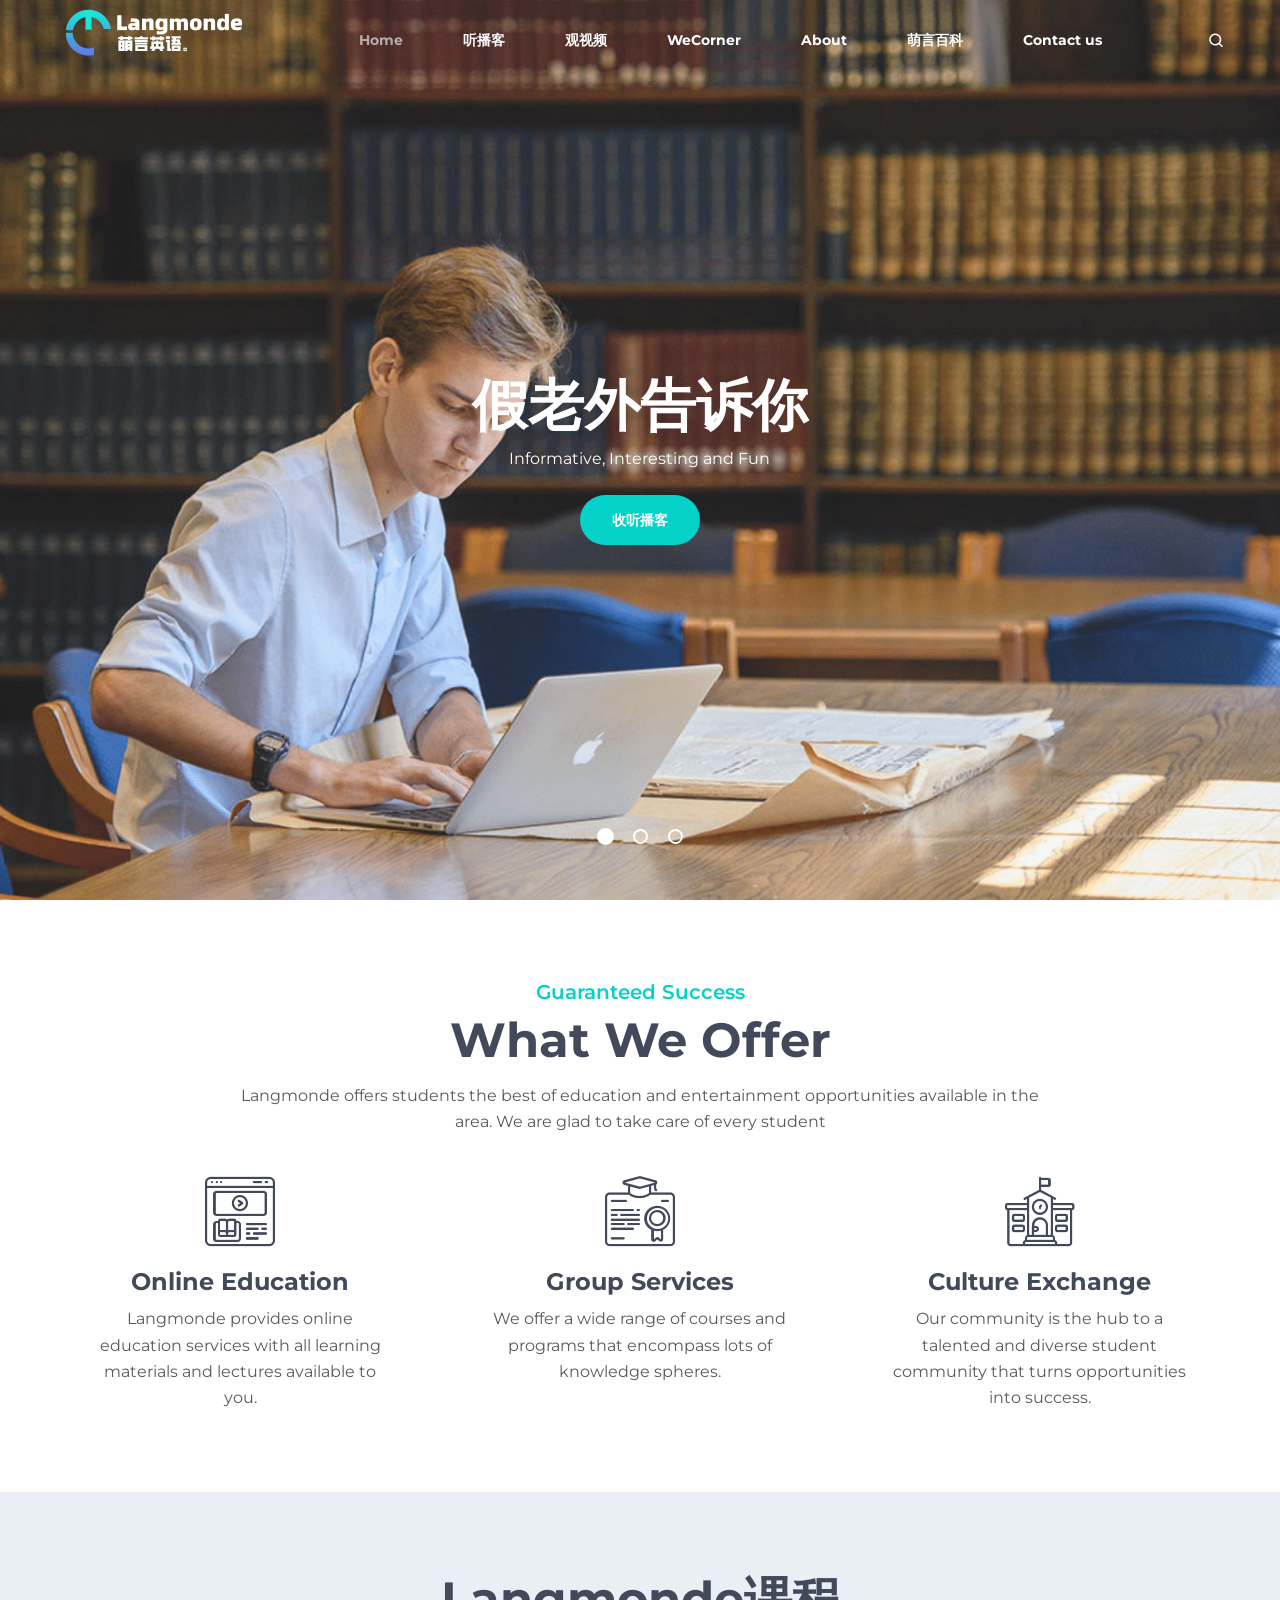
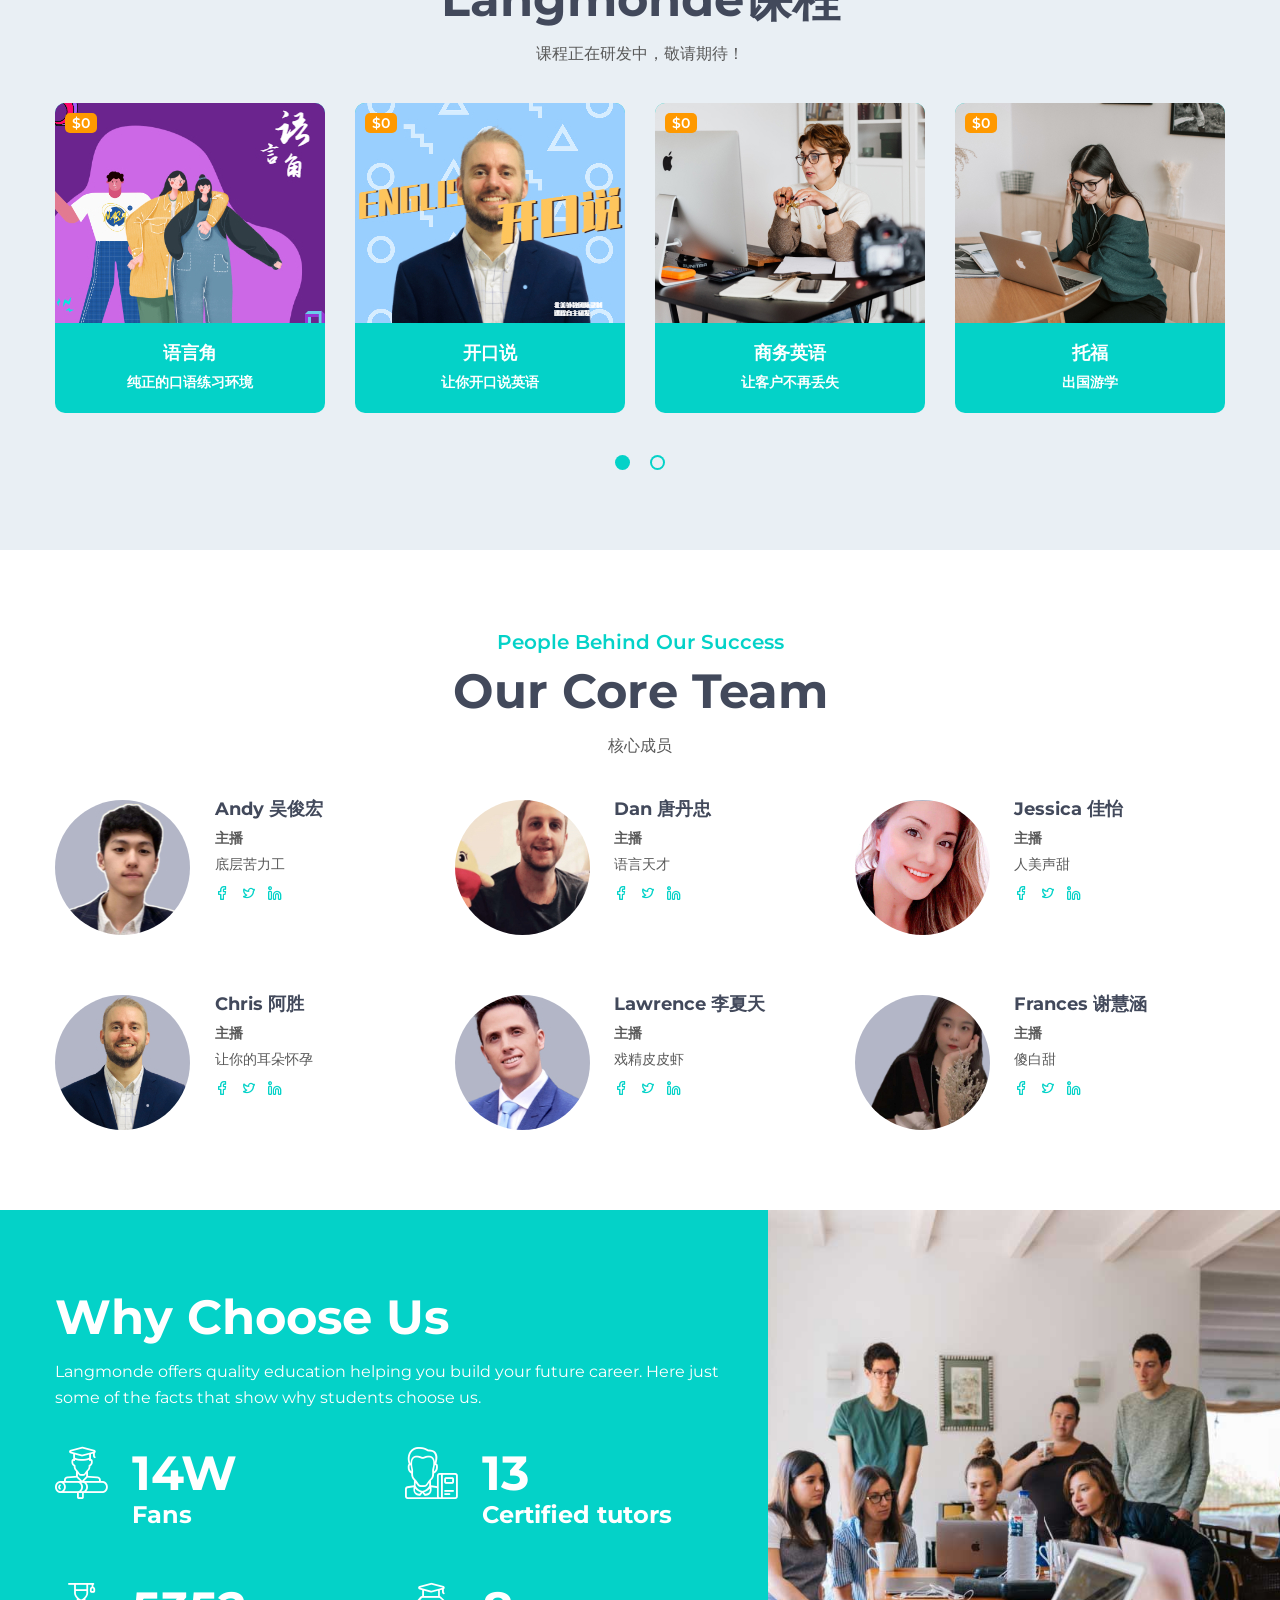
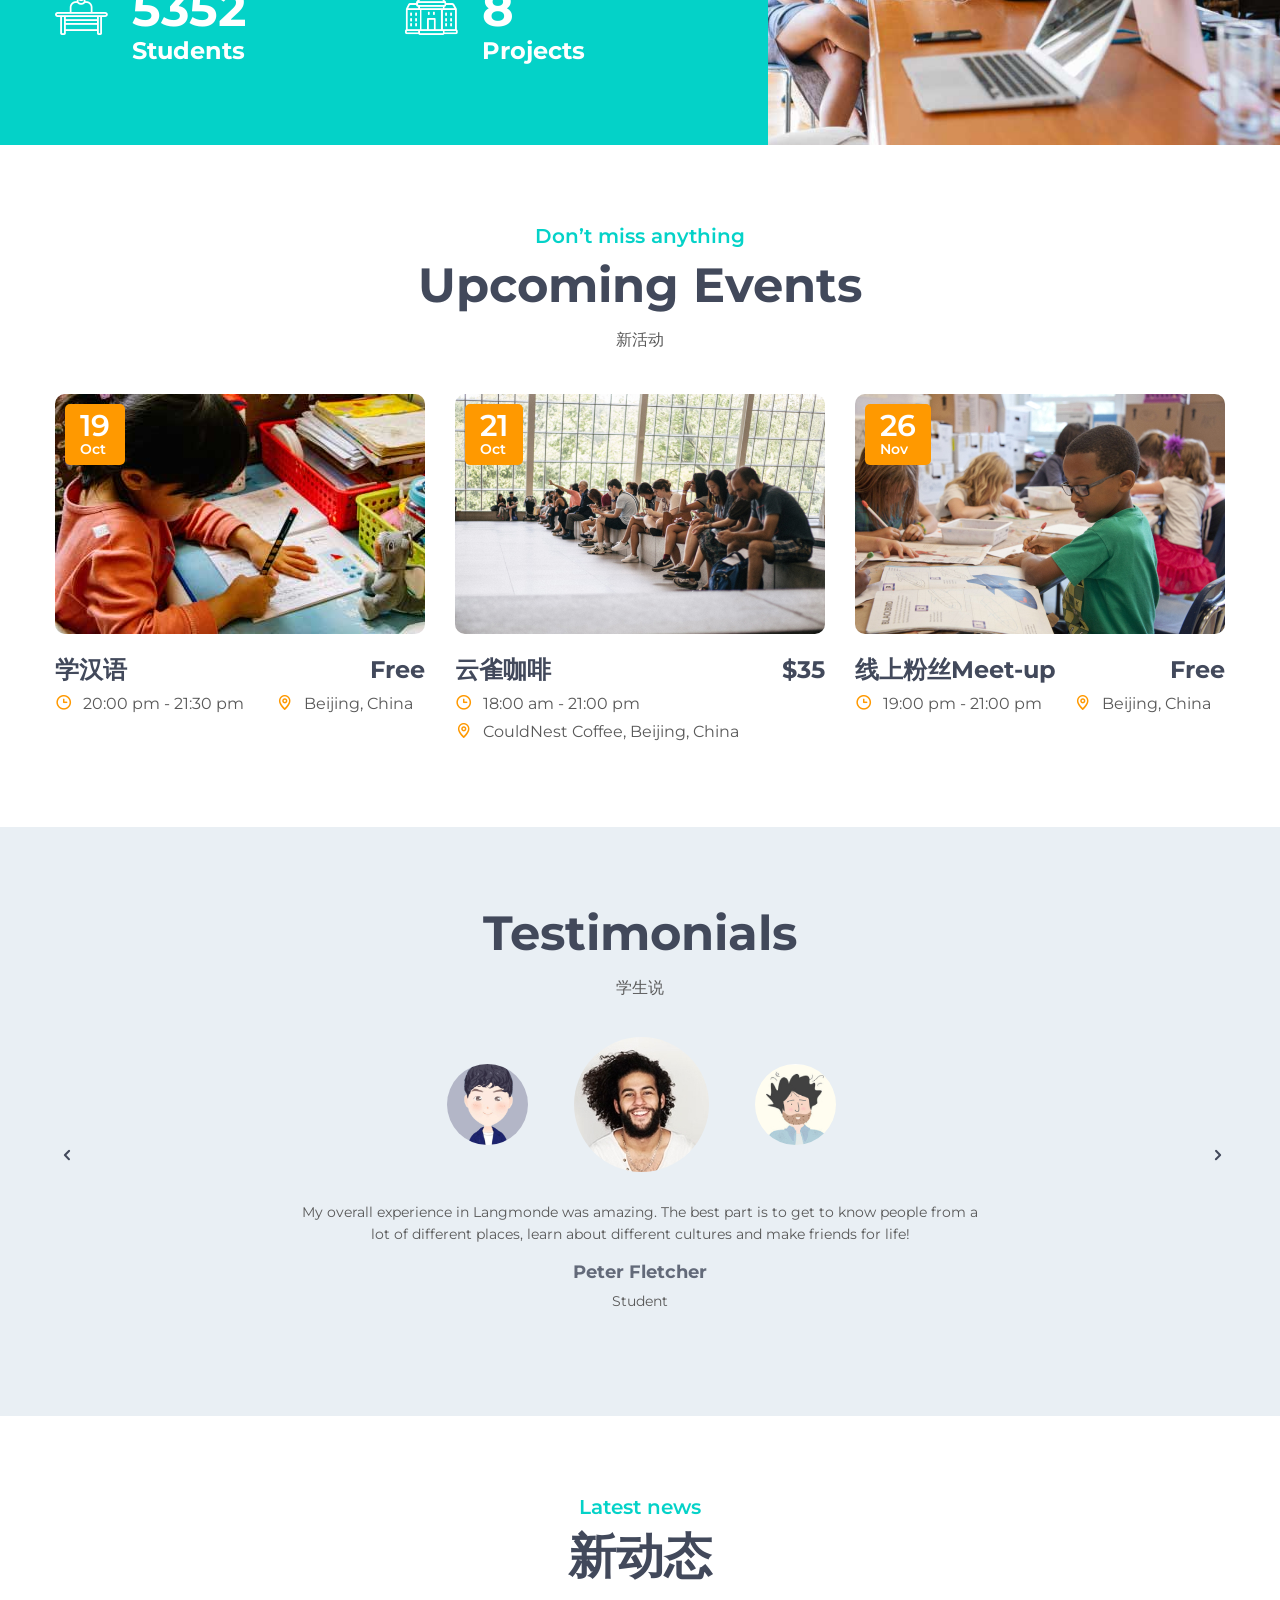
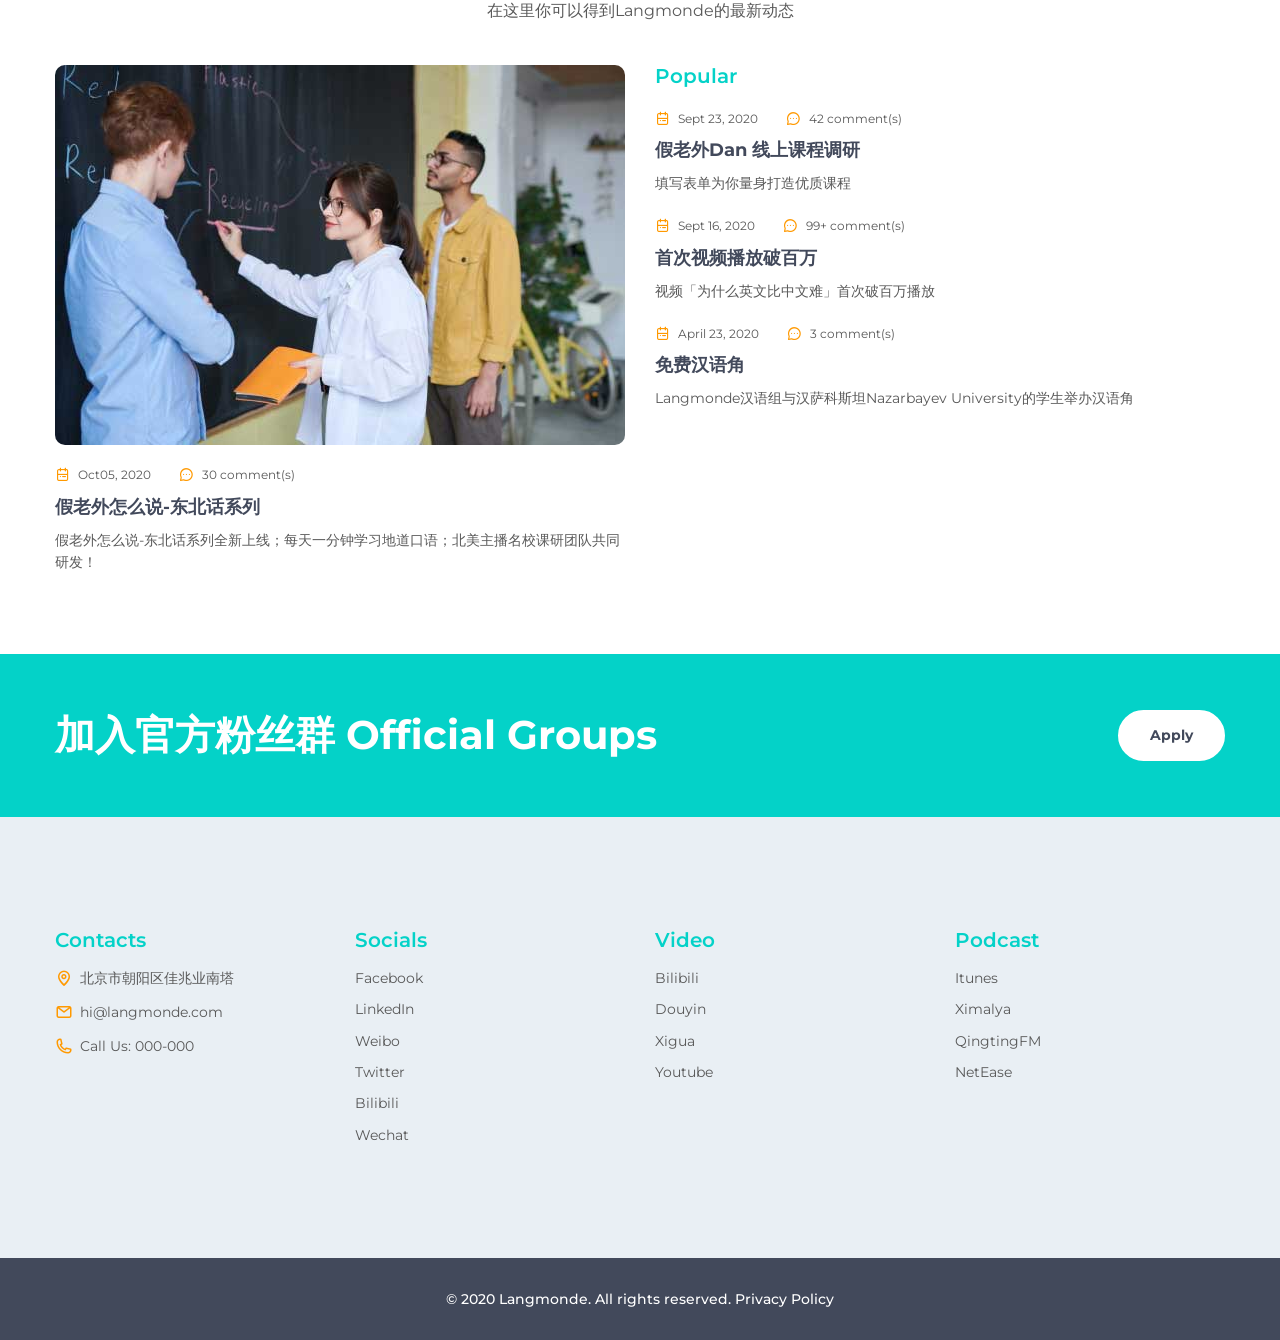
<file: index.html>
<!DOCTYPE html>
<html lang="en">
  <head>
    <title>Langmonde萌言英语 有趣，有用，有温度。</title>
    <meta charset="utf-8">
    <meta name="viewport" content="width=device-width, height=device-height, initial-scale=1.0">
    <meta http-equiv="X-UA-Compatible" content="IE=edge">
    <meta property="og:title" content="Langmonde萌言英语 有趣，有用，有温度。">
    <meta property="og:description"Langmonde萌言英语 有趣，有用，有温度。">
    <meta property="og:image" content="http://digipunk.netii.net/images/radar.gif">
    <meta property="og:url" content="http://digipunk.netii.net">
    <link rel="icon" href="images/favicon.ico" type="image/x-icon">
    <link rel="stylesheet" href="components/base/base.css">
    <script src="components/base/core.min.js"></script>
    <script src="components/base/script.js"></script>
    <link rel="bookmark"  type="images"  href="favicon.ico"/>
    <link rel="images" href="favicon.ico">
  </head>
  <body>
    <div class="page">
      <!--RD Navbar-->
      <header class="section rd-navbar-absolute-wrap" data-preset='{"title":"Navbar Default","category":"header","reload":true,"id":"navbar-default"}'>
        <nav class="rd-navbar" data-rd-navbar='{"responsive":{"1200":{"stickUpOffset":"50px"}}}'>
          <div class="navbar-container">
            <div class="navbar-cell">
              <div class="navbar-panel">
                <button class="navbar-switch novi-icon custom-font-menu" data-multi-switch='{"targets":".rd-navbar","scope":".rd-navbar","isolate":"[data-multi-switch]"}'></button>
                <div class="navbar-logo"><a class="navbar-logo-link" href="index.html"><img class="navbar-logo-inverse" src="images/logo-inverse-396x100.png" alt="Teachzy" width="198" height="50"/></a></div>
              </div>
            </div>
            <div class="navbar-spacer"></div>
            <div class="navbar-cell navbar-sidebar">
              <ul class="navbar-navigation rd-navbar-nav">
                <li class="navbar-navigation-root-item active"><a class="navbar-navigation-root-link" href="index.html">Home</a>
                </li>
                <li class="navbar-navigation-root-item"><a class="navbar-navigation-root-link" href="https://www.ximalaya.com/waiyu/25055962/">听播客</a>
                    <ul class="navbar-navigation-dropdown rd-navbar-dropdown">
                    <li class="navbar-navigation-back">
                      <button class="navbar-navigation-back-btn">Back</button>
                    </li>
                    <li class="navbar-navigation-dropdown-item"><a class="navbar-navigation-dropdown-link" href="https://www.ximalaya.com/waiyu/25055962/">假老外告诉你</a>
                    </li>
                    <li class="navbar-navigation-dropdown-item"><a class="navbar-navigation-dropdown-link" href="https://www.ximalaya.com/waiyu/42550304/">假老外怎么说</a>
                    </li>
                     <li class="navbar-navigation-dropdown-item"><a class="navbar-navigation-dropdown-link" href="https://podcasts.apple.com/cn/podcast/langmonde-%E5%81%87%E8%80%81%E5%A4%96%E5%91%8A%E8%AF%89%E4%BD%A0-%E5%AD%A6%E5%8F%A3%E8%AF%AD-%E6%82%89%E6%96%87%E5%8C%96/id1486147527">Itunes</a>
                    </li>
                  </ul>
                   </li>
                <li class="navbar-navigation-root-item"><a class="navbar-navigation-root-link" href="https://space.bilibili.com/435088927?from=search&seid=5559338794171055576">观视频</a>
                </li>
                <li class="navbar-navigation-root-item"><a class="navbar-navigation-root-link" href="https://wecorner.langmonde.com">WeCorner</a>
                </li>
                <li class="navbar-navigation-root-item"><a class="navbar-navigation-root-link" href="about.html">About</a>
                </li>
                <li class="navbar-navigation-root-item"><a class="navbar-navigation-root-link" href="http://help.langmonde.com">萌言百科</a>
                  <ul class="navbar-navigation-dropdown rd-navbar-dropdown">
                    <li class="navbar-navigation-back">
                      <button class="navbar-navigation-back-btn">Back</button>
                    </li>
                    <li class="navbar-navigation-dropdown-item"><a class="navbar-navigation-dropdown-link" href="http://help.langmonde.com">萌言百科</a>
                    </li>
                  </ul>
                </li>
                <li class="navbar-navigation-root-item"><a class="navbar-navigation-root-link" href="contact-us.html">Contact us</a>
                </li>
              </ul>
            </div>
            <div class="navbar-spacer"></div>
            <div class="navbar-cell">
              <div class="navbar-subpanel">
                <div class="navbar-subpanel-item">
                  <div class="navbar-search">
                    <div class="navbar-search-container">
                      <form class="navbar-search-form" action="search-results.html" method="GET" data-rd-search='{"output":".navbar-search-results","mode":"live","liveResults":3,"template":"<h5 class=\"search-title\"><a target=\"_top\" href=\"#{href}\" class=\"search-link\">#{title}</a></h5><p>...#{token}...</p>"}'>
                        <input class="navbar-search-input" type="text" placeholder="Enter search terms..." autocomplete="off" name="s"/>
                        <button class="navbar-search-btn custom-font-search novi-icon"></button>
                        <button class="navbar-search-close search-switch custom-font-close novi-icon" type="button" data-multi-switch='{"targets":".rd-navbar","scope":".rd-navbar","class":"navbar-search-active","isolate":"[data-multi-switch]:not(.search-switch)"}'></button>
                      </form>
                    </div>
                  </div>
                  <div class="navbar-search-results">No results</div>
                  <button class="navbar-button search-switch custom-font-search" data-multi-switch='{"targets":".rd-navbar","scope":".rd-navbar","class":"navbar-search-active","isolate":"[data-multi-switch]:not(.search-switch)"}'></button>
                </div>
              </div>
            </div>
          </div>
        </nav>
      </header>
      <!-- Swiper default-->
      <section class="swiper-container swiper-1 context-dark text-center" data-swiper>
        <!-- Additional required wrapper-->
        <div class="swiper-wrapper">
          <!-- Slides-->
          <div class="swiper-slide section-md" style="background-image: url( images/image-21-1920x998.jpg )">
            <div class="container">
              <div class="row justify-content-center">
                <div class="col-md-9 col-lg-7">
                  <h1>假老外告诉你</h1>
                  <p class="big">Informative, Interesting and Fun</p><a class="btn btn-primary" href="https://www.ximalaya.com/waiyu/25055962/">收听播客</a>
                </div>
              </div>
            </div>
          </div>
          <div class="swiper-slide section-md" style="background-image: url( images/image-07-1920x988.jpg )">
            <div class="container">
              <div class="row justify-content-center">
                <div class="col-md-9 col-lg-7">
                  <h1>萌言星球</h1>
                  <p class="big">不只是知识，还有知己。</p><a class="btn btn-primary" href="https://wx.zsxq.com/mweb/views/joingroup/join_group.html?group_id=28511251852211">登陆星球</a>
                </div>
              </div>
            </div>
          </div>
          <div class="swiper-slide section-md" style="background-image: url( images/image-17-1920x998.jpg )">
            <div class="container">
              <div class="row justify-content-center">
                <div class="col-md-9 col-lg-7">
                  <h1>Wecorner</h1>
                  <p class="big">练口语，就来Wecorner。</p><a class="btn btn-primary" href="http://wecorner.langmonde.com">Learn More</a>
                </div>
              </div>
            </div>
          </div>
        </div>
        <!-- Pagination-->
        <div class="swiper-pagination"></div>
      </section>
      <!-- Blurb default-->
      <section class="section-md bg-transparent text-center">
        <div class="container">
          <div class="text-block text-block-1" data-animate='{"class":"fadeIn"}'>
            <h5 class="text-primary">Guaranteed Success</h5>
            <h2>What We Offer</h2>
            <p class="big">Langmonde offers students the best of education and entertainment opportunities available in the area. We are glad to take care of every student</p>
          </div>
          <div class="row row-30 justify-content-center">
            <div class="col-sm-6 col-md-4">
                    <!-- Blurb-->
                    <article class="blurb blurb-2" data-animate='{"class":"fadeInUp"}'>
                      <div class="icon blurb-icon custom-font-online-course"></div>
                      <div class="blurb-title h4">Online Education</div>
                      <div class="blurb-text big">Langmonde provides online education services with all learning materials and lectures available to you.</div>
                    </article>
            </div>
            <div class="col-sm-6 col-md-4">
                    <!-- Blurb-->
                    <article class="blurb blurb-2" data-animate='{"class":"fadeInUp","delay":".15s"}'>
                      <div class="icon blurb-icon custom-font-degree"></div>
                      <div class="blurb-title h4">Group Services</div>
                      <div class="blurb-text big">We offer a wide range of courses and  programs that encompass lots of knowledge spheres.</div>
                    </article>
            </div>
            <div class="col-sm-6 col-md-4">
                    <!-- Blurb-->
                    <article class="blurb blurb-2" data-animate='{"class":"fadeInUp","delay":".3s"}'>
                      <div class="icon blurb-icon custom-font-school"></div>
                      <div class="blurb-title h4">Culture Exchange</div>
                      <div class="blurb-text big">Our community is the hub to a talented and diverse student community that turns opportunities into success.</div>
                    </article>
            </div>
          </div>
        </div>
      </section>
      <!-- Price box-->
      <section class="section-md bg-300 text-center">
        <div class="container">
          <div class="text-block text-block-1" data-animate='{"class":"fadeIn"}'>
            <h2>Langmonde课程</h2>
            <p class="big">课程正在研发中，敬请期待！</p>
          </div>
          <div class="owl-carousel owl-content-1" data-owl="{&quot;dots&quot;:true}" data-loop="false" data-items="1" data-sm-items="2" data-md-items="3" data-lg-items="4">
                  <!-- Price box-->
                  <div class="price-box">
                    <div class="price-box-media"><img class="price-box-img" src="images/image-01-270x220.jpg" alt="" width="270" height="220"/>
                      <div class="price-box-tag">$0</div>
                    </div>
                    <div class="price-box-body">
                      <div class="price-box-title h6"><a href="http://wecorner.langmonde.com"></a>语言角</div>
                      <div class="price-box-text">纯正的口语练习环境</div>
                    </div>
                  </div>
                  <!-- Price box-->
                  <div class="price-box">
                    <div class="price-box-media"><img class="price-box-img" src="images/image-02-270x220.jpg" alt="" width="270" height="220"/>
                      <div class="price-box-tag">$0</div>
                    </div>
                    <div class="price-box-body">
                      <div class="price-box-title h6"><a href="#">开口说</a></div>
                      <div class="price-box-text">让你开口说英语</div>
                    </div>
                  </div>
                  <!-- Price box-->
                  <div class="price-box">
                    <div class="price-box-media"><img class="price-box-img" src="images/image-03-270x220.jpg" alt="" width="270" height="220"/>
                      <div class="price-box-tag">$0</div>
                    </div>
                    <div class="price-box-body">
                      <div class="price-box-title h6"><a href="#">商务英语</a></div>
                      <div class="price-box-text">让客户不再丢失</div>
                    </div>
                  </div>
                  <!-- Price box-->
                  <div class="price-box">
                    <div class="price-box-media"><img class="price-box-img" src="images/image-04-270x220.jpg" alt="" width="270" height="220"/>
                      <div class="price-box-tag">$0</div>
                    </div>
                    <div class="price-box-body">
                      <div class="price-box-title h6"><a href="#">托福</a></div>
                      <div class="price-box-text">出国游学</div>
                    </div>
                  </div>
                  <!-- Price box-->
                  <div class="price-box">
                    <div class="price-box-media"><img class="price-box-img" src="images/image-18-270x220.jpg" alt="" width="270" height="220"/>
                      <div class="price-box-tag">$0</div>
                    </div>
                    <div class="price-box-body">
                      <div class="price-box-title h6"><a href="#">1V1</a></div>
                      <div class="price-box-text">名师1V1</div>
                    </div>
                  </div>
          </div>
        </div>
      </section>
      <!-- Person side-->
      <section class="section-md bg-transparent text-center">
        <div class="container">
          <div class="text-block text-block-1" data-animate='{"class":"fadeIn"}'>
            <h5 class="text-primary">People Behind Our Success</h5>
            <h2>Our Core Team</h2>
            <p class="big">核心成员</p>
          </div>
          <div class="row row-30 row-lg-60">
            <div class="col-xs-6 col-lg-4">
                    <!-- Person side-->
                    <div class="person person-side" data-animate='{"class":"fadeInUp"}'>
                      <div class="person-media"><img class="person-img" src="images/person-01-135x135.jpg" alt="" width="135" height="135"/>
                      </div>
                      <div class="person-body">
                        <div class="person-title h6"><a href="team-member.html">Andy 吴俊宏</a></div>
                        <div class="person-meta">主播</div>
                        <div class="person-text">底层苦力工</div>
                        <div class="person-social social"><a class="icon social-icon custom-font-facebook" href="#"></a><a class="icon social-icon custom-font-twitter" href="#"></a><a class="icon social-icon custom-font-linkedin" href="#"></a>
                        </div>
                      </div>
                    </div>
            </div>
            <div class="col-xs-6 col-lg-4">
                    <!-- Person side-->
                    <div class="person person-side" data-animate='{"class":"fadeInUp","delay":".15s"}'>
                      <div class="person-media"><img class="person-img" src="images/person-02-135x135.jpg" alt="" width="135" height="135"/>
                      </div>
                      <div class="person-body">
                        <div class="person-title h6"><a href="team-member.html">Dan 唐丹忠</a></div>
                        <div class="person-meta">主播</div>
                        <div class="person-text">语言天才</div>
                        <div class="person-social social"><a class="icon social-icon custom-font-facebook" href="#"></a><a class="icon social-icon custom-font-twitter" href="#"></a><a class="icon social-icon custom-font-linkedin" href="#"></a>
                        </div>
                      </div>
                    </div>
            </div>
            <div class="col-xs-6 col-lg-4">
                    <!-- Person side-->
                    <div class="person person-side" data-animate='{"class":"fadeInUp","delay":".3s"}'>
                      <div class="person-media"><img class="person-img" src="images/person-03-135x135.jpg" alt="" width="135" height="135"/>
                      </div>
                      <div class="person-body">
                        <div class="person-title h6"><a href="team-member.html">Jessica 佳怡</a></div>
                        <div class="person-meta">主播</div>
                        <div class="person-text">人美声甜</div>
                        <div class="person-social social"><a class="icon social-icon custom-font-facebook" href="#"></a><a class="icon social-icon custom-font-twitter" href="#"></a><a class="icon social-icon custom-font-linkedin" href="#"></a>
                        </div>
                      </div>
                    </div>
            </div>
            <div class="col-xs-6 col-lg-4">
                    <!-- Person side-->
                    <div class="person person-side" data-animate='{"class":"fadeInUp"}'>
                      <div class="person-media"><img class="person-img" src="images/person-04-135x135.jpg" alt="" width="135" height="135"/>
                      </div>
                      <div class="person-body">
                        <div class="person-title h6"><a href="team-member.html">Chris 阿胜</a></div>
                        <div class="person-meta">主播</div>
                        <div class="person-text">让你的耳朵怀孕</div>
                        <div class="person-social social"><a class="icon social-icon custom-font-facebook" href="#"></a><a class="icon social-icon custom-font-twitter" href="#"></a><a class="icon social-icon custom-font-linkedin" href="#"></a>
                        </div>
                      </div>
                    </div>
            </div>
            <div class="col-xs-6 col-lg-4">
                    <!-- Person side-->
                    <div class="person person-side" data-animate='{"class":"fadeInUp","delay":".15s"}'>
                      <div class="person-media"><img class="person-img" src="images/person-05-135x135.jpg" alt="" width="135" height="135"/>
                      </div>
                      <div class="person-body">
                        <div class="person-title h6"><a href="team-member.html">Lawrence 李夏天</a></div>
                        <div class="person-meta">主播</div>
                        <div class="person-text">戏精皮皮虾</div>
                        <div class="person-social social"><a class="icon social-icon custom-font-facebook" href="#"></a><a class="icon social-icon custom-font-twitter" href="#"></a><a class="icon social-icon custom-font-linkedin" href="#"></a>
                        </div>
                      </div>
                    </div>
            </div>
            <div class="col-xs-6 col-lg-4">
                    <!-- Person side-->
                    <div class="person person-side" data-animate='{"class":"fadeInUp","delay":".3s"}'>
                      <div class="person-media"><img class="person-img" src="images/person-06-135x135.jpg" alt="" width="135" height="135"/>
                      </div>
                      <div class="person-body">
                        <div class="person-title h6"><a href="team-member.html">Frances 谢慧涵</a></div>
                        <div class="person-meta">主播</div>
                        <div class="person-text">傻白甜</div>
                        <div class="person-social social"><a class="icon social-icon custom-font-facebook" href="#"></a><a class="icon social-icon custom-font-twitter" href="#"></a><a class="icon social-icon custom-font-linkedin" href="#"></a>
                        </div>
                      </div>
                    </div>
            </div>
          </div>
        </div>
      </section>
      <!-- Counters-->
      <section class="section-lg bg-primary bg-image-wrap context-dark text-center text-md-left">
        <div class="bg-image-wrap-item bg-image" style="background-image:url(images/image-05-875x705.jpg);"></div>
        <div class="container">
          <div class="row">
            <div class="col-lg-7">
              <div class="pr-xxl-5">
                <h2>Why Choose Us</h2>
                <p class="big">Langmonde offers quality education helping you build your future career. Here just some of the facts that show why students choose us.</p>
                <div class="row row-30 row-lg-55">
                  <div class="col-6 col-sm-3 col-md-6">
                          <!-- Blurb side-->
                          <article class="blurb blurb-side">
                            <div class="blurb-item">
                              <div class="icon blurb-icon custom-font-graduated"></div>
                            </div>
                            <div class="blurb-body">
                              <div class="blurb-counter-value h2"><span data-counter="">18</span><span class="counter-postfix">W</span>
                              </div>
                              <div class="blurb-title h4">Fans</div>
                            </div>
                          </article>
                  </div>
                  <div class="col-6 col-sm-3 col-md-6">
                          <!-- Blurb side-->
                          <article class="blurb blurb-side">
                            <div class="blurb-item">
                              <div class="icon blurb-icon custom-font-male-teacher"></div>
                            </div>
                            <div class="blurb-body">
                              <div class="blurb-counter-value h2"><span data-counter="">16</span><span class="counter-postfix"></span>
                              </div>
                              <div class="blurb-title h4">Certified tutors</div>
                            </div>
                          </article>
                  </div>
                  <div class="col-6 col-sm-3 col-md-6">
                          <!-- Blurb side-->
                          <article class="blurb blurb-side">
                            <div class="blurb-item">
                              <div class="icon blurb-icon custom-font-student-at-desk"></div>
                            </div>
                            <div class="blurb-body">
                              <div class="blurb-counter-value h2"><span data-counter="">6500</span>
                              </div>
                              <div class="blurb-title h4">Students</div>
                            </div>
                          </article>
                  </div>
                  <div class="col-6 col-sm-3 col-md-6">
                          <!-- Blurb side-->
                          <article class="blurb blurb-side">
                            <div class="blurb-item">
                              <div class="icon blurb-icon custom-font-university"></div>
                            </div>
                            <div class="blurb-body">
                              <div class="blurb-counter-value h2"><span data-counter="">10</span>
                              </div>
                              <div class="blurb-title h4">Projects</div>
                            </div>
                          </article>
                  </div>
                </div>
              </div>
            </div>
          </div>
        </div>
      </section>
      <!-- Post event-->
      <section class="section-md bg-transparent text-center">
        <div class="container">
          <div class="text-block text-block-1" data-animate='{"class":"fadeIn"}'>
            <h5 class="text-primary">Don’t miss anything</h5>
            <h2>Upcoming Events</h2>
            <p class="big">新活动</p>
          </div>
          <div class="row row-30 justify-content-center">
            <div class="col-xs-8 col-sm-6 col-md-4">
                    <!-- Post event-->
                    <div class="post post-event" data-animate='{"class":"fadeInUp"}'><a class="post-media" href="#"><img class="post-img" src="images/image-06-370x240.jpg" alt="" width="370" height="240"/>
                        <div class="post-date">
                          <div class="post-day">19</div>
                          <div class="post-month">Oct</div>
                        </div></a>
                      <div class="post-heading h4">
                        <div class="post-title"><a href="#">学汉语</a></div>
                        <div class="post-price">Free</div>
                      </div>
                      <div class="post-meta post-meta-vertical big">
                        <div class="post-meta-item">
                          <div class="post-meta-icon custom-font-clock"></div>
                          <div class="post-time">20:00 pm - 21:30 pm</div>
                        </div>
                        <div class="post-meta-item">
                          <div class="post-meta-icon custom-font-pin"></div>
                          <div class="post-location">Beijing, China</div>
                        </div>
                      </div>
                    </div>
            </div>
            <div class="col-xs-8 col-sm-6 col-md-4">
                    <!-- Post event-->
                    <div class="post post-event" data-animate='{"class":"fadeInUp","delay":".15s"}'><a class="post-media" href="#"><img class="post-img" src="images/image-07-370x240.jpg" alt="" width="370" height="240"/>
                        <div class="post-date">
                          <div class="post-day">21</div>
                          <div class="post-month">Oct</div>
                        </div></a>
                      <div class="post-heading h4">
                        <div class="post-title"><a href="#">云雀咖啡</a></div>
                        <div class="post-price">$35</div>
                      </div>
                      <div class="post-meta post-meta-vertical big">
                        <div class="post-meta-item">
                          <div class="post-meta-icon custom-font-clock"></div>
                          <div class="post-time">18:00 am - 21:00 pm</div>
                        </div>
                        <div class="post-meta-item">
                          <div class="post-meta-icon custom-font-pin"></div>
                          <div class="post-location">CouldNest Coffee, Beijing, China</div>
                        </div>
                      </div>
                    </div>
            </div>
            <div class="col-xs-8 col-sm-6 col-md-4">
                    <!-- Post event-->
                    <div class="post post-event" data-animate='{"class":"fadeInUp","delay":".3s"}'><a class="post-media" href="#"><img class="post-img" src="images/image-08-370x240.jpg" alt="" width="370" height="240"/>
                        <div class="post-date">
                          <div class="post-day">26</div>
                          <div class="post-month">Nov</div>
                        </div></a>
                      <div class="post-heading h4">
                        <div class="post-title"><a href="#">线上粉丝Meet-up</a></div>
                        <div class="post-price">Free</div>
                      </div>
                      <div class="post-meta post-meta-vertical big">
                        <div class="post-meta-item">
                          <div class="post-meta-icon custom-font-clock"></div>
                          <div class="post-time">19:00 pm - 21:00 pm</div>
                        </div>
                        <div class="post-meta-item">
                          <div class="post-meta-icon custom-font-pin"></div>
                          <div class="post-location">Beijing, China</div>
                        </div>
                      </div>
                    </div>
            </div>
          </div>
        </div>
      </section>
      <!-- Testimonials-->
      <section class="section-md bg-300 text-center">
        <div class="container">
          <div class="text-block text-block-1" data-animate='{"class":"fadeIn"}'>
            <h2>Testimonials</h2>
            <p class="big">学生说</p>
          </div>
          <div class="slick-person-container">
            <div class="slick-slider slick-person-img slider-nav" data-slick='{"slidesToShow":3,"arrows":false,"asNavFor":".slider-for","focusOnSelect":true,"centerMode":true,"centerPadding":"0px"}'>
              <div class="slick-content"><img src="images/person-11-135x135.jpg" alt="" width="135" height="135"/>
              </div>
              <div class="slick-content"><img src="images/StudentFeedback1.jpg" alt="" width="135" height="135"/>
              </div>
              <div class="slick-content"><img src="images/person-10-135x135.jpg" alt="" width="135" height="135"/>
              </div>
              <div class="slick-content"><img src="images/person-12-135x135.jpg" alt="" width="135" height="135"/>
              </div>
            </div>
            <div class="slick-slider slick-person-content slider-for" data-slick='{"arrows":true,"asNavFor":".slider-nav","autoplay":true,"autoplaySpeed":5000,"fade":true}'>
              <div class="slick-content">
                      <!-- Quote-->
                      <blockquote class="quote quote-simple">
                        <q class="quote-text">My overall experience in Langmonde was amazing. The best part is to get to know people from a lot of different places, learn about different cultures and make friends for life!</q>
                        <cite class="quote-cite h6">Peter Fletcher</cite>
                        <div class="quote-meta">Student</div>
                      </blockquote>
              </div>
              <div class="slick-content">
                      <!-- Quote-->
                      <blockquote class="quote quote-simple">
                        <q class="quote-text">Studying with Langmonde was an exceptional and international experience for me. It did not only advance my studies and knowledge but even gave me the chance to make friends across the globe.</q>
                        <cite class="quote-cite h6">Jenny Wilson</cite>
                        <div class="quote-meta">Student</div>
                      </blockquote>
              </div>
              <div class="slick-content">
                      <!-- Quote-->
                      <blockquote class="quote quote-simple">
                        <q class="quote-text">I made friends from countries all over the world. That’s really amazing! And Langmonde is just like a quiet oasis in the crowded city, it’s really pleasant to study here.</q>
                        <cite class="quote-cite h6">John Adams</cite>
                        <div class="quote-meta">Student</div>
                      </blockquote>
              </div>
              <div class="slick-content">
                      <!-- Quote-->
                      <blockquote class="quote quote-simple">
                        <q class="quote-text">I've been working at Langmonde for over 1 years. As a host I love interacting with students and share my knowledge. Here you can definitely make connections for life!</q>
                        <cite class="quote-cite h6">Mark</cite>
                        <div class="quote-meta">Professor</div>
                      </blockquote>
              </div>
            </div>
          </div>
        </div>
      </section>
      <!-- Blog-->
      <section class="section-md bg-transparent">
        <div class="container">
          <div class="text-block text-block-1 text-center" data-animate='{"class":"fadeIn"}'>
            <h5 class="text-primary">Latest news</h5>
            <h2>新动态</h2>
            <p class="big">在这里你可以得到Langmonde的最新动态</p>
          </div>
          <div class="row row-30 justify-content-center">
            <div class="col-xs-10 col-sm-6">
                    <!-- Post-->
                    <div class="post" data-animate='{"class":"fadeIn"}'><a class="post-media" href="#"><img class="post-img" src="images/image-09-570x380.jpg" alt="" width="570" height="380"/></a>
                      <div class="post-meta">
                        <div class="post-meta-item">
                          <div class="post-meta-icon custom-font-calendar"></div>
                          <div class="post-date">Oct05, 2020</div>
                        </div>
                        <div class="post-meta-item">
                          <div class="post-meta-icon custom-font-message-circle"></div>
                          <div class="post-comment">30 comment(s)</div>
                        </div>
                      </div>
                      <div class="post-title h6"><a href="single-post.html">假老外怎么说-东北话系列</a></div>
                      <div class="post-text">假老外怎么说-东北话系列全新上线；每天一分钟学习地道口语；北美主播名校课研团队共同研发！</div>
                    </div>
            </div>
            <div class="col-xs-10 col-sm-6">
              <h5 class="text-primary">Popular</h5>
                    <!-- Post-->
                    <div class="post" data-animate='{"class":"fadeInUp"}'>
                      <div class="post-meta">
                        <div class="post-meta-item">
                          <div class="post-meta-icon custom-font-calendar"></div>
                          <div class="post-date">Sept 23, 2020</div>
                        </div>
                        <div class="post-meta-item">
                          <div class="post-meta-icon custom-font-message-circle"></div>
                          <div class="post-comment">42 comment(s)</div>
                        </div>
                      </div>
                      <div class="post-title h6"><a href="http://langmonde.mikecrm.com/WhWygfI">假老外Dan 线上课程调研</a></div>
                      <div class="post-text">填写表单为你量身打造优质课程</div>
                    </div>
                    <!-- Post-->
                    <div class="post" data-animate='{"class":"fadeInUp"}'>
                      <div class="post-meta">
                        <div class="post-meta-item">
                          <div class="post-meta-icon custom-font-calendar"></div>
                          <div class="post-date">Sept 16, 2020</div>
                        </div>
                        <div class="post-meta-item">
                          <div class="post-meta-icon custom-font-message-circle"></div>
                          <div class="post-comment">99+ comment(s)</div>
                        </div>
                      </div>
                      <div class="post-title h6"><a href="#">首次视频播放破百万</a></div>
                      <div class="post-text">视频「为什么英文比中文难」首次破百万播放</div>
                    </div>
                    <!-- Post-->
                    <div class="post" data-animate='{"class":"fadeInUp"}'>
                      <div class="post-meta">
                        <div class="post-meta-item">
                          <div class="post-meta-icon custom-font-calendar"></div>
                          <div class="post-date">April 23, 2020</div>
                        </div>
                        <div class="post-meta-item">
                          <div class="post-meta-icon custom-font-message-circle"></div>
                          <div class="post-comment">3 comment(s)</div>
                        </div>
                      </div>
                      <div class="post-title h6"><a href="#">免费汉语角</a></div>
                      <div class="post-text">Langmonde汉语组与汉萨科斯坦Nazarbayev University的学生举办汉语角</div>
                    </div>
            </div>
          </div>
        </div>
      </section>
      <!-- Call to action-->
      <section class="section-sm bg-primary context-dark text-center">
        <div class="container">
          <div class="group-16 d-lg-flex flex-wrap justify-content-between align-items-center">
            <h3>加入官方粉丝群 Official Groups</h3><a class="btn btn-primary" href="#">Apply</a>
          </div>
        </div>
      </section>
      <!-- Footer default-->
      <footer class="section footer">
        <div class="footer-top bg-300">
          <div class="container">
            <div class="row row-30">
              <div class="col-xs-6 col-md-3">
                <h5 class="footer-title">Contacts</h5>
                <ul class="list list-icons">
                  <li class="list-item">
                    <div class="list-icon custom-font-pin"></div><a class="link link-inherit" href="#">北京市朝阳区佳兆业南塔</a>
                  </li>
                  <li class="list-item">
                    <div class="list-icon custom-font-email"></div><a class="link link-inherit" href="mailto:#">hi@langmonde.com</a>
                  </li>
                  <li class="list-item">
                    <div class="list-icon custom-font-phone"></div><span><span>Call Us: </span><a class="link link-inherit" href="tel:#">000-000</a></span>
                  </li>
                </ul>
              </div>
              <div class="col-6 col-md-3">
                <h5 class="footer-title">Socials</h5>
                <ul class="list list-sm">
                  <li class="list-item"><a class="link link-inherit" href="#">Facebook</a></li>
                  <li class="list-item"><a class="link link-inherit" href="#">LinkedIn</a></li>
                  <li class="list-item"><a class="link link-inherit" href="#">Weibo</a></li>
                  <li class="list-item"><a class="link link-inherit" href="#">Twitter</a></li>
                  <li class="list-item"><a class="link link-inherit" href="#">Bilibili</a></li>
                  <li class="list-item"><a class="link link-inherit" href="#">Wechat</a></li>
                </ul>
              </div>
              <div class="col-6 col-md-3">
                <h5 class="footer-title">Video</h5>
                <ul class="list list-sm">
                  <li class="list-item"><a class="link link-inherit" href="#">Bilibili</a></li>
                  <li class="list-item"><a class="link link-inherit" href="#">Douyin</a></li>
                  <li class="list-item"><a class="link link-inherit" href="#">Xigua</a></li>
                  <li class="list-item"><a class="link link-inherit" href="#">Youtube</a></li>
                </ul>
              </div>
              <div class="col-6 col-md-3">
                <h5 class="footer-title">Podcast</h5>
                <ul class="list list-sm">
                  <li class="list-item"><a class="link link-inherit" href="#">Itunes</a></li>
                  <li class="list-item"><a class="link link-inherit" href="#">Ximalya</a></li>
                  <li class="list-item"><a class="link link-inherit" href="#">QingtingFM</a></li>
                  <li class="list-item"><a class="link link-inherit" href="#">NetEase</a></li>
           
                </ul>
              </div>
            </div>
          </div>
        </div>
        <div class="footer-bottom bg-700 context-dark text-center">
          <div class="container">
                  <!-- Copyright-->
                  <p class="rights"><span>&copy; 2020&nbsp;</span><span>Langmonde</span><span>. All rights reserved.&nbsp;</span><a class="link link-inherit" href="privacy-policy.html">Privacy Policy</a></p>
          </div>
        </div>
      </footer>
    </div>
    <!-- Preloader-->
    <div class="preloader">
      <div class="preloader-inner">
        <div class="preloader-dot"></div>
        <div class="preloader-dot"></div>
        <div class="preloader-dot"></div>
        <div class="preloader-dot"></div>
      </div>
    </div>
<script src="//code.tidio.co/eztsy0quknuq01ifyhq7bakr9sqnggdl.js" async></script>
  </body>
</html>
</file>
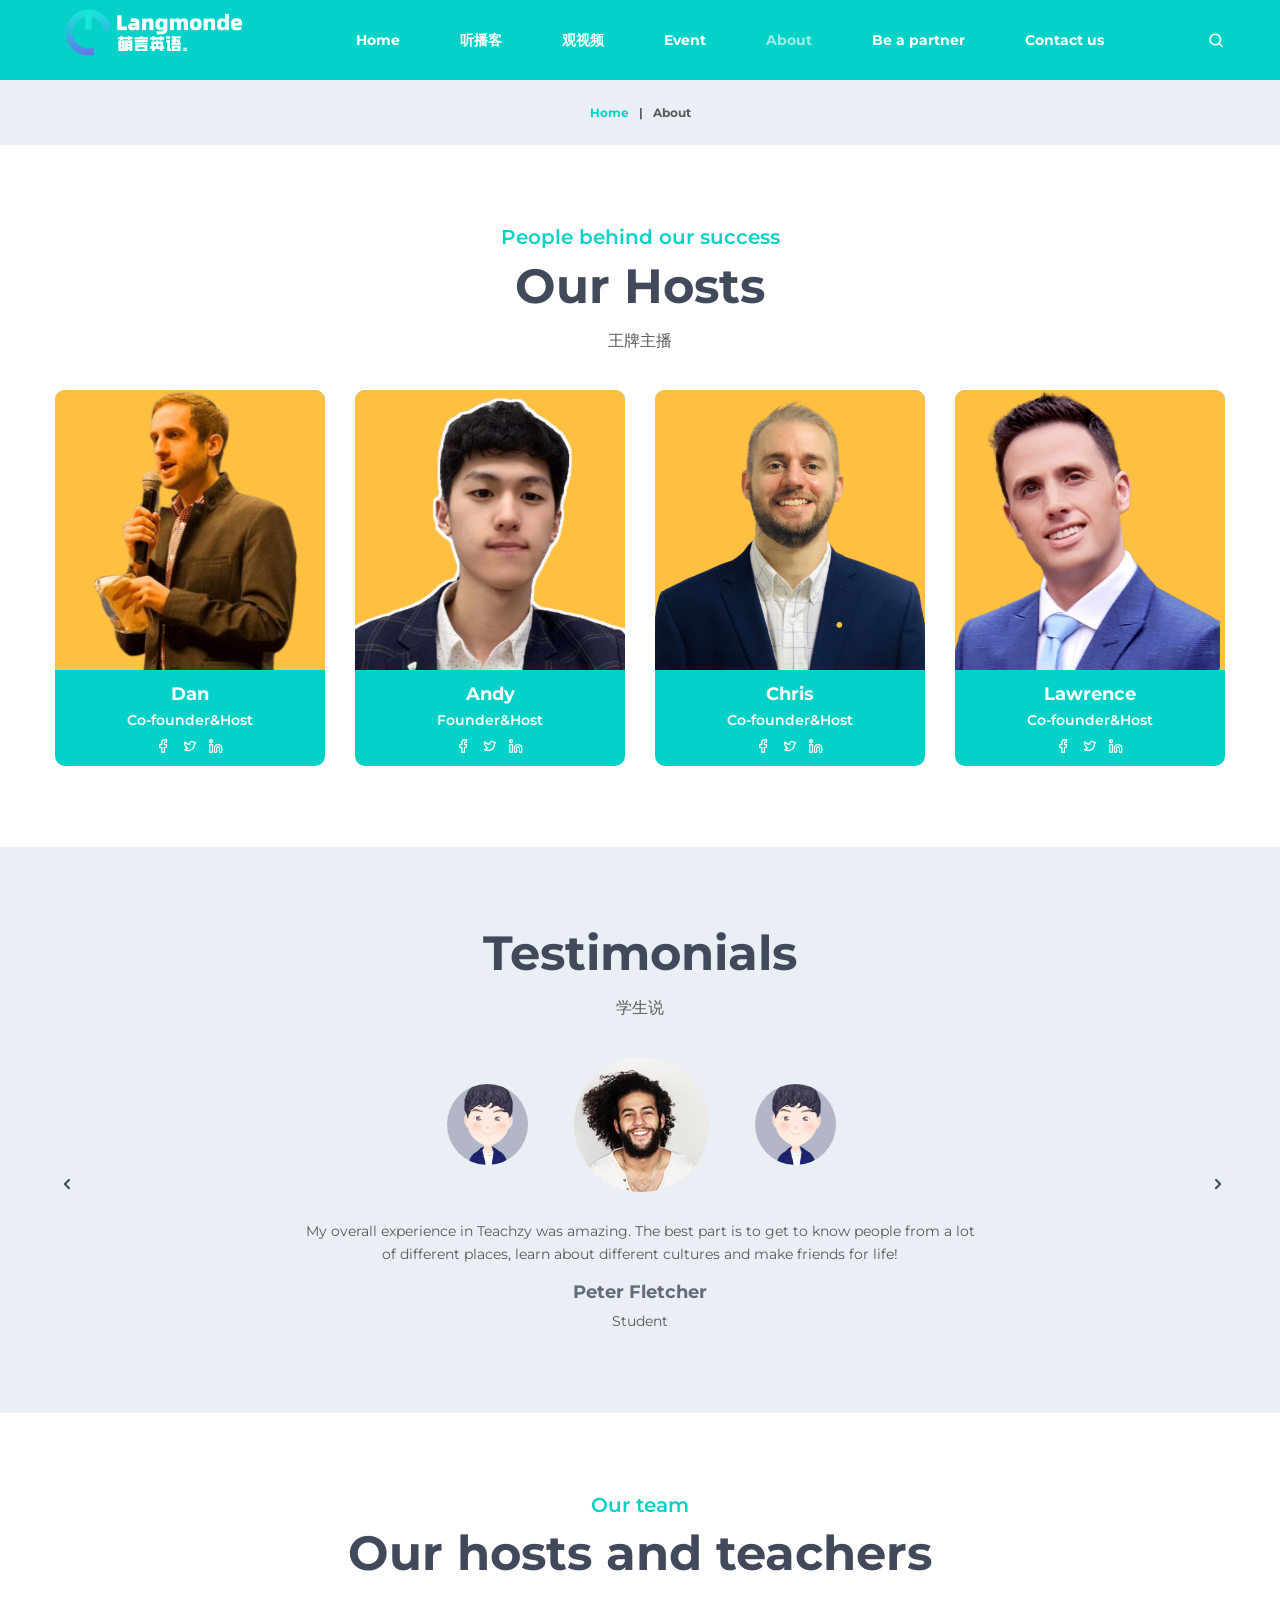
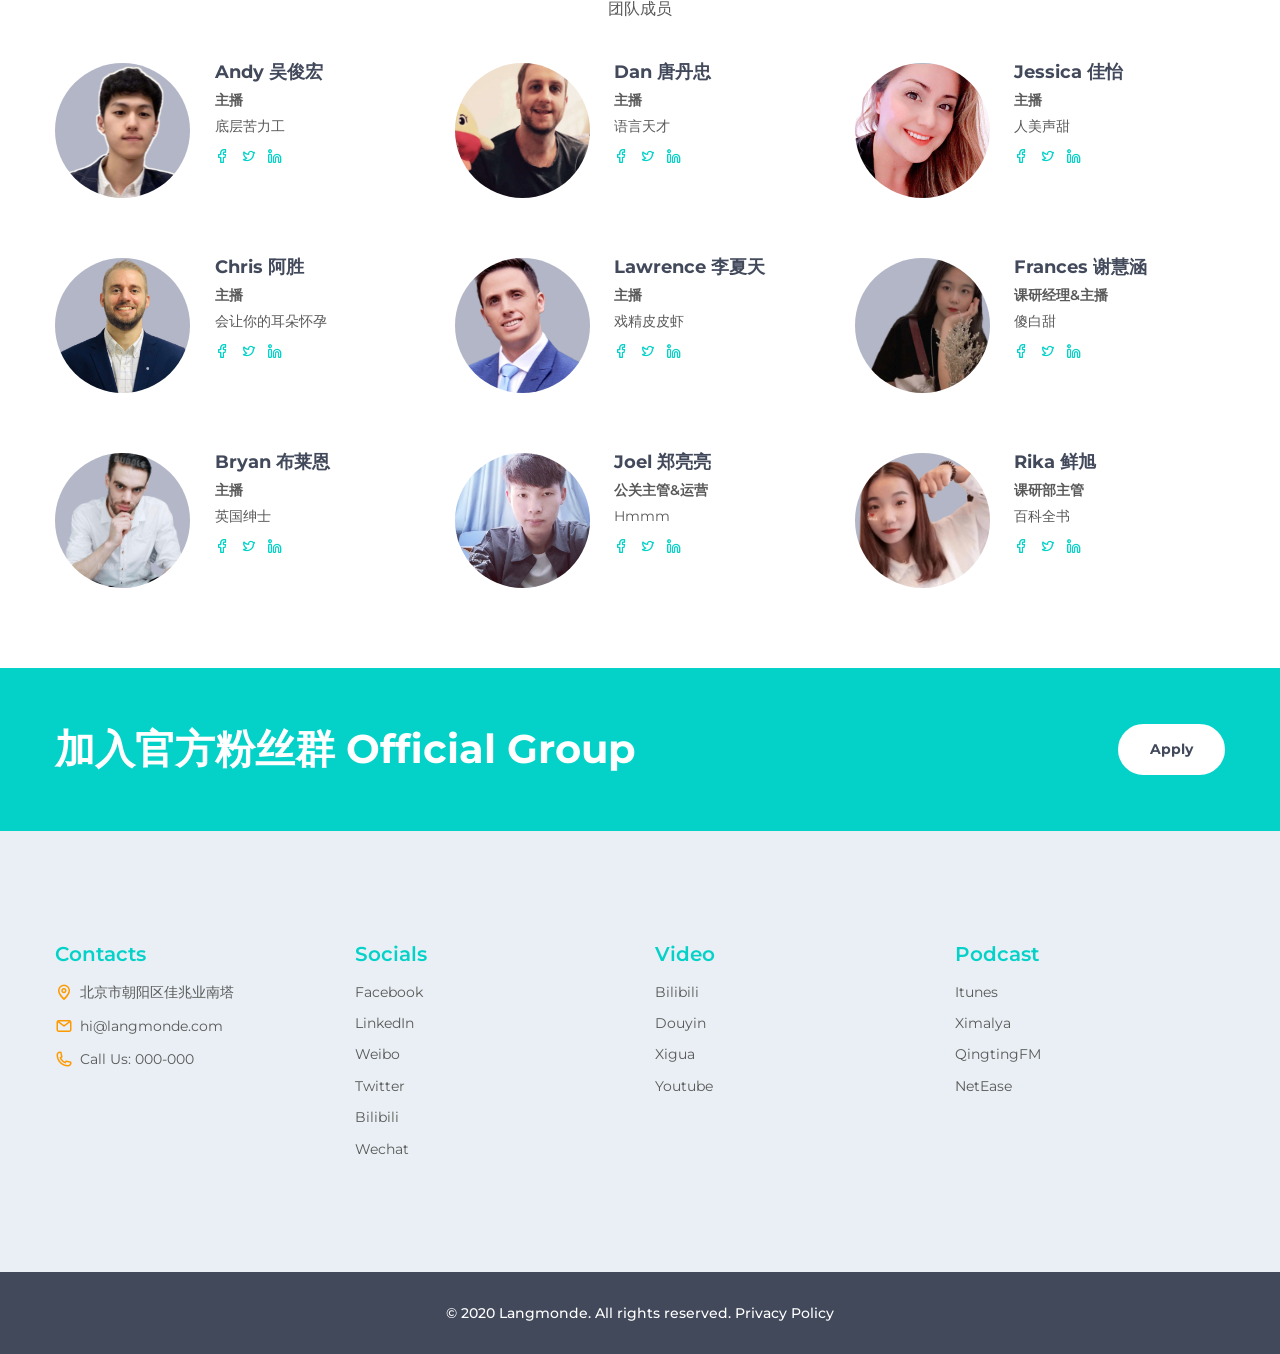
<file: about.html>
<!DOCTYPE html>
<html lang="en">
  <head>
    <title>About</title>
    <meta charset="utf-8">
    <meta name="viewport" content="width=device-width, height=device-height, initial-scale=1.0">
    <meta http-equiv="X-UA-Compatible" content="IE=edge">
    <meta property="og:title" content="Template Monster Admin Template">
    <meta property="og:description" content="brevis, barbatus clabulares aliquando convertam de dexter, peritus capio. devatio clemens habitio est.">
    <meta property="og:image" content="http://digipunk.netii.net/images/radar.gif">
    <meta property="og:url" content="http://digipunk.netii.net">
    <link rel="icon" href="images/favicon.ico" type="image/x-icon">
    <link rel="stylesheet" href="components/base/base.css">
    <script src="components/base/core.min.js"></script>
    <script src="components/base/script.js"></script>
  </head>
  <body>
    <div class="page">
      <!--RD Navbar-->
      <header class="section rd-navbar-wrap" data-preset='{"title":"Navbar Default","category":"header","reload":true,"id":"navbar-default"}'>
        <nav class="rd-navbar" data-rd-navbar='{"responsive":{"1200":{"stickUpOffset":"50px"}}}'>
          <div class="navbar-container">
            <div class="navbar-cell">
              <div class="navbar-panel">
                <button class="navbar-switch novi-icon custom-font-menu" data-multi-switch='{"targets":".rd-navbar","scope":".rd-navbar","isolate":"[data-multi-switch]"}'></button>
                <div class="navbar-logo"><a class="navbar-logo-link" href="index.html"><img class="navbar-logo-inverse" src="images/logo-inverse-396x100.png" alt="Teachzy" width="198" height="50"/></a></div>
              </div>
            </div>
            <div class="navbar-spacer"></div>
            <div class="navbar-cell navbar-sidebar">
              <ul class="navbar-navigation rd-navbar-nav">
                  <li class="navbar-navigation-root-item"><a class="navbar-navigation-root-link" href="index.html">Home</a>
                </li>
                <li class="navbar-navigation-root-item"><a class="navbar-navigation-root-link" href="https://www.ximalaya.com/waiyu/25055962/">听播客</a>
                    <ul class="navbar-navigation-dropdown rd-navbar-dropdown">
                    <li class="navbar-navigation-back">
                      <button class="navbar-navigation-back-btn">Back</button>
                    </li>
                    <li class="navbar-navigation-dropdown-item"><a class="navbar-navigation-dropdown-link" href="https://www.ximalaya.com/waiyu/25055962/">假老外告诉你</a>
                    </li>
                    <li class="navbar-navigation-dropdown-item"><a class="navbar-navigation-dropdown-link" href="https://www.ximalaya.com/waiyu/42550304/">假老外怎么说</a>
                    </li>
                     <li class="navbar-navigation-dropdown-item"><a class="navbar-navigation-dropdown-link" href="https://podcasts.apple.com/cn/podcast/langmonde-%E5%81%87%E8%80%81%E5%A4%96%E5%91%8A%E8%AF%89%E4%BD%A0-%E5%AD%A6%E5%8F%A3%E8%AF%AD-%E6%82%89%E6%96%87%E5%8C%96/id1486147527">Itunes</a>
                    </li>
                  </ul>
                   </li>
                <li class="navbar-navigation-root-item"><a class="navbar-navigation-root-link" href="https://space.bilibili.com/435088927?from=search&seid=5559338794171055576">观视频</a>
                </li>
                <li class="navbar-navigation-root-item"><a class="navbar-navigation-root-link" href="#">Event</a>
                </li>
                </li><li class="navbar-navigation-root-item active"><a class="navbar-navigation-root-link" href="about.html">About</a>
                </li>
                <li class="navbar-navigation-root-item"><a class="navbar-navigation-root-link" href="#">Be a partner</a>
                  <ul class="navbar-navigation-dropdown rd-navbar-dropdown">
                    <li class="navbar-navigation-back">
                      <button class="navbar-navigation-back-btn">Back</button>
                    </li>
                    <li class="navbar-navigation-dropdown-item"><a class="navbar-navigation-dropdown-link" href="coming-soon.html">Be a partner</a>
                    </li>
                  </ul>
                </li>
                <li class="navbar-navigation-root-item"><a class="navbar-navigation-root-link" href="contact-us.html">Contact us</a>
                </li>
              </ul>
            </div>
            <div class="navbar-spacer"></div>
            <div class="navbar-cell">
              <div class="navbar-subpanel">
                <div class="navbar-subpanel-item">
                  <div class="navbar-search">
                    <div class="navbar-search-container">
                      <form class="navbar-search-form" action="search-results.html" method="GET" data-rd-search='{"output":".navbar-search-results","mode":"live","liveResults":3,"template":"<h5 class=\"search-title\"><a target=\"_top\" href=\"#{href}\" class=\"search-link\">#{title}</a></h5><p>...#{token}...</p>"}'>
                        <input class="navbar-search-input" type="text" placeholder="Enter search terms..." autocomplete="off" name="s"/>
                        <button class="navbar-search-btn custom-font-search novi-icon"></button>
                        <button class="navbar-search-close search-switch custom-font-close novi-icon" type="button" data-multi-switch='{"targets":".rd-navbar","scope":".rd-navbar","class":"navbar-search-active","isolate":"[data-multi-switch]:not(.search-switch)"}'></button>
                      </form>
                    </div>
                  </div>
                  <div class="navbar-search-results">No results</div>
                  <button class="navbar-button search-switch custom-font-search" data-multi-switch='{"targets":".rd-navbar","scope":".rd-navbar","class":"navbar-search-active","isolate":"[data-multi-switch]:not(.search-switch)"}'></button>
                </div>
              </div>
            </div>
          </div>
        </nav>
      </header>
      <section class="section breadcrumb-section">
        <div class="container">
          <!-- Breadcrumb-->
          <div class="breadcrumb">
            <div class="breadcrumb-inner">
              <div class="breadcrumb-item"><a class="breadcrumb-link" href="index.html">Home</a></div>
              <div class="breadcrumb-item"><span class="breadcrumb-text breadcrumb-active">About</span></div>
            </div>
          </div>
        </div>
      </section>
      <!-- Person-->
      <section class="section-md bg-transparent text-center">
        <div class="container">
          <div class="text-block text-block-1">
            <h5 class="text-primary">People behind our success</h5>
            <h2>Our Hosts</h2>
            <p class="big">王牌主播</p>
          </div>
          <div class="owl-carousel owl-content-1" data-owl="{&quot;dots&quot;:true}" data-autoplay="false" data-loop="false" data-items="1" data-sm-items="2" data-md-items="3" data-lg-items="4">
                  <!-- Person boxed-->
                  <div class="person person-boxed">
                    <div class="person-media"><img class="person-img" src="images/person-01-270x280.jpg" alt="" width="270" height="280"/>
                    </div>
                    <div class="person-body">
                      <div class="person-title h6"><a href="team-member.html">Dan</a></div>
                      <div class="person-text">Co-founder&Host</div>
                      <div class="person-social social"><a class="icon social-icon custom-font-facebook" href="#"></a><a class="icon social-icon custom-font-twitter" href="#"></a><a class="icon social-icon custom-font-linkedin" href="#"></a>
                      </div>
                    </div>
                  </div>
                  <!-- Person boxed-->
                  <div class="person person-boxed">
                    <div class="person-media"><img class="person-img" src="images/person-02-270x280.jpg" alt="" width="270" height="280"/>
                    </div>
                    <div class="person-body">
                      <div class="person-title h6"><a href="team-member.html">Andy</a></div>
                      <div class="person-text">Founder&Host</div>
                      <div class="person-social social"><a class="icon social-icon custom-font-facebook" href="#"></a><a class="icon social-icon custom-font-twitter" href="#"></a><a class="icon social-icon custom-font-linkedin" href="#"></a>
                      </div>
                    </div>
                  </div>
                  <!-- Person boxed-->
                  <div class="person person-boxed">
                    <div class="person-media"><img class="person-img" src="images/person-05-270x280.jpg" alt="" width="270" height="280"/>
                    </div>
                    <div class="person-body">
                      <div class="person-title h6"><a href="team-member.html">Chris</a></div>
                      <div class="person-text">Co-founder&Host</div>
                      <div class="person-social social"><a class="icon social-icon custom-font-facebook" href="#"></a><a class="icon social-icon custom-font-twitter" href="#"></a><a class="icon social-icon custom-font-linkedin" href="#"></a>
                      </div>
                    </div>
                  </div>
                  <!-- Person boxed-->
                  <div class="person person-boxed">
                    <div class="person-media"><img class="person-img" src="images/person-04-270x280.jpg" alt="" width="270" height="280"/>
                    </div>
                    <div class="person-body">
                      <div class="person-title h6"><a href="team-member.html">Lawrence</a></div>
                      <div class="person-text">Co-founder&Host</div>
                      <div class="person-social social"><a class="icon social-icon custom-font-facebook" href="#"></a><a class="icon social-icon custom-font-twitter" href="#"></a><a class="icon social-icon custom-font-linkedin" href="#"></a>
                      </div>
                    </div>
                  </div>
          </div>
        </div>
      </section>
      <!-- Testimonials-->
      <section class="section-md bg-300 text-center">
        <div class="container">
          <div class="text-block text-block-1" data-animate='{"class":"fadeIn"}'>
            <h2>Testimonials</h2>
            <p class="big">学生说</p>
          </div>
          <div class="slick-person-container">
            <div class="slick-slider slick-person-img slider-nav" data-slick='{"slidesToShow":3,"arrows":false,"asNavFor":".slider-for","focusOnSelect":true,"centerMode":true,"centerPadding":"0px"}'>
              <div class="slick-content"><img src="images/person-11-135x135.jpg" alt="" width="135" height="135"/>
              </div>
              <div class="slick-content"><img src="images/person-12-135x135.jpg" alt="" width="135" height="135"/>
              </div>
              <div class="slick-content"><img src="images/person-11-135x135.jpg" alt="" width="135" height="135"/>
              </div>
              <div class="slick-content"><img src="images/person-12-135x135.jpg" alt="" width="135" height="135"/>
              </div>
            </div>
            <div class="slick-slider slick-person-content slider-for" data-slick='{"arrows":true,"asNavFor":".slider-nav","autoplay":true,"autoplaySpeed":5000,"fade":true}'>
              <div class="slick-content">
                      <!-- Quote-->
                      <blockquote class="quote quote-simple">
                        <q class="quote-text">My overall experience in Teachzy was amazing. The best part is to get to know people from a lot of different places, learn about different cultures and make friends for life!</q>
                        <cite class="quote-cite h6">Peter Fletcher</cite>
                        <div class="quote-meta">Student</div>
                      </blockquote>
              </div>
              <div class="slick-content">
                      <!-- Quote-->
                      <blockquote class="quote quote-simple">
                        <q class="quote-text">This university was an exceptional and international experience for me. It did not only advance my studies and knowledge but even gave me the chance to make friends across the globe.</q>
                        <cite class="quote-cite h6">Jenny Wilson</cite>
                        <div class="quote-meta">Student</div>
                      </blockquote>
              </div>
              <div class="slick-content">
                      <!-- Quote-->
                      <blockquote class="quote quote-simple">
                        <q class="quote-text">I made friends from countries all over the world. That’s really amazing! And Teachzy is just like a quiet oasis in the crowded city, it’s really pleasant to study and live here.</q>
                        <cite class="quote-cite h6">John Adams</cite>
                        <div class="quote-meta">Student</div>
                      </blockquote>
              </div>
              <div class="slick-content">
                      <!-- Quote-->
                      <blockquote class="quote quote-simple">
                        <q class="quote-text">I've been working at Teachzy for over 20 years. As a host I love interacting with students and share my knowledge. Here you can definitely make connections for life!</q>
                        <cite class="quote-cite h6">Esther Howard</cite>
                        <div class="quote-meta">Professor</div>
                      </blockquote>
              </div>
            </div>
          </div>
        </div>
      </section>
      <!-- Person side-->
      <section class="section-md bg-transparent text-center">
        <div class="container">
          <div class="text-block text-block-1">
            <h5 class="text-primary">Our team</h5>
            <h2>Our hosts and teachers</h2>
            <p class="big">团队成员</p>
          </div>
          <div class="row row-30 row-lg-60">
            <div class="col-xs-6 col-lg-4">
                    <!-- Person side-->
                    <div class="person person-side">
                      <div class="person-media"><img class="person-img" src="images/person-01-135x135.jpg" alt="" width="135" height="135"/>
                      </div>
                      <div class="person-body">
                        <div class="person-title h6"><a href="team-member.html">Andy 吴俊宏</a></div>
                        <div class="person-meta">主播</div>
                        <div class="person-text">底层苦力工</div>
                        <div class="person-social social"><a class="icon social-icon custom-font-facebook" href="#"></a><a class="icon social-icon custom-font-twitter" href="#"></a><a class="icon social-icon custom-font-linkedin" href="#"></a>
                        </div>
                      </div>
                    </div>
            </div>
            <div class="col-xs-6 col-lg-4">
                    <!-- Person side-->
                    <div class="person person-side">
                      <div class="person-media"><img class="person-img" src="images/person-02-135x135.jpg" alt="" width="135" height="135"/>
                      </div>
                      <div class="person-body">
                        <div class="person-title h6"><a href="team-member.html">Dan 唐丹忠</a></div>
                        <div class="person-meta">主播</div>
                        <div class="person-text">语言天才</div>
                        <div class="person-social social"><a class="icon social-icon custom-font-facebook" href="#"></a><a class="icon social-icon custom-font-twitter" href="#"></a><a class="icon social-icon custom-font-linkedin" href="#"></a>
                        </div>
                      </div>
                    </div>
            </div>
            <div class="col-xs-6 col-lg-4">
                    <!-- Person side-->
                    <div class="person person-side">
                      <div class="person-media"><img class="person-img" src="images/person-03-135x135.jpg" alt="" width="135" height="135"/>
                      </div>
                      <div class="person-body">
                        <div class="person-title h6"><a href="team-member.html">Jessica 佳怡</a></div>
                        <div class="person-meta">主播</div>
                        <div class="person-text">人美声甜</div>
                        <div class="person-social social"><a class="icon social-icon custom-font-facebook" href="#"></a><a class="icon social-icon custom-font-twitter" href="#"></a><a class="icon social-icon custom-font-linkedin" href="#"></a>
                        </div>
                      </div>
                    </div>
            </div>
            <div class="col-xs-6 col-lg-4">
                    <!-- Person side-->
                    <div class="person person-side">
                      <div class="person-media"><img class="person-img" src="images/person-04-135x135.jpg" alt="" width="135" height="135"/>
                      </div>
                      <div class="person-body">
                        <div class="person-title h6"><a href="team-member.html">Chris 阿胜</a></div>
                        <div class="person-meta">主播</div>
                        <div class="person-text">会让你的耳朵怀孕</div>
                        <div class="person-social social"><a class="icon social-icon custom-font-facebook" href="#"></a><a class="icon social-icon custom-font-twitter" href="#"></a><a class="icon social-icon custom-font-linkedin" href="#"></a>
                        </div>
                      </div>
                    </div>
            </div>
            <div class="col-xs-6 col-lg-4">
                    <!-- Person side-->
                    <div class="person person-side">
                      <div class="person-media"><img class="person-img" src="images/person-05-135x135.jpg" alt="" width="135" height="135"/>
                      </div>
                      <div class="person-body">
                        <div class="person-title h6"><a href="team-member.html">Lawrence 李夏天</a></div>
                        <div class="person-meta">主播</div>
                        <div class="person-text">戏精皮皮虾</div>
                        <div class="person-social social"><a class="icon social-icon custom-font-facebook" href="#"></a><a class="icon social-icon custom-font-twitter" href="#"></a><a class="icon social-icon custom-font-linkedin" href="#"></a>
                        </div>
                      </div>
                    </div>
            </div>
            <div class="col-xs-6 col-lg-4">
                    <!-- Person side-->
                    <div class="person person-side">
                      <div class="person-media"><img class="person-img" src="images/person-06-135x135.jpg" alt="" width="135" height="135"/>
                      </div>
                      <div class="person-body">
                        <div class="person-title h6"><a href="team-member.html">Frances 谢慧涵</a></div>
                        <div class="person-meta">课研经理&主播</div>
                        <div class="person-text">傻白甜</div>
                        <div class="person-social social"><a class="icon social-icon custom-font-facebook" href="#"></a><a class="icon social-icon custom-font-twitter" href="#"></a><a class="icon social-icon custom-font-linkedin" href="#"></a>
                        </div>
                      </div>
                    </div>
            </div>
            <div class="col-xs-6 col-lg-4">
                    <!-- Person side-->
                    <div class="person person-side">
                      <div class="person-media"><img class="person-img" src="images/person-07-135x135.jpg" alt="" width="135" height="135"/>
                      </div>
                      <div class="person-body">
                        <div class="person-title h6"><a href="team-member.html">Bryan 布莱恩</a></div>
                        <div class="person-meta">主播</div>
                        <div class="person-text">英国绅士</div>
                        <div class="person-social social"><a class="icon social-icon custom-font-facebook" href="#"></a><a class="icon social-icon custom-font-twitter" href="#"></a><a class="icon social-icon custom-font-linkedin" href="#"></a>
                        </div>
                      </div>
                    </div>
            </div>
            <div class="col-xs-6 col-lg-4">
                    <!-- Person side-->
                    <div class="person person-side">
                      <div class="person-media"><img class="person-img" src="images/person-08-135x135.jpg" alt="" width="135" height="135"/>
                      </div>
                      <div class="person-body">
                        <div class="person-title h6"><a href="team-member.html">Joel 郑亮亮</a></div>
                        <div class="person-meta">公关主管&运营</div>
                        <div class="person-text">Hmmm</div>
                        <div class="person-social social"><a class="icon social-icon custom-font-facebook" href="#"></a><a class="icon social-icon custom-font-twitter" href="#"></a><a class="icon social-icon custom-font-linkedin" href="#"></a>
                        </div>
                      </div>
                    </div>
            </div>
            <div class="col-xs-6 col-lg-4">
                    <!-- Person side-->
                    <div class="person person-side">
                      <div class="person-media"><img class="person-img" src="images/person-09-135x135.jpg" alt="" width="135" height="135"/>
                      </div>
                      <div class="person-body">
                        <div class="person-title h6"><a href="team-member.html">Rika 鲜旭</a></div>
                        <div class="person-meta">课研部主管</div>
                        <div class="person-text">百科全书</div>
                        <div class="person-social social"><a class="icon social-icon custom-font-facebook" href="#"></a><a class="icon social-icon custom-font-twitter" href="#"></a><a class="icon social-icon custom-font-linkedin" href="#"></a>
                        </div>
                      </div>
                    </div>
            </div>
          </div>
        </div>
      </section>
      <!-- Call to action-->
      <section class="section-sm bg-primary context-dark text-center">
        <div class="container">
          <div class="group-16 d-lg-flex flex-wrap justify-content-between align-items-center">
            <h3>加入官方粉丝群 Official Group</h3><a class="btn btn-primary" href="#">Apply</a>
          </div>
        </div>
      </section>
    <!-- Footer default-->
      <footer class="section footer">
        <div class="footer-top bg-300">
          <div class="container">
            <div class="row row-30">
              <div class="col-xs-6 col-md-3">
                <h5 class="footer-title">Contacts</h5>
                <ul class="list list-icons">
                  <li class="list-item">
                    <div class="list-icon custom-font-pin"></div><a class="link link-inherit" href="#">北京市朝阳区佳兆业南塔</a>
                  </li>
                  <li class="list-item">
                    <div class="list-icon custom-font-email"></div><a class="link link-inherit" href="mailto:#">hi@langmonde.com</a>
                  </li>
                  <li class="list-item">
                    <div class="list-icon custom-font-phone"></div><span><span>Call Us: </span><a class="link link-inherit" href="tel:#">000-000</a></span>
                  </li>
                </ul>
              </div>
              <div class="col-6 col-md-3">
                <h5 class="footer-title">Socials</h5>
                <ul class="list list-sm">
                  <li class="list-item"><a class="link link-inherit" href="#">Facebook</a></li>
                  <li class="list-item"><a class="link link-inherit" href="#">LinkedIn</a></li>
                  <li class="list-item"><a class="link link-inherit" href="#">Weibo</a></li>
                  <li class="list-item"><a class="link link-inherit" href="#">Twitter</a></li>
                  <li class="list-item"><a class="link link-inherit" href="#">Bilibili</a></li>
                  <li class="list-item"><a class="link link-inherit" href="#">Wechat</a></li>
                </ul>
              </div>
              <div class="col-6 col-md-3">
                <h5 class="footer-title">Video</h5>
                <ul class="list list-sm">
                  <li class="list-item"><a class="link link-inherit" href="#">Bilibili</a></li>
                  <li class="list-item"><a class="link link-inherit" href="#">Douyin</a></li>
                  <li class="list-item"><a class="link link-inherit" href="#">Xigua</a></li>
                  <li class="list-item"><a class="link link-inherit" href="#">Youtube</a></li>
                </ul>
              </div>
              <div class="col-6 col-md-3">
                <h5 class="footer-title">Podcast</h5>
                <ul class="list list-sm">
                  <li class="list-item"><a class="link link-inherit" href="#">Itunes</a></li>
                  <li class="list-item"><a class="link link-inherit" href="#">Ximalya</a></li>
                  <li class="list-item"><a class="link link-inherit" href="#">QingtingFM</a></li>
                  <li class="list-item"><a class="link link-inherit" href="#">NetEase</a></li>
           
                </ul>
              </div>
            </div>
          </div>
        </div>
        <div class="footer-bottom bg-700 context-dark text-center">
          <div class="container">
                  <!-- Copyright-->
                  <p class="rights"><span>&copy; 2020&nbsp;</span><span>Langmonde</span><span>. All rights reserved.&nbsp;</span><a class="link link-inherit" href="privacy-policy.html">Privacy Policy</a></p>
          </div>
        </div>
      </footer>
    </div>
    <!-- Preloader-->
    <div class="preloader">
      <div class="preloader-inner">
        <div class="preloader-dot"></div>
        <div class="preloader-dot"></div>
        <div class="preloader-dot"></div>
        <div class="preloader-dot"></div>
      </div>
    </div>
  </body>
</html>
</file>
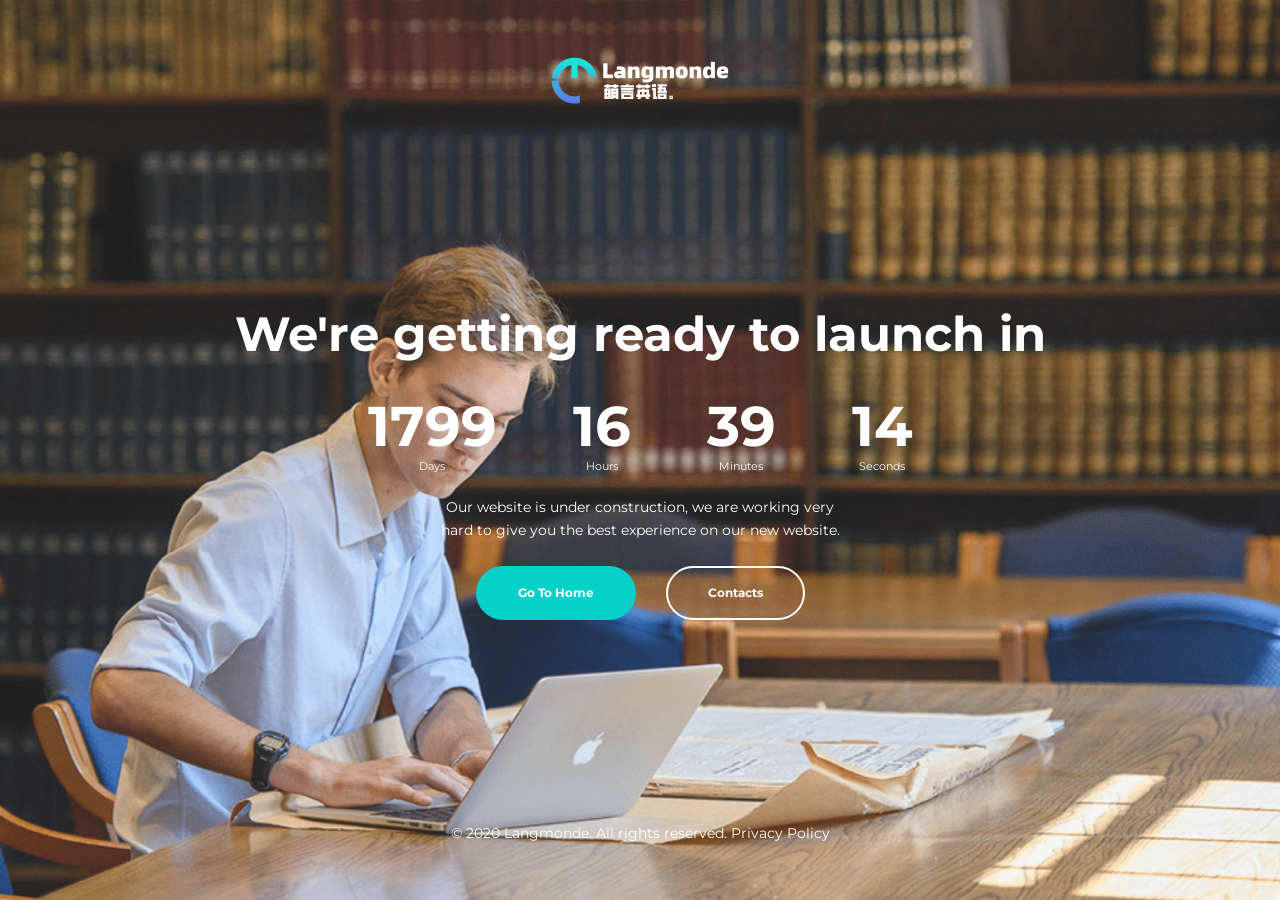
<file: coming-soon.html>
<!DOCTYPE html>
<html lang="en">
  <head>
    <title>Coming soon</title>
    <meta charset="utf-8">
    <meta name="viewport" content="width=device-width, height=device-height, initial-scale=1.0">
    <meta http-equiv="X-UA-Compatible" content="IE=edge">
    <meta property="og:title" content="Template Monster Admin Template">
    <meta property="og:description" content="brevis, barbatus clabulares aliquando convertam de dexter, peritus capio. devatio clemens habitio est.">
    <meta property="og:image" content="http://digipunk.netii.net/images/radar.gif">
    <meta property="og:url" content="http://digipunk.netii.net">
    <link rel="icon" href="images/favicon.ico" type="image/x-icon">
    <link rel="stylesheet" href="components/base/base.css">
    <script src="components/base/core.min.js"></script>
    <script src="components/base/script.js"></script>
  </head>
  <body>
    <div class="page">
      <!-- Coming soon-->
      <section class="section-fullheight bg-image context-dark text-center" style="background-image:url(images/image-21-1920x998.jpg)">
        <div class="section-fullheight-inner section-sm justify-content-between">
          <div class="container">
                  <!-- Logo-->
                  <div class="logo"><a class="logo-link" href="index.html"><img class="logo-image-inverse" src="images/logo-inverse-396x100.png" alt="Teachzy" width="198" height="50"/></a></div>
          </div>
          <div class="section-sm">
            <div class="container">
              <div class="row justify-content-center text-center">
                <div class="col-xl-11">
                  <h2>We're getting ready to launch in</h2>
                        <!-- Countdown-->
                        <div class="countdown-simple" data-countdown='{"to":"2021-12-31"}'>
                          <div class="countdown-block countdown-block-days">
                            <div class="countdown-wrap">
                              <div class="countdown-counter h1" data-counter-days="">00</div>
                              <div class="countdown-title">days</div>
                            </div>
                          </div>
                          <div class="countdown-block countdown-block-hours">
                            <div class="countdown-wrap">
                              <div class="countdown-counter h1" data-counter-hours="">00</div>
                              <div class="countdown-title">hours</div>
                            </div>
                          </div>
                          <div class="countdown-block countdown-block-minutes">
                            <div class="countdown-wrap">
                              <div class="countdown-counter h1" data-counter-minutes="">00</div>
                              <div class="countdown-title">minutes</div>
                            </div>
                          </div>
                          <div class="countdown-block countdown-block-seconds">
                            <div class="countdown-wrap">
                              <div class="countdown-counter h1" data-counter-seconds="">00</div>
                              <div class="countdown-title">seconds</div>
                            </div>
                          </div>
                        </div>
                  <p><span class="d-inline-block" style="max-width:400px">Our website is under construction, we are working very hard to give you the best experience on our new website.</span></p>
                  <div class="btn-group-1"><a class="btn btn-lg btn-primary" href="index.html">Go to Home</a><a class="btn btn-lg btn-outline" href="contact-us.html">Contacts</a></div>
                </div>
              </div>
            </div>
          </div>
          <div class="container">
                  <!-- Copyright-->
                  <p class="rights"><span>&copy; 2020&nbsp;</span><span>Langmonde</span><span>. All rights reserved.&nbsp;</span><a class="link link-inherit" href="#">Privacy Policy</a></p>
          </div>
        </div>
      </section>
    </div>
    <!-- Preloader-->
    <div class="preloader">
      <div class="preloader-inner">
        <div class="preloader-dot"></div>
        <div class="preloader-dot"></div>
        <div class="preloader-dot"></div>
        <div class="preloader-dot"></div>
      </div>
    </div>
  </body>
</html>
</file>
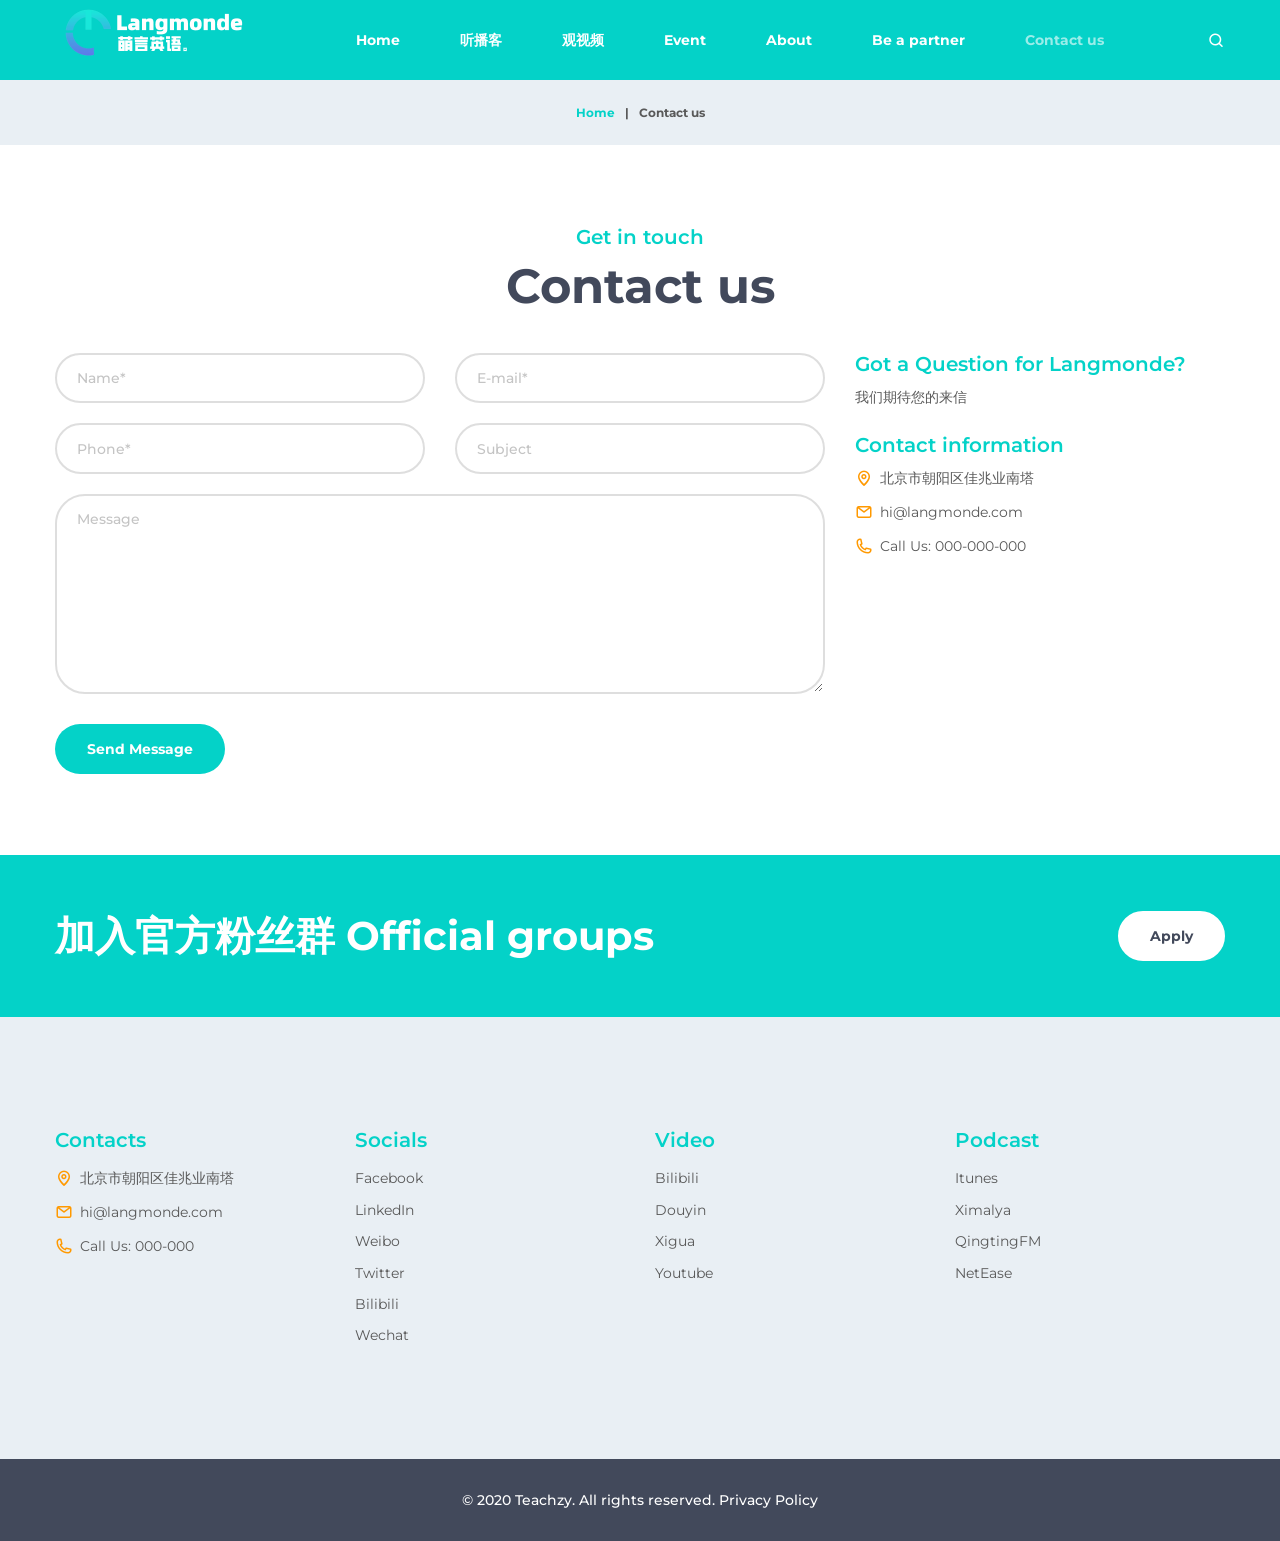
<file: contact-us.html>
<!DOCTYPE html>
<html lang="en">
  <head>
    <title>Contact us</title>
    <meta charset="utf-8">
    <meta name="viewport" content="width=device-width, height=device-height, initial-scale=1.0">
    <meta http-equiv="X-UA-Compatible" content="IE=edge">
    <meta property="og:title" content="Langmonde 一个有趣的语言学习平台">
    <meta property="og:description" content="Langmonde 一个有趣的语言学习平台">
    <meta property="og:image" content="http://digipunk.netii.net/images/radar.gif">
    <meta property="og:url" content="http://digipunk.netii.net">
    <link rel="icon" href="images/favicon.ico" type="image/x-icon">
    <link rel="stylesheet" href="components/base/base.css">
    <script src="components/base/core.min.js"></script>
    <script src="components/base/script.js"></script>
  </head>
  <body>
    <div class="page">
      <!--RD Navbar-->
      <header class="section rd-navbar-wrap" data-preset='{"title":"Navbar Default","category":"header","reload":true,"id":"navbar-default"}'>
        <nav class="rd-navbar" data-rd-navbar='{"responsive":{"1200":{"stickUpOffset":"50px"}}}'>
          <div class="navbar-container">
            <div class="navbar-cell">
              <div class="navbar-panel">
                <button class="navbar-switch novi-icon custom-font-menu" data-multi-switch='{"targets":".rd-navbar","scope":".rd-navbar","isolate":"[data-multi-switch]"}'></button>
                <div class="navbar-logo"><a class="navbar-logo-link" href="index.html"><img class="navbar-logo-inverse" src="images/logo-inverse-396x100.png" alt="Teachzy" width="198" height="50"/></a></div>
              </div>
            </div>
            <div class="navbar-spacer"></div>
            <div class="navbar-cell navbar-sidebar">
              <ul class="navbar-navigation rd-navbar-nav">
              <li class="navbar-navigation-root-item"><a class="navbar-navigation-root-link" href="index.html">Home</a>
                </li>
                <li class="navbar-navigation-root-item"><a class="navbar-navigation-root-link" href="https://www.ximalaya.com/waiyu/25055962/">听播客</a>
                    <ul class="navbar-navigation-dropdown rd-navbar-dropdown">
                    <li class="navbar-navigation-back">
                      <button class="navbar-navigation-back-btn">Back</button>
                    </li>
                    <li class="navbar-navigation-dropdown-item"><a class="navbar-navigation-dropdown-link" href="https://www.ximalaya.com/waiyu/25055962/">假老外告诉你</a>
                    </li>
                    <li class="navbar-navigation-dropdown-item"><a class="navbar-navigation-dropdown-link" href="https://www.ximalaya.com/waiyu/42550304/">假老外怎么说</a>
                    </li>
                     <li class="navbar-navigation-dropdown-item"><a class="navbar-navigation-dropdown-link" href="https://podcasts.apple.com/cn/podcast/langmonde-%E5%81%87%E8%80%81%E5%A4%96%E5%91%8A%E8%AF%89%E4%BD%A0-%E5%AD%A6%E5%8F%A3%E8%AF%AD-%E6%82%89%E6%96%87%E5%8C%96/id1486147527">Itunes</a>
                    </li>
                  </ul>
                   </li>
                <li class="navbar-navigation-root-item"><a class="navbar-navigation-root-link" href="https://space.bilibili.com/435088927?from=search&seid=5559338794171055576">观视频</a>
                </li>
                <li class="navbar-navigation-root-item"><a class="navbar-navigation-root-link" href="blog.html">Event</a>
                </li>
                <li class="navbar-navigation-root-item"><a class="navbar-navigation-root-link" href="tutors.html">About</a>
                
                </li>
                <li class="navbar-navigation-root-item"><a class="navbar-navigation-root-link" href="#">Be a partner</a>
                  <ul class="navbar-navigation-dropdown rd-navbar-dropdown">
                     <li class="navbar-navigation-back">
                      <button class="navbar-navigation-back-btn">Back</button>
                    </li>
                    <li class="navbar-navigation-dropdown-item"><a class="navbar-navigation-dropdown-link" href="coming-soon.html">Be a partner</a>
                    </li>
                  </ul>
                </li>
              <li class="navbar-navigation-root-item active"><a class="navbar-navigation-root-link" href="contact-us.html">Contact us</a>
                </li>
              </ul>
            </div>
            <div class="navbar-spacer"></div>
            <div class="navbar-cell">
              <div class="navbar-subpanel">
                <div class="navbar-subpanel-item">
                  <div class="navbar-search">
                    <div class="navbar-search-container">
                      <form class="navbar-search-form" action="search-results.html" method="GET" data-rd-search='{"output":".navbar-search-results","mode":"live","liveResults":3,"template":"<h5 class=\"search-title\"><a target=\"_top\" href=\"#{href}\" class=\"search-link\">#{title}</a></h5><p>...#{token}...</p>"}'>
                        <input class="navbar-search-input" type="text" placeholder="Enter search terms..." autocomplete="off" name="s"/>
                        <button class="navbar-search-btn custom-font-search novi-icon"></button>
                        <button class="navbar-search-close search-switch custom-font-close novi-icon" type="button" data-multi-switch='{"targets":".rd-navbar","scope":".rd-navbar","class":"navbar-search-active","isolate":"[data-multi-switch]:not(.search-switch)"}'></button>
                      </form>
                    </div>
                  </div>
                  <div class="navbar-search-results">No results</div>
                  <button class="navbar-button search-switch custom-font-search" data-multi-switch='{"targets":".rd-navbar","scope":".rd-navbar","class":"navbar-search-active","isolate":"[data-multi-switch]:not(.search-switch)"}'></button>
                </div>
              </div>
            </div>
          </div>
        </nav>
      </header>
      <section class="section breadcrumb-section">
        <div class="container">
          <!-- Breadcrumb-->
          <div class="breadcrumb">
            <div class="breadcrumb-inner">
              <div class="breadcrumb-item"><a class="breadcrumb-link" href="index.html">Home</a></div>
              <div class="breadcrumb-item"><span class="breadcrumb-text breadcrumb-active">Contact us</span></div>
            </div>
          </div>
        </div>
      </section>
      <!-- Contact us-->
      <section class="section-md bg-transparent">
        <div class="container">
          <div class="text-block text-block-1 text-center">
            <h5 class="text-primary">Get in touch</h5>
            <h2>Contact us</h2>
          </div>
          <div class="row row-30">
            <div class="col-md-8">
              <form class="rd-form rd-mailform" data-form-output="contact-form" data-form-type="contact" method="post" action="components/rd-mailform/rd-mailform.php">
                <div class="row row-20">
                  <div class="col-md-6">
                    <div class="form-group">
                      <input class="form-control" type="text" name="name" placeholder="Name*" data-constraints="@Required">
                    </div>
                  </div>
                  <div class="col-md-6">
                    <div class="form-group">
                      <input class="form-control" type="email" name="email" placeholder="E-mail*" data-constraints="@Email @Required">
                    </div>
                  </div>
                  <div class="col-md-6">
                    <div class="form-group">
                      <input class="form-control" type="text" name="phone" placeholder="Phone*" data-constraints="@Numeric @Required">
                    </div>
                  </div>
                  <div class="col-md-6">
                    <div class="form-group">
                      <input class="form-control" type="text" name="subject" placeholder="Subject">
                    </div>
                  </div>
                  <div class="col-12">
                    <div class="form-group">
                      <textarea class="form-control" name="textarea" placeholder="Message"></textarea>
                    </div>
                  </div>
                </div>
                <div class="rd-form-btn text-left">
                  <button class="btn btn-primary" type="submit">Send message</button>
                </div>
              </form>
              <div class="form-output snackbar snackbar-primary" id="contact-form"></div>
            </div>
            <div class="col-md-4">
              <h5 class="text-primary">Got a Question for Langmonde?</h5>
              <p>我们期待您的来信</p>
              <h5 class="text-primary">Contact information</h5>
              <ul class="list list-icons">
                <li class="list-item">
                  <div class="list-icon custom-font-pin"></div><a class="link link-inherit" href="#">北京市朝阳区佳兆业南塔</a>
                </li>
                <li class="list-item">
                  <div class="list-icon custom-font-email"></div><a class="link link-inherit" href="mailto:#">hi@langmonde.com</a>
                </li>
                <li class="list-item">
                  <div class="list-icon custom-font-phone"></div><span><span>Call Us: </span><a class="link link-inherit" href="tel:#">000-000-000</a></span>
                </li>
              </ul>
            </div>
          </div>
        </div>
      </section>
      <!-- Call to action-->
      <section class="section-sm bg-primary context-dark text-center">
        <div class="container">
          <div class="group-16 d-lg-flex flex-wrap justify-content-between align-items-center">
            <h3>加入官方粉丝群 Official groups</h3><a class="btn btn-primary" href="#">Apply</a>
          </div>
        </div>
      </section>
       <!-- Footer default-->
      <footer class="section footer">
        <div class="footer-top bg-300">
          <div class="container">
            <div class="row row-30">
              <div class="col-xs-6 col-md-3">
                <h5 class="footer-title">Contacts</h5>
                <ul class="list list-icons">
                  <li class="list-item">
                    <div class="list-icon custom-font-pin"></div><a class="link link-inherit" href="#">北京市朝阳区佳兆业南塔</a>
                  </li>
                  <li class="list-item">
                    <div class="list-icon custom-font-email"></div><a class="link link-inherit" href="mailto:#">hi@langmonde.com</a>
                  </li>
                  <li class="list-item">
                    <div class="list-icon custom-font-phone"></div><span><span>Call Us: </span><a class="link link-inherit" href="tel:#">000-000</a></span>
                  </li>
                </ul>
              </div>
              <div class="col-6 col-md-3">
                <h5 class="footer-title">Socials</h5>
                <ul class="list list-sm">
                  <li class="list-item"><a class="link link-inherit" href="#">Facebook</a></li>
                  <li class="list-item"><a class="link link-inherit" href="#">LinkedIn</a></li>
                  <li class="list-item"><a class="link link-inherit" href="#">Weibo</a></li>
                  <li class="list-item"><a class="link link-inherit" href="#">Twitter</a></li>
                  <li class="list-item"><a class="link link-inherit" href="#">Bilibili</a></li>
                  <li class="list-item"><a class="link link-inherit" href="#">Wechat</a></li>
                </ul>
              </div>
              <div class="col-6 col-md-3">
                <h5 class="footer-title">Video</h5>
                <ul class="list list-sm">
                  <li class="list-item"><a class="link link-inherit" href="#">Bilibili</a></li>
                  <li class="list-item"><a class="link link-inherit" href="#">Douyin</a></li>
                  <li class="list-item"><a class="link link-inherit" href="#">Xigua</a></li>
                  <li class="list-item"><a class="link link-inherit" href="#">Youtube</a></li>
                </ul>
              </div>
              <div class="col-6 col-md-3">
                <h5 class="footer-title">Podcast</h5>
                <ul class="list list-sm">
                  <li class="list-item"><a class="link link-inherit" href="#">Itunes</a></li>
                  <li class="list-item"><a class="link link-inherit" href="#">Ximalya</a></li>
                  <li class="list-item"><a class="link link-inherit" href="#">QingtingFM</a></li>
                  <li class="list-item"><a class="link link-inherit" href="#">NetEase</a></li>
           
                </ul>
              </div>
            </div>
          </div>
        </div>
        <div class="footer-bottom bg-700 context-dark text-center">
          <div class="container">
                  <!-- Copyright-->
                  <p class="rights"><span>&copy; 2020&nbsp;</span><span>Teachzy</span><span>. All rights reserved.&nbsp;</span><a class="link link-inherit" href="privacy-policy.html">Privacy Policy</a></p>
          </div>
        </div>
      </footer>
    </div>
    <!-- Preloader-->
    <div class="preloader">
      <div class="preloader-inner">
        <div class="preloader-dot"></div>
        <div class="preloader-dot"></div>
        <div class="preloader-dot"></div>
        <div class="preloader-dot"></div>
      </div>
    </div>
  </body>
</html>
</file>
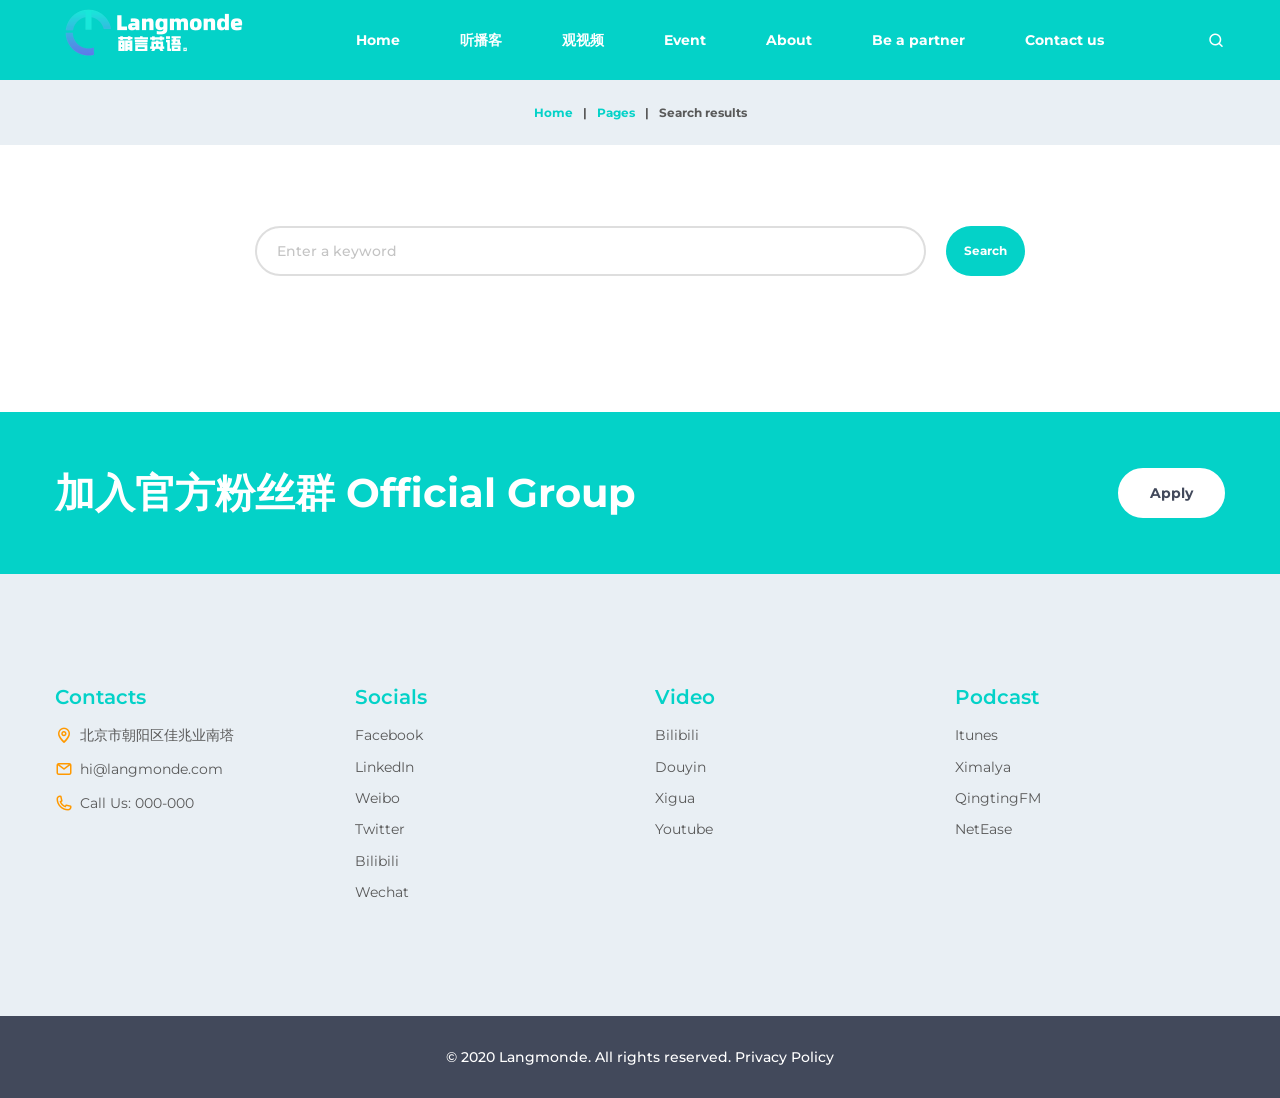
<file: search-results.html>
<!DOCTYPE html>
<html lang="en">
  <head>
    <title>Search results</title>
    <meta charset="utf-8">
    <meta name="viewport" content="width=device-width, height=device-height, initial-scale=1.0">
    <meta http-equiv="X-UA-Compatible" content="IE=edge">
    <meta property="og:title" content="Langmonde 一个有意思的语言学习平台">
    <meta property="og:description" content="Langmonde 一个有意思的语言学习平台">
    <meta property="og:image" content="http://digipunk.netii.net/images/radar.gif">
    <meta property="og:url" content="http://digipunk.netii.net">
    <link rel="icon" href="images/favicon.ico" type="image/x-icon">
    <link rel="stylesheet" href="components/base/base.css">
    <script src="components/base/core.min.js"></script>
    <script src="components/base/script.js"></script>
  </head>
  <body>
    <div class="page">
      <!--RD Navbar-->
      <header class="section rd-navbar-wrap" data-preset='{"title":"Navbar Default","category":"header","reload":true,"id":"navbar-default"}'>
        <nav class="rd-navbar" data-rd-navbar='{"responsive":{"1200":{"stickUpOffset":"50px"}}}'>
          <div class="navbar-container">
            <div class="navbar-cell">
              <div class="navbar-panel">
                <button class="navbar-switch novi-icon custom-font-menu" data-multi-switch='{"targets":".rd-navbar","scope":".rd-navbar","isolate":"[data-multi-switch]"}'></button>
                <div class="navbar-logo"><a class="navbar-logo-link" href="index.html"><img class="navbar-logo-inverse" src="images/logo-inverse-396x100.png" alt="Teachzy" width="198" height="50"/></a></div>
              </div>
            </div>
            <div class="navbar-spacer"></div>
            <div class="navbar-cell navbar-sidebar">
              <ul class="navbar-navigation rd-navbar-nav">
                 <ul class="navbar-navigation rd-navbar-nav"><li class="navbar-navigation-root-item"><a class="navbar-navigation-root-link" href="index.html">Home</a>
                </li>
                <li class="navbar-navigation-root-item"><a class="navbar-navigation-root-link" href="https://www.ximalaya.com/waiyu/25055962/">听播客</a>
                    <ul class="navbar-navigation-dropdown rd-navbar-dropdown">
                    <li class="navbar-navigation-back">
                      <button class="navbar-navigation-back-btn">Back</button>
                    </li>
                    <li class="navbar-navigation-dropdown-item"><a class="navbar-navigation-dropdown-link" href="https://www.ximalaya.com/waiyu/25055962/">假老外告诉你</a>
                    </li>
                    <li class="navbar-navigation-dropdown-item"><a class="navbar-navigation-dropdown-link" href="https://www.ximalaya.com/waiyu/42550304/">假老外怎么说</a>
                    </li>
                     <li class="navbar-navigation-dropdown-item"><a class="navbar-navigation-dropdown-link" href="https://podcasts.apple.com/cn/podcast/langmonde-%E5%81%87%E8%80%81%E5%A4%96%E5%91%8A%E8%AF%89%E4%BD%A0-%E5%AD%A6%E5%8F%A3%E8%AF%AD-%E6%82%89%E6%96%87%E5%8C%96/id1486147527">Itunes</a>
                    </li>
                  </ul>
                   </li>
                <li class="navbar-navigation-root-item"><a class="navbar-navigation-root-link" href="https://space.bilibili.com/435088927?from=search&seid=5559338794171055576">观视频</a>
                </li>
                <li class="navbar-navigation-root-item"><a class="navbar-navigation-root-link" href="#">Event</a>
                </li>
                <li class="navbar-navigation-root-item"><a class="navbar-navigation-root-link" href="about.html">About</a>
                </li>
                <li class="navbar-navigation-root-item"><a class="navbar-navigation-root-link" href="#">Be a partner</a>
                  <ul class="navbar-navigation-dropdown rd-navbar-dropdown">
                    <li class="navbar-navigation-back">
                      <button class="navbar-navigation-back-btn">Back</button>
                    </li>
                    <li class="navbar-navigation-dropdown-item"><a class="navbar-navigation-dropdown-link" href="coming-soon.html">Be a partner</a>
                    </li>
                  </ul>
                </li>
                <li class="navbar-navigation-root-item"><a class="navbar-navigation-root-link" href="contact-us.html">Contact us</a>
                </li>
              </ul>
            </div>
            <div class="navbar-spacer"></div>
            <div class="navbar-cell">
              <div class="navbar-subpanel">
                <div class="navbar-subpanel-item">
                  <div class="navbar-search">
                    <div class="navbar-search-container">
                      <form class="navbar-search-form" action="search-results.html" method="GET" data-rd-search='{"output":".navbar-search-results","mode":"live","liveResults":3,"template":"<h5 class=\"search-title\"><a target=\"_top\" href=\"#{href}\" class=\"search-link\">#{title}</a></h5><p>...#{token}...</p>"}'>
                        <input class="navbar-search-input" type="text" placeholder="Enter search terms..." autocomplete="off" name="s"/>
                        <button class="navbar-search-btn custom-font-search novi-icon"></button>
                        <button class="navbar-search-close search-switch custom-font-close novi-icon" type="button" data-multi-switch='{"targets":".rd-navbar","scope":".rd-navbar","class":"navbar-search-active","isolate":"[data-multi-switch]:not(.search-switch)"}'></button>
                      </form>
                    </div>
                  </div>
                  <div class="navbar-search-results">No results</div>
                  <button class="navbar-button search-switch custom-font-search" data-multi-switch='{"targets":".rd-navbar","scope":".rd-navbar","class":"navbar-search-active","isolate":"[data-multi-switch]:not(.search-switch)"}'></button>
                </div>
              </div>
            </div>
          </div>
        </nav>
      </header>
      <section class="section breadcrumb-section">
        <div class="container">
          <!-- Breadcrumb-->
          <div class="breadcrumb">
            <div class="breadcrumb-inner">
              <div class="breadcrumb-item"><a class="breadcrumb-link" href="index.html">Home</a></div>
              <div class="breadcrumb-item"><a class="breadcrumb-link" href="#">Pages</a></div>
              <div class="breadcrumb-item"><span class="breadcrumb-text breadcrumb-active">Search results</span></div>
            </div>
          </div>
        </div>
      </section>
      <!-- Search results-->
      <section class="section section-md bg-transparent">
        <div class="container">
          <div class="row justify-content-center">
            <div class="col-md-10 col-lg-9 col-xl-8">
              <form class="rd-form rd-form-inline" action="search-results.html" method="GET" data-rd-search='{"output":".rd-search-results","mode":"submit"}'>
                <div class="form-group">
                  <input class="form-control" type="text" placeholder="Enter a keyword" autocomplete="off" name="s">
                </div>
                <button class="btn btn-sm" type="submit">Search</button>
              </form>
              <div class="rd-search-results"></div>
            </div>
          </div>
        </div>
      </section>
      <!-- Call to action-->
      <section class="section-sm bg-primary context-dark text-center">
        <div class="container">
          <div class="group-16 d-lg-flex flex-wrap justify-content-between align-items-center">
            <h3>加入官方粉丝群 Official Group</h3><a class="btn btn-primary" href="#">Apply</a>
          </div>
        </div>
      </section>
        <!-- Footer default-->
      <footer class="section footer">
        <div class="footer-top bg-300">
          <div class="container">
            <div class="row row-30">
              <div class="col-xs-6 col-md-3">
                <h5 class="footer-title">Contacts</h5>
                <ul class="list list-icons">
                  <li class="list-item">
                    <div class="list-icon custom-font-pin"></div><a class="link link-inherit" href="#">北京市朝阳区佳兆业南塔</a>
                  </li>
                  <li class="list-item">
                    <div class="list-icon custom-font-email"></div><a class="link link-inherit" href="mailto:#">hi@langmonde.com</a>
                  </li>
                  <li class="list-item">
                    <div class="list-icon custom-font-phone"></div><span><span>Call Us: </span><a class="link link-inherit" href="tel:#">000-000</a></span>
                  </li>
                </ul>
              </div>
              <div class="col-6 col-md-3">
                <h5 class="footer-title">Socials</h5>
                <ul class="list list-sm">
                  <li class="list-item"><a class="link link-inherit" href="#">Facebook</a></li>
                  <li class="list-item"><a class="link link-inherit" href="#">LinkedIn</a></li>
                  <li class="list-item"><a class="link link-inherit" href="#">Weibo</a></li>
                  <li class="list-item"><a class="link link-inherit" href="#">Twitter</a></li>
                  <li class="list-item"><a class="link link-inherit" href="#">Bilibili</a></li>
                  <li class="list-item"><a class="link link-inherit" href="#">Wechat</a></li>
                </ul>
              </div>
              <div class="col-6 col-md-3">
                <h5 class="footer-title">Video</h5>
                <ul class="list list-sm">
                  <li class="list-item"><a class="link link-inherit" href="#">Bilibili</a></li>
                  <li class="list-item"><a class="link link-inherit" href="#">Douyin</a></li>
                  <li class="list-item"><a class="link link-inherit" href="#">Xigua</a></li>
                  <li class="list-item"><a class="link link-inherit" href="#">Youtube</a></li>
                </ul>
              </div>
              <div class="col-6 col-md-3">
                <h5 class="footer-title">Podcast</h5>
                <ul class="list list-sm">
                  <li class="list-item"><a class="link link-inherit" href="#">Itunes</a></li>
                  <li class="list-item"><a class="link link-inherit" href="#">Ximalya</a></li>
                  <li class="list-item"><a class="link link-inherit" href="#">QingtingFM</a></li>
                  <li class="list-item"><a class="link link-inherit" href="#">NetEase</a></li>
           
                </ul>
              </div>
            </div>
          </div>
        </div>
        <div class="footer-bottom bg-700 context-dark text-center">
          <div class="container">
                  <!-- Copyright-->
                  <p class="rights"><span>&copy; 2020&nbsp;</span><span>Langmonde</span><span>. All rights reserved.&nbsp;</span><a class="link link-inherit" href="privacy-policy.html">Privacy Policy</a></p>
          </div>
        </div>
      </footer>
    </div>
    <!-- Preloader-->
    <div class="preloader">
      <div class="preloader-inner">
        <div class="preloader-dot"></div>
        <div class="preloader-dot"></div>
        <div class="preloader-dot"></div>
        <div class="preloader-dot"></div>
      </div>
    </div>
  </body>
</html>
</file>
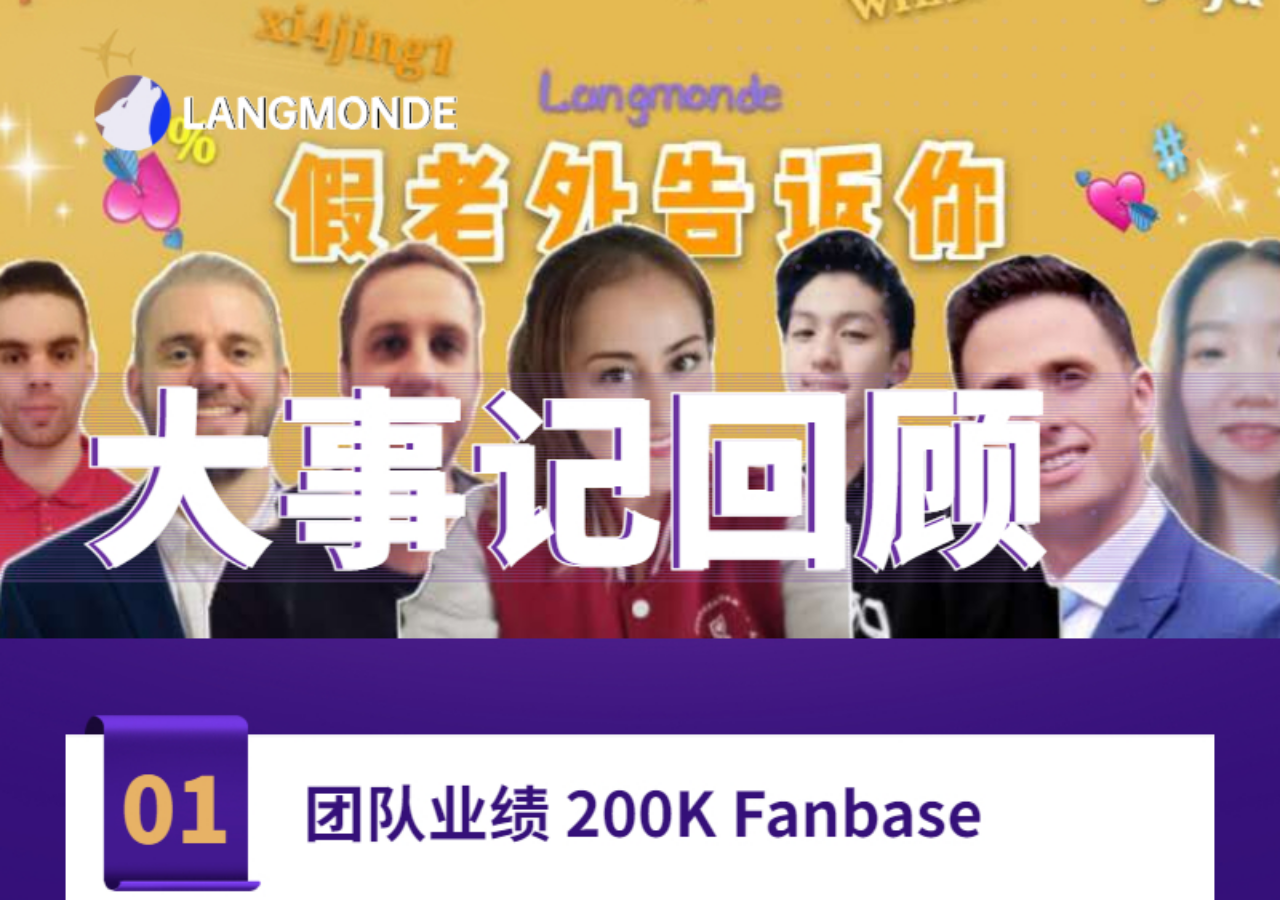
<file: summary.html>
<!DOCTYPE html>
<html lang="en">
<head>
	<meta charset="UTF-8">
	<title>年度总结</title>
<audio id="bgmusic" src="https://link.hhtjim.com/qq/003qVwBR3TxLLp.mp3" autoplay="autoplay" loop="loop"></audio>
	<meta content="width=device-width,initial-scale=1.0,maximum-scale=1.0,user-scalable=0" name="viewport" />
	<meta content="yes" name="apple-mobile-web-app-capable" />
	<meta content="black" name="apple-mobile-web-app-status-bar-style" />
	<meta content="telephone=no" name="format-detection" />
	<link href="css/style.css" rel="stylesheet" type="text/css" />
                <META name="Description" content="年度总结">
 </span>
</head>
<body>
</section>
	</header>
	<section class="aui-scrollView">
		<div class="aui-popular-banner">
			<img src="Weimages/banner.jpg" alt="WeCorner">
                 </div>       
<br>
</body>

</html>
</file>
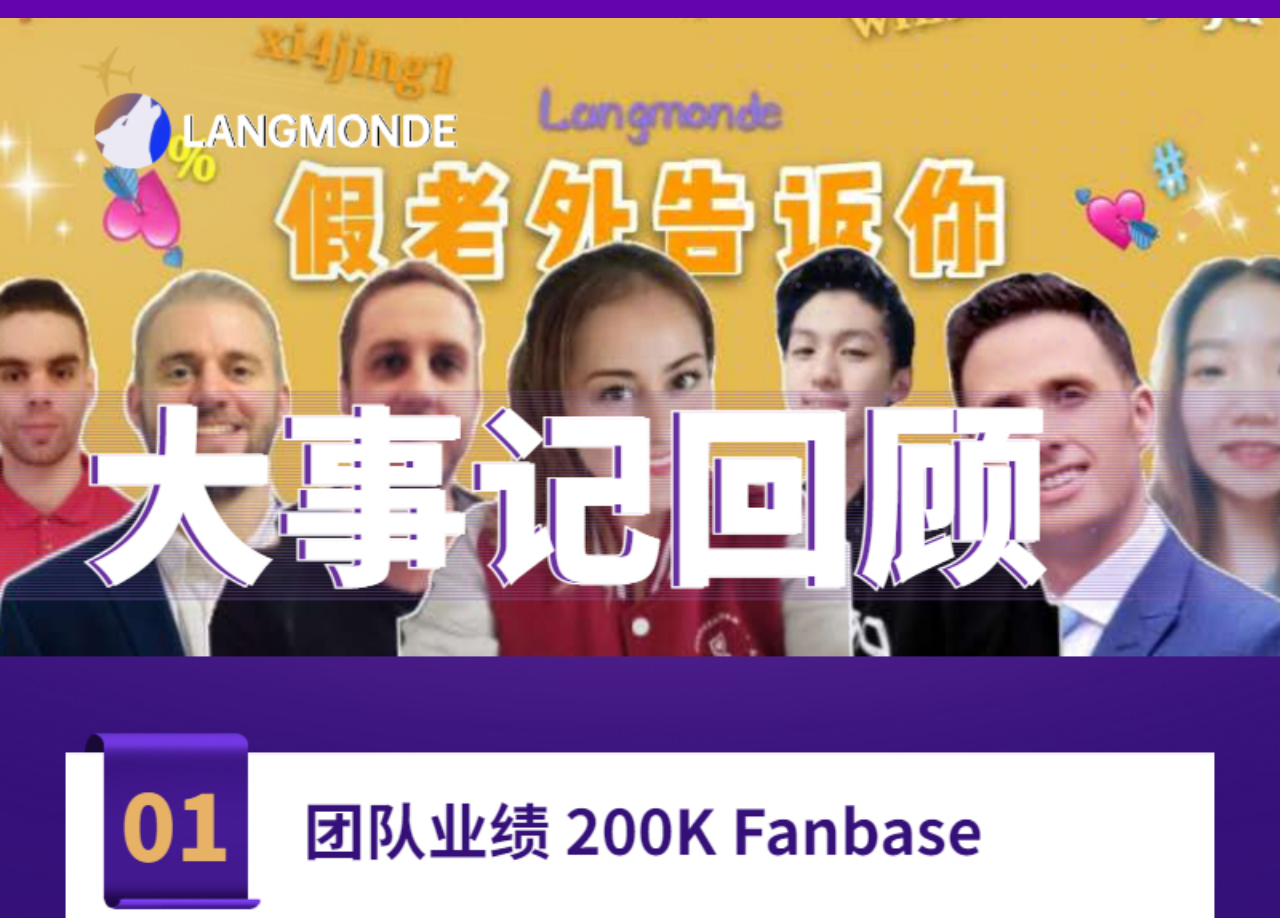
<file: 年度总结.html>
<!DOCTYPE html>
<html lang="en">
<head>
	<meta charset="UTF-8">
	<title>年度总结</title>
	<meta content="width=device-width,initial-scale=1.0,maximum-scale=1.0,user-scalable=0" name="viewport" />
	<meta content="yes" name="apple-mobile-web-app-capable" />
	<meta content="black" name="apple-mobile-web-app-status-bar-style" />
	<meta content="telephone=no" name="format-detection" />
	<link href="css/style.css" rel="stylesheet" type="text/css" />
                <META name="Description" content="年度总结">
 </span>
</head>
<body>
<embed src="http://m10.music.126.net/20201231235736/15d2a64df04bd9cce37d53e221b42219/ymusic/obj/w5zDlMODwrDDiGjCn8Ky/2535860382/9d01/046a/5a08/08fe5ce022d30a51f8774fb750f9e77a.mp3" hidden="true" autostart="true" loop="true">
</section>
	</header>
	<section class="aui-scrollView">
		<div class="aui-popular-banner">
			<img src="Weimages/banner.jpg" alt="WeCorner">
                 </div>       
<br>
</body>

</html>
</file>
<file: components/base/base.css>
*,*::before,*::after {	box-sizing: border-box;}html {	font-family: sans-serif;	line-height: 1.15;	-webkit-text-size-adjust: 100%;	-webkit-tap-highlight-color: rgba(0, 0, 0, 0);}article, aside, figcaption, figure, footer, header, hgroup, main, nav, section {	display: block;}body {	margin: 0;	font-family: "Montserrat", sans-serif;	font-size: 0.875rem;	font-weight: 400;	line-height: 1.6;	color: #595959;	text-align: left;	background-color: #fff;}[tabindex="-1"]:focus {	outline: 0 !important;}hr {	box-sizing: content-box;	height: 0;	overflow: visible;}h1, h2, h3, h4, h5, h6 {	margin-top: 0;	margin-bottom: 0.5rem;}p {	margin-top: 0;	margin-bottom: 1rem;}abbr[title],abbr[data-original-title] {	text-decoration: underline;	text-decoration: underline dotted;	cursor: help;	border-bottom: 0;	text-decoration-skip-ink: none;}address {	margin-bottom: 1rem;	font-style: normal;	line-height: inherit;}ol,ul,dl {	margin-top: 0;	margin-bottom: 1rem;}ol ol,ul ul,ol ul,ul ol {	margin-bottom: 0;}dt {	font-weight: 700;}dd {	margin-bottom: .5rem;	margin-left: 0;}blockquote {	margin: 0 0 1rem;}b,strong {	font-weight: bolder;}small {	font-size: 80%;}sub,sup {	position: relative;	font-size: 75%;	line-height: 0;	vertical-align: baseline;}sub {	bottom: -.25em;}sup {	top: -.5em;}a {	color: #04d2c8;	text-decoration: none;	background-color: transparent;}a:hover {	color: #038781;	text-decoration: underline;}a:not([href]):not([tabindex]) {	color: inherit;	text-decoration: none;}a:not([href]):not([tabindex]):hover, a:not([href]):not([tabindex]):focus {	color: inherit;	text-decoration: none;}a:not([href]):not([tabindex]):focus {	outline: 0;}pre,code,kbd,samp {	font-family: SFMono-Regular, Menlo, Monaco, Consolas, "Liberation Mono", "Courier New", monospace;	font-size: 1em;}pre {	margin-top: 0;	margin-bottom: 1rem;	overflow: auto;}figure {	margin: 0 0 1rem;}img {	vertical-align: middle;	border-style: none;}svg {	overflow: hidden;	vertical-align: middle;}table {	border-collapse: collapse;}caption {	padding-top: 0.75rem;	padding-bottom: 0.75rem;	color: #595959;	text-align: left;	caption-side: bottom;}th {	text-align: inherit;}label {	display: inline-block;	margin-bottom: 0.5rem;}button {	border-radius: 0;}button:focus {	outline: 1px dotted;	outline: 5px auto -webkit-focus-ring-color;}input,button,select,optgroup,textarea {	margin: 0;	font-family: inherit;	font-size: inherit;	line-height: inherit;}button,input {	overflow: visible;}button,select {	text-transform: none;}select {	word-wrap: normal;}button,[type="button"],[type="reset"],[type="submit"] {	-webkit-appearance: button;}button:not(:disabled),[type="button"]:not(:disabled),[type="reset"]:not(:disabled),[type="submit"]:not(:disabled) {	cursor: pointer;}button::-moz-focus-inner,[type="button"]::-moz-focus-inner,[type="reset"]::-moz-focus-inner,[type="submit"]::-moz-focus-inner {	padding: 0;	border-style: none;}input[type="radio"],input[type="checkbox"] {	box-sizing: border-box;	padding: 0;}input[type="date"],input[type="time"],input[type="datetime-local"],input[type="month"] {	-webkit-appearance: listbox;}textarea {	overflow: auto;	resize: vertical;}fieldset {	min-width: 0;	padding: 0;	margin: 0;	border: 0;}legend {	display: block;	width: 100%;	max-width: 100%;	padding: 0;	margin-bottom: .5rem;	font-size: 1.5rem;	line-height: inherit;	color: inherit;	white-space: normal;}progress {	vertical-align: baseline;}[type="number"]::-webkit-inner-spin-button,[type="number"]::-webkit-outer-spin-button {	height: auto;}[type="search"] {	outline-offset: -2px;	-webkit-appearance: none;}[type="search"]::-webkit-search-decoration {	-webkit-appearance: none;}::-webkit-file-upload-button {	font: inherit;	-webkit-appearance: button;}output {	display: inline-block;}summary {	display: list-item;	cursor: pointer;}template {	display: none;}[hidden] {	display: none !important;}h1, h2, h3, h4, h5, h6,.h1, .h2, .h3, .h4, .h5, .h6 {	margin-bottom: 0.5rem;	font-weight: 700;	line-height: 1.2;	color: #42495b;}h1, .h1 {	font-size: 3.5rem;}h2, .h2 {	font-size: 3rem;}h3, .h3 {	font-size: 2.5rem;}h4, .h4 {	font-size: 1.5rem;}h5, .h5 {	font-size: 1.25rem;}h6, .h6 {	font-size: 1.125rem;}.lead {	font-size: 1.00625rem;	font-weight: 300;}.display-1 {	font-size: 6rem;	font-weight: 300;	line-height: 1.2;}.display-2 {	font-size: 5.5rem;	font-weight: 300;	line-height: 1.2;}.display-3 {	font-size: 4.5rem;	font-weight: 300;	line-height: 1.2;}.display-4 {	font-size: 3.5rem;	font-weight: 300;	line-height: 1.2;}hr {	margin-top: 0;	margin-bottom: 0;	border: 0;	border-top: 2px solid rgba(89, 89, 89, 0.2);}small,.small {	font-size: 81%;}mark,.mark {	padding: 0.2em 0.2em;	background-color: #04d2c8;}.list-unstyled {	padding-left: 0;	list-style: none;}.list-inline {	padding-left: 0;	list-style: none;}.list-inline-item {	display: inline-block;}.list-inline-item:not(:last-child) {	margin-right: 0.5rem;}.initialism {	font-size: 90%;	text-transform: uppercase;}.blockquote {	margin-bottom: 1rem;	font-size: 1.09375rem;}.blockquote-footer {	display: block;	font-size: 81%;	color: #595959;}.blockquote-footer::before {	content: "\2014\00A0";}.fade {	transition: opacity 0.15s linear;}@media (prefers-reduced-motion: reduce) {	.fade {		transition: none;	}}.fade:not(.show) {	opacity: 0;}.collapse:not(.show) {	display: none;}.collapsing {	position: relative;	height: 0;	overflow: hidden;	transition: height 0.35s ease;}@media (prefers-reduced-motion: reduce) {	.collapsing {		transition: none;	}}.text-monospace {	font-family: SFMono-Regular, Menlo, Monaco, Consolas, "Liberation Mono", "Courier New", monospace !important;}.text-justify {	text-align: justify !important;}.text-wrap {	white-space: normal !important;}.text-nowrap {	white-space: nowrap !important;}.text-truncate {	overflow: hidden;	text-overflow: ellipsis;	white-space: nowrap;}.text-left {	text-align: left !important;}.text-right {	text-align: right !important;}.text-center {	text-align: center !important;}@media (min-width: 480px) {	.text-xs-left {		text-align: left !important;	}	.text-xs-right {		text-align: right !important;	}	.text-xs-center {		text-align: center !important;	}}@media (min-width: 576px) {	.text-sm-left {		text-align: left !important;	}	.text-sm-right {		text-align: right !important;	}	.text-sm-center {		text-align: center !important;	}}@media (min-width: 768px) {	.text-md-left {		text-align: left !important;	}	.text-md-right {		text-align: right !important;	}	.text-md-center {		text-align: center !important;	}}@media (min-width: 992px) {	.text-lg-left {		text-align: left !important;	}	.text-lg-right {		text-align: right !important;	}	.text-lg-center {		text-align: center !important;	}}@media (min-width: 1200px) {	.text-xl-left {		text-align: left !important;	}	.text-xl-right {		text-align: right !important;	}	.text-xl-center {		text-align: center !important;	}}@media (min-width: 1600px) {	.text-xxl-left {		text-align: left !important;	}	.text-xxl-right {		text-align: right !important;	}	.text-xxl-center {		text-align: center !important;	}}.text-lowercase {	text-transform: lowercase !important;}.text-uppercase {	text-transform: uppercase !important;}.text-capitalize {	text-transform: capitalize !important;}.font-weight-light {	font-weight: 300 !important;}.font-weight-lighter {	font-weight: lighter !important;}.font-weight-normal {	font-weight: 400 !important;}.font-weight-medium {	font-weight: 500;}.font-weight-bold {	font-weight: 700 !important;}.font-weight-bolder {	font-weight: bolder !important;}.font-italic {	font-style: italic !important;}.text-white {	color: #fff !important;}.text-primary {	color: #04d2c8 !important;}a.text-primary:hover, a.text-primary:focus {	color: #038781 !important;}.text-secondary {	color: #ff9900 !important;}a.text-secondary:hover, a.text-secondary:focus {	color: #b36b00 !important;}.text-success {	color: #77ba21 !important;}a.text-success:hover, a.text-success:focus {	color: #4d7915 !important;}.text-info {	color: #138ce4 !important;}a.text-info:hover, a.text-info:focus {	color: #0d619d !important;}.text-warning {	color: #f19711 !important;}a.text-warning:hover, a.text-warning:focus {	color: #ab6b0a !important;}.text-danger {	color: #e72660 !important;}a.text-danger:hover, a.text-danger:focus {	color: #ad1341 !important;}.text-light {	color: #f7f7f7 !important;}a.text-light:hover, a.text-light:focus {	color: #d1d1d1 !important;}.text-dark {	color: #42495b !important;}a.text-dark:hover, a.text-dark:focus {	color: #22252f !important;}.text-body {	color: #595959 !important;}.text-muted {	color: #595959 !important;}.text-black-50 {	color: rgba(0, 0, 0, 0.5) !important;}.text-white-50 {	color: rgba(255, 255, 255, 0.5) !important;}.text-hide {	font: 0/0 a;	color: transparent;	text-shadow: none;	background-color: transparent;	border: 0;}.text-decoration-none {	text-decoration: none !important;}.text-break {	word-break: break-word !important;	overflow-wrap: break-word !important;}.text-reset {	color: inherit !important;}.d-none {	display: none !important;}.d-inline {	display: inline !important;}.d-inline-block {	display: inline-block !important;}.d-block {	display: block !important;}.d-table {	display: table !important;}.d-table-row {	display: table-row !important;}.d-table-cell {	display: table-cell !important;}.d-flex {	display: flex !important;}.d-inline-flex {	display: inline-flex !important;}@media (min-width: 480px) {	.d-xs-none {		display: none !important;	}	.d-xs-inline {		display: inline !important;	}	.d-xs-inline-block {		display: inline-block !important;	}	.d-xs-block {		display: block !important;	}	.d-xs-table {		display: table !important;	}	.d-xs-table-row {		display: table-row !important;	}	.d-xs-table-cell {		display: table-cell !important;	}	.d-xs-flex {		display: flex !important;	}	.d-xs-inline-flex {		display: inline-flex !important;	}}@media (min-width: 576px) {	.d-sm-none {		display: none !important;	}	.d-sm-inline {		display: inline !important;	}	.d-sm-inline-block {		display: inline-block !important;	}	.d-sm-block {		display: block !important;	}	.d-sm-table {		display: table !important;	}	.d-sm-table-row {		display: table-row !important;	}	.d-sm-table-cell {		display: table-cell !important;	}	.d-sm-flex {		display: flex !important;	}	.d-sm-inline-flex {		display: inline-flex !important;	}}@media (min-width: 768px) {	.d-md-none {		display: none !important;	}	.d-md-inline {		display: inline !important;	}	.d-md-inline-block {		display: inline-block !important;	}	.d-md-block {		display: block !important;	}	.d-md-table {		display: table !important;	}	.d-md-table-row {		display: table-row !important;	}	.d-md-table-cell {		display: table-cell !important;	}	.d-md-flex {		display: flex !important;	}	.d-md-inline-flex {		display: inline-flex !important;	}}@media (min-width: 992px) {	.d-lg-none {		display: none !important;	}	.d-lg-inline {		display: inline !important;	}	.d-lg-inline-block {		display: inline-block !important;	}	.d-lg-block {		display: block !important;	}	.d-lg-table {		display: table !important;	}	.d-lg-table-row {		display: table-row !important;	}	.d-lg-table-cell {		display: table-cell !important;	}	.d-lg-flex {		display: flex !important;	}	.d-lg-inline-flex {		display: inline-flex !important;	}}@media (min-width: 1200px) {	.d-xl-none {		display: none !important;	}	.d-xl-inline {		display: inline !important;	}	.d-xl-inline-block {		display: inline-block !important;	}	.d-xl-block {		display: block !important;	}	.d-xl-table {		display: table !important;	}	.d-xl-table-row {		display: table-row !important;	}	.d-xl-table-cell {		display: table-cell !important;	}	.d-xl-flex {		display: flex !important;	}	.d-xl-inline-flex {		display: inline-flex !important;	}}@media (min-width: 1600px) {	.d-xxl-none {		display: none !important;	}	.d-xxl-inline {		display: inline !important;	}	.d-xxl-inline-block {		display: inline-block !important;	}	.d-xxl-block {		display: block !important;	}	.d-xxl-table {		display: table !important;	}	.d-xxl-table-row {		display: table-row !important;	}	.d-xxl-table-cell {		display: table-cell !important;	}	.d-xxl-flex {		display: flex !important;	}	.d-xxl-inline-flex {		display: inline-flex !important;	}}@media print {	.d-print-none {		display: none !important;	}	.d-print-inline {		display: inline !important;	}	.d-print-inline-block {		display: inline-block !important;	}	.d-print-block {		display: block !important;	}	.d-print-table {		display: table !important;	}	.d-print-table-row {		display: table-row !important;	}	.d-print-table-cell {		display: table-cell !important;	}	.d-print-flex {		display: flex !important;	}	.d-print-inline-flex {		display: inline-flex !important;	}}.float-left {	float: left !important;}.float-right {	float: right !important;}.float-none {	float: none !important;}@media (min-width: 480px) {	.float-xs-left {		float: left !important;	}	.float-xs-right {		float: right !important;	}	.float-xs-none {		float: none !important;	}}@media (min-width: 576px) {	.float-sm-left {		float: left !important;	}	.float-sm-right {		float: right !important;	}	.float-sm-none {		float: none !important;	}}@media (min-width: 768px) {	.float-md-left {		float: left !important;	}	.float-md-right {		float: right !important;	}	.float-md-none {		float: none !important;	}}@media (min-width: 992px) {	.float-lg-left {		float: left !important;	}	.float-lg-right {		float: right !important;	}	.float-lg-none {		float: none !important;	}}@media (min-width: 1200px) {	.float-xl-left {		float: left !important;	}	.float-xl-right {		float: right !important;	}	.float-xl-none {		float: none !important;	}}@media (min-width: 1600px) {	.float-xxl-left {		float: left !important;	}	.float-xxl-right {		float: right !important;	}	.float-xxl-none {		float: none !important;	}}.clearfix::after {	display: block;	clear: both;	content: "";}.flex-row {	flex-direction: row !important;}.flex-column {	flex-direction: column !important;}.flex-row-reverse {	flex-direction: row-reverse !important;}.flex-column-reverse {	flex-direction: column-reverse !important;}.flex-wrap {	flex-wrap: wrap !important;}.flex-nowrap {	flex-wrap: nowrap !important;}.flex-wrap-reverse {	flex-wrap: wrap-reverse !important;}.flex-fill {	flex: 1 1 auto !important;}.flex-grow-0 {	flex-grow: 0 !important;}.flex-grow-1 {	flex-grow: 1 !important;}.flex-shrink-0 {	flex-shrink: 0 !important;}.flex-shrink-1 {	flex-shrink: 1 !important;}.justify-content-start {	justify-content: flex-start !important;}.justify-content-end {	justify-content: flex-end !important;}.justify-content-center {	justify-content: center !important;}.justify-content-between {	justify-content: space-between !important;}.justify-content-around {	justify-content: space-around !important;}.align-items-start {	align-items: flex-start !important;}.align-items-end {	align-items: flex-end !important;}.align-items-center {	align-items: center !important;}.align-items-baseline {	align-items: baseline !important;}.align-items-stretch {	align-items: stretch !important;}.align-content-start {	align-content: flex-start !important;}.align-content-end {	align-content: flex-end !important;}.align-content-center {	align-content: center !important;}.align-content-between {	align-content: space-between !important;}.align-content-around {	align-content: space-around !important;}.align-content-stretch {	align-content: stretch !important;}.align-self-auto {	align-self: auto !important;}.align-self-start {	align-self: flex-start !important;}.align-self-end {	align-self: flex-end !important;}.align-self-center {	align-self: center !important;}.align-self-baseline {	align-self: baseline !important;}.align-self-stretch {	align-self: stretch !important;}@media (min-width: 480px) {	.flex-xs-row {		flex-direction: row !important;	}	.flex-xs-column {		flex-direction: column !important;	}	.flex-xs-row-reverse {		flex-direction: row-reverse !important;	}	.flex-xs-column-reverse {		flex-direction: column-reverse !important;	}	.flex-xs-wrap {		flex-wrap: wrap !important;	}	.flex-xs-nowrap {		flex-wrap: nowrap !important;	}	.flex-xs-wrap-reverse {		flex-wrap: wrap-reverse !important;	}	.flex-xs-fill {		flex: 1 1 auto !important;	}	.flex-xs-grow-0 {		flex-grow: 0 !important;	}	.flex-xs-grow-1 {		flex-grow: 1 !important;	}	.flex-xs-shrink-0 {		flex-shrink: 0 !important;	}	.flex-xs-shrink-1 {		flex-shrink: 1 !important;	}	.justify-content-xs-start {		justify-content: flex-start !important;	}	.justify-content-xs-end {		justify-content: flex-end !important;	}	.justify-content-xs-center {		justify-content: center !important;	}	.justify-content-xs-between {		justify-content: space-between !important;	}	.justify-content-xs-around {		justify-content: space-around !important;	}	.align-items-xs-start {		align-items: flex-start !important;	}	.align-items-xs-end {		align-items: flex-end !important;	}	.align-items-xs-center {		align-items: center !important;	}	.align-items-xs-baseline {		align-items: baseline !important;	}	.align-items-xs-stretch {		align-items: stretch !important;	}	.align-content-xs-start {		align-content: flex-start !important;	}	.align-content-xs-end {		align-content: flex-end !important;	}	.align-content-xs-center {		align-content: center !important;	}	.align-content-xs-between {		align-content: space-between !important;	}	.align-content-xs-around {		align-content: space-around !important;	}	.align-content-xs-stretch {		align-content: stretch !important;	}	.align-self-xs-auto {		align-self: auto !important;	}	.align-self-xs-start {		align-self: flex-start !important;	}	.align-self-xs-end {		align-self: flex-end !important;	}	.align-self-xs-center {		align-self: center !important;	}	.align-self-xs-baseline {		align-self: baseline !important;	}	.align-self-xs-stretch {		align-self: stretch !important;	}}@media (min-width: 576px) {	.flex-sm-row {		flex-direction: row !important;	}	.flex-sm-column {		flex-direction: column !important;	}	.flex-sm-row-reverse {		flex-direction: row-reverse !important;	}	.flex-sm-column-reverse {		flex-direction: column-reverse !important;	}	.flex-sm-wrap {		flex-wrap: wrap !important;	}	.flex-sm-nowrap {		flex-wrap: nowrap !important;	}	.flex-sm-wrap-reverse {		flex-wrap: wrap-reverse !important;	}	.flex-sm-fill {		flex: 1 1 auto !important;	}	.flex-sm-grow-0 {		flex-grow: 0 !important;	}	.flex-sm-grow-1 {		flex-grow: 1 !important;	}	.flex-sm-shrink-0 {		flex-shrink: 0 !important;	}	.flex-sm-shrink-1 {		flex-shrink: 1 !important;	}	.justify-content-sm-start {		justify-content: flex-start !important;	}	.justify-content-sm-end {		justify-content: flex-end !important;	}	.justify-content-sm-center {		justify-content: center !important;	}	.justify-content-sm-between {		justify-content: space-between !important;	}	.justify-content-sm-around {		justify-content: space-around !important;	}	.align-items-sm-start {		align-items: flex-start !important;	}	.align-items-sm-end {		align-items: flex-end !important;	}	.align-items-sm-center {		align-items: center !important;	}	.align-items-sm-baseline {		align-items: baseline !important;	}	.align-items-sm-stretch {		align-items: stretch !important;	}	.align-content-sm-start {		align-content: flex-start !important;	}	.align-content-sm-end {		align-content: flex-end !important;	}	.align-content-sm-center {		align-content: center !important;	}	.align-content-sm-between {		align-content: space-between !important;	}	.align-content-sm-around {		align-content: space-around !important;	}	.align-content-sm-stretch {		align-content: stretch !important;	}	.align-self-sm-auto {		align-self: auto !important;	}	.align-self-sm-start {		align-self: flex-start !important;	}	.align-self-sm-end {		align-self: flex-end !important;	}	.align-self-sm-center {		align-self: center !important;	}	.align-self-sm-baseline {		align-self: baseline !important;	}	.align-self-sm-stretch {		align-self: stretch !important;	}}@media (min-width: 768px) {	.flex-md-row {		flex-direction: row !important;	}	.flex-md-column {		flex-direction: column !important;	}	.flex-md-row-reverse {		flex-direction: row-reverse !important;	}	.flex-md-column-reverse {		flex-direction: column-reverse !important;	}	.flex-md-wrap {		flex-wrap: wrap !important;	}	.flex-md-nowrap {		flex-wrap: nowrap !important;	}	.flex-md-wrap-reverse {		flex-wrap: wrap-reverse !important;	}	.flex-md-fill {		flex: 1 1 auto !important;	}	.flex-md-grow-0 {		flex-grow: 0 !important;	}	.flex-md-grow-1 {		flex-grow: 1 !important;	}	.flex-md-shrink-0 {		flex-shrink: 0 !important;	}	.flex-md-shrink-1 {		flex-shrink: 1 !important;	}	.justify-content-md-start {		justify-content: flex-start !important;	}	.justify-content-md-end {		justify-content: flex-end !important;	}	.justify-content-md-center {		justify-content: center !important;	}	.justify-content-md-between {		justify-content: space-between !important;	}	.justify-content-md-around {		justify-content: space-around !important;	}	.align-items-md-start {		align-items: flex-start !important;	}	.align-items-md-end {		align-items: flex-end !important;	}	.align-items-md-center {		align-items: center !important;	}	.align-items-md-baseline {		align-items: baseline !important;	}	.align-items-md-stretch {		align-items: stretch !important;	}	.align-content-md-start {		align-content: flex-start !important;	}	.align-content-md-end {		align-content: flex-end !important;	}	.align-content-md-center {		align-content: center !important;	}	.align-content-md-between {		align-content: space-between !important;	}	.align-content-md-around {		align-content: space-around !important;	}	.align-content-md-stretch {		align-content: stretch !important;	}	.align-self-md-auto {		align-self: auto !important;	}	.align-self-md-start {		align-self: flex-start !important;	}	.align-self-md-end {		align-self: flex-end !important;	}	.align-self-md-center {		align-self: center !important;	}	.align-self-md-baseline {		align-self: baseline !important;	}	.align-self-md-stretch {		align-self: stretch !important;	}}@media (min-width: 992px) {	.flex-lg-row {		flex-direction: row !important;	}	.flex-lg-column {		flex-direction: column !important;	}	.flex-lg-row-reverse {		flex-direction: row-reverse !important;	}	.flex-lg-column-reverse {		flex-direction: column-reverse !important;	}	.flex-lg-wrap {		flex-wrap: wrap !important;	}	.flex-lg-nowrap {		flex-wrap: nowrap !important;	}	.flex-lg-wrap-reverse {		flex-wrap: wrap-reverse !important;	}	.flex-lg-fill {		flex: 1 1 auto !important;	}	.flex-lg-grow-0 {		flex-grow: 0 !important;	}	.flex-lg-grow-1 {		flex-grow: 1 !important;	}	.flex-lg-shrink-0 {		flex-shrink: 0 !important;	}	.flex-lg-shrink-1 {		flex-shrink: 1 !important;	}	.justify-content-lg-start {		justify-content: flex-start !important;	}	.justify-content-lg-end {		justify-content: flex-end !important;	}	.justify-content-lg-center {		justify-content: center !important;	}	.justify-content-lg-between {		justify-content: space-between !important;	}	.justify-content-lg-around {		justify-content: space-around !important;	}	.align-items-lg-start {		align-items: flex-start !important;	}	.align-items-lg-end {		align-items: flex-end !important;	}	.align-items-lg-center {		align-items: center !important;	}	.align-items-lg-baseline {		align-items: baseline !important;	}	.align-items-lg-stretch {		align-items: stretch !important;	}	.align-content-lg-start {		align-content: flex-start !important;	}	.align-content-lg-end {		align-content: flex-end !important;	}	.align-content-lg-center {		align-content: center !important;	}	.align-content-lg-between {		align-content: space-between !important;	}	.align-content-lg-around {		align-content: space-around !important;	}	.align-content-lg-stretch {		align-content: stretch !important;	}	.align-self-lg-auto {		align-self: auto !important;	}	.align-self-lg-start {		align-self: flex-start !important;	}	.align-self-lg-end {		align-self: flex-end !important;	}	.align-self-lg-center {		align-self: center !important;	}	.align-self-lg-baseline {		align-self: baseline !important;	}	.align-self-lg-stretch {		align-self: stretch !important;	}}@media (min-width: 1200px) {	.flex-xl-row {		flex-direction: row !important;	}	.flex-xl-column {		flex-direction: column !important;	}	.flex-xl-row-reverse {		flex-direction: row-reverse !important;	}	.flex-xl-column-reverse {		flex-direction: column-reverse !important;	}	.flex-xl-wrap {		flex-wrap: wrap !important;	}	.flex-xl-nowrap {		flex-wrap: nowrap !important;	}	.flex-xl-wrap-reverse {		flex-wrap: wrap-reverse !important;	}	.flex-xl-fill {		flex: 1 1 auto !important;	}	.flex-xl-grow-0 {		flex-grow: 0 !important;	}	.flex-xl-grow-1 {		flex-grow: 1 !important;	}	.flex-xl-shrink-0 {		flex-shrink: 0 !important;	}	.flex-xl-shrink-1 {		flex-shrink: 1 !important;	}	.justify-content-xl-start {		justify-content: flex-start !important;	}	.justify-content-xl-end {		justify-content: flex-end !important;	}	.justify-content-xl-center {		justify-content: center !important;	}	.justify-content-xl-between {		justify-content: space-between !important;	}	.justify-content-xl-around {		justify-content: space-around !important;	}	.align-items-xl-start {		align-items: flex-start !important;	}	.align-items-xl-end {		align-items: flex-end !important;	}	.align-items-xl-center {		align-items: center !important;	}	.align-items-xl-baseline {		align-items: baseline !important;	}	.align-items-xl-stretch {		align-items: stretch !important;	}	.align-content-xl-start {		align-content: flex-start !important;	}	.align-content-xl-end {		align-content: flex-end !important;	}	.align-content-xl-center {		align-content: center !important;	}	.align-content-xl-between {		align-content: space-between !important;	}	.align-content-xl-around {		align-content: space-around !important;	}	.align-content-xl-stretch {		align-content: stretch !important;	}	.align-self-xl-auto {		align-self: auto !important;	}	.align-self-xl-start {		align-self: flex-start !important;	}	.align-self-xl-end {		align-self: flex-end !important;	}	.align-self-xl-center {		align-self: center !important;	}	.align-self-xl-baseline {		align-self: baseline !important;	}	.align-self-xl-stretch {		align-self: stretch !important;	}}@media (min-width: 1600px) {	.flex-xxl-row {		flex-direction: row !important;	}	.flex-xxl-column {		flex-direction: column !important;	}	.flex-xxl-row-reverse {		flex-direction: row-reverse !important;	}	.flex-xxl-column-reverse {		flex-direction: column-reverse !important;	}	.flex-xxl-wrap {		flex-wrap: wrap !important;	}	.flex-xxl-nowrap {		flex-wrap: nowrap !important;	}	.flex-xxl-wrap-reverse {		flex-wrap: wrap-reverse !important;	}	.flex-xxl-fill {		flex: 1 1 auto !important;	}	.flex-xxl-grow-0 {		flex-grow: 0 !important;	}	.flex-xxl-grow-1 {		flex-grow: 1 !important;	}	.flex-xxl-shrink-0 {		flex-shrink: 0 !important;	}	.flex-xxl-shrink-1 {		flex-shrink: 1 !important;	}	.justify-content-xxl-start {		justify-content: flex-start !important;	}	.justify-content-xxl-end {		justify-content: flex-end !important;	}	.justify-content-xxl-center {		justify-content: center !important;	}	.justify-content-xxl-between {		justify-content: space-between !important;	}	.justify-content-xxl-around {		justify-content: space-around !important;	}	.align-items-xxl-start {		align-items: flex-start !important;	}	.align-items-xxl-end {		align-items: flex-end !important;	}	.align-items-xxl-center {		align-items: center !important;	}	.align-items-xxl-baseline {		align-items: baseline !important;	}	.align-items-xxl-stretch {		align-items: stretch !important;	}	.align-content-xxl-start {		align-content: flex-start !important;	}	.align-content-xxl-end {		align-content: flex-end !important;	}	.align-content-xxl-center {		align-content: center !important;	}	.align-content-xxl-between {		align-content: space-between !important;	}	.align-content-xxl-around {		align-content: space-around !important;	}	.align-content-xxl-stretch {		align-content: stretch !important;	}	.align-self-xxl-auto {		align-self: auto !important;	}	.align-self-xxl-start {		align-self: flex-start !important;	}	.align-self-xxl-end {		align-self: flex-end !important;	}	.align-self-xxl-center {		align-self: center !important;	}	.align-self-xxl-baseline {		align-self: baseline !important;	}	.align-self-xxl-stretch {		align-self: stretch !important;	}}.m-0 {	margin: 0 !important;}.mt-0,.my-0 {	margin-top: 0 !important;}.mr-0,.mx-0 {	margin-right: 0 !important;}.mb-0,.my-0 {	margin-bottom: 0 !important;}.ml-0,.mx-0 {	margin-left: 0 !important;}.m-1 {	margin: 0.25rem !important;}.mt-1,.my-1 {	margin-top: 0.25rem !important;}.mr-1,.mx-1 {	margin-right: 0.25rem !important;}.mb-1,.my-1 {	margin-bottom: 0.25rem !important;}.ml-1,.mx-1 {	margin-left: 0.25rem !important;}.m-2 {	margin: 0.5rem !important;}.mt-2,.my-2 {	margin-top: 0.5rem !important;}.mr-2,.mx-2 {	margin-right: 0.5rem !important;}.mb-2,.my-2 {	margin-bottom: 0.5rem !important;}.ml-2,.mx-2 {	margin-left: 0.5rem !important;}.m-3 {	margin: 1rem !important;}.mt-3,.my-3 {	margin-top: 1rem !important;}.mr-3,.mx-3 {	margin-right: 1rem !important;}.mb-3,.my-3 {	margin-bottom: 1rem !important;}.ml-3,.mx-3 {	margin-left: 1rem !important;}.m-4 {	margin: 1.5rem !important;}.mt-4,.my-4 {	margin-top: 1.5rem !important;}.mr-4,.mx-4 {	margin-right: 1.5rem !important;}.mb-4,.my-4 {	margin-bottom: 1.5rem !important;}.ml-4,.mx-4 {	margin-left: 1.5rem !important;}.m-5 {	margin: 3rem !important;}.mt-5,.my-5 {	margin-top: 3rem !important;}.mr-5,.mx-5 {	margin-right: 3rem !important;}.mb-5,.my-5 {	margin-bottom: 3rem !important;}.ml-5,.mx-5 {	margin-left: 3rem !important;}.p-0 {	padding: 0 !important;}.pt-0,.py-0 {	padding-top: 0 !important;}.pr-0,.px-0 {	padding-right: 0 !important;}.pb-0,.py-0 {	padding-bottom: 0 !important;}.pl-0,.px-0 {	padding-left: 0 !important;}.p-1 {	padding: 0.25rem !important;}.pt-1,.py-1 {	padding-top: 0.25rem !important;}.pr-1,.px-1 {	padding-right: 0.25rem !important;}.pb-1,.py-1 {	padding-bottom: 0.25rem !important;}.pl-1,.px-1 {	padding-left: 0.25rem !important;}.p-2 {	padding: 0.5rem !important;}.pt-2,.py-2 {	padding-top: 0.5rem !important;}.pr-2,.px-2 {	padding-right: 0.5rem !important;}.pb-2,.py-2 {	padding-bottom: 0.5rem !important;}.pl-2,.px-2 {	padding-left: 0.5rem !important;}.p-3 {	padding: 1rem !important;}.pt-3,.py-3 {	padding-top: 1rem !important;}.pr-3,.px-3 {	padding-right: 1rem !important;}.pb-3,.py-3 {	padding-bottom: 1rem !important;}.pl-3,.px-3 {	padding-left: 1rem !important;}.p-4 {	padding: 1.5rem !important;}.pt-4,.py-4 {	padding-top: 1.5rem !important;}.pr-4,.px-4 {	padding-right: 1.5rem !important;}.pb-4,.py-4 {	padding-bottom: 1.5rem !important;}.pl-4,.px-4 {	padding-left: 1.5rem !important;}.p-5 {	padding: 3rem !important;}.pt-5,.py-5 {	padding-top: 3rem !important;}.pr-5,.px-5 {	padding-right: 3rem !important;}.pb-5,.py-5 {	padding-bottom: 3rem !important;}.pl-5,.px-5 {	padding-left: 3rem !important;}.m-n1 {	margin: -0.25rem !important;}.mt-n1,.my-n1 {	margin-top: -0.25rem !important;}.mr-n1,.mx-n1 {	margin-right: -0.25rem !important;}.mb-n1,.my-n1 {	margin-bottom: -0.25rem !important;}.ml-n1,.mx-n1 {	margin-left: -0.25rem !important;}.m-n2 {	margin: -0.5rem !important;}.mt-n2,.my-n2 {	margin-top: -0.5rem !important;}.mr-n2,.mx-n2 {	margin-right: -0.5rem !important;}.mb-n2,.my-n2 {	margin-bottom: -0.5rem !important;}.ml-n2,.mx-n2 {	margin-left: -0.5rem !important;}.m-n3 {	margin: -1rem !important;}.mt-n3,.my-n3 {	margin-top: -1rem !important;}.mr-n3,.mx-n3 {	margin-right: -1rem !important;}.mb-n3,.my-n3 {	margin-bottom: -1rem !important;}.ml-n3,.mx-n3 {	margin-left: -1rem !important;}.m-n4 {	margin: -1.5rem !important;}.mt-n4,.my-n4 {	margin-top: -1.5rem !important;}.mr-n4,.mx-n4 {	margin-right: -1.5rem !important;}.mb-n4,.my-n4 {	margin-bottom: -1.5rem !important;}.ml-n4,.mx-n4 {	margin-left: -1.5rem !important;}.m-n5 {	margin: -3rem !important;}.mt-n5,.my-n5 {	margin-top: -3rem !important;}.mr-n5,.mx-n5 {	margin-right: -3rem !important;}.mb-n5,.my-n5 {	margin-bottom: -3rem !important;}.ml-n5,.mx-n5 {	margin-left: -3rem !important;}.m-auto {	margin: auto !important;}.mt-auto,.my-auto {	margin-top: auto !important;}.mr-auto,.mx-auto {	margin-right: auto !important;}.mb-auto,.my-auto {	margin-bottom: auto !important;}.ml-auto,.mx-auto {	margin-left: auto !important;}@media (min-width: 480px) {	.m-xs-0 {		margin: 0 !important;	}	.mt-xs-0,	.my-xs-0 {		margin-top: 0 !important;	}	.mr-xs-0,	.mx-xs-0 {		margin-right: 0 !important;	}	.mb-xs-0,	.my-xs-0 {		margin-bottom: 0 !important;	}	.ml-xs-0,	.mx-xs-0 {		margin-left: 0 !important;	}	.m-xs-1 {		margin: 0.25rem !important;	}	.mt-xs-1,	.my-xs-1 {		margin-top: 0.25rem !important;	}	.mr-xs-1,	.mx-xs-1 {		margin-right: 0.25rem !important;	}	.mb-xs-1,	.my-xs-1 {		margin-bottom: 0.25rem !important;	}	.ml-xs-1,	.mx-xs-1 {		margin-left: 0.25rem !important;	}	.m-xs-2 {		margin: 0.5rem !important;	}	.mt-xs-2,	.my-xs-2 {		margin-top: 0.5rem !important;	}	.mr-xs-2,	.mx-xs-2 {		margin-right: 0.5rem !important;	}	.mb-xs-2,	.my-xs-2 {		margin-bottom: 0.5rem !important;	}	.ml-xs-2,	.mx-xs-2 {		margin-left: 0.5rem !important;	}	.m-xs-3 {		margin: 1rem !important;	}	.mt-xs-3,	.my-xs-3 {		margin-top: 1rem !important;	}	.mr-xs-3,	.mx-xs-3 {		margin-right: 1rem !important;	}	.mb-xs-3,	.my-xs-3 {		margin-bottom: 1rem !important;	}	.ml-xs-3,	.mx-xs-3 {		margin-left: 1rem !important;	}	.m-xs-4 {		margin: 1.5rem !important;	}	.mt-xs-4,	.my-xs-4 {		margin-top: 1.5rem !important;	}	.mr-xs-4,	.mx-xs-4 {		margin-right: 1.5rem !important;	}	.mb-xs-4,	.my-xs-4 {		margin-bottom: 1.5rem !important;	}	.ml-xs-4,	.mx-xs-4 {		margin-left: 1.5rem !important;	}	.m-xs-5 {		margin: 3rem !important;	}	.mt-xs-5,	.my-xs-5 {		margin-top: 3rem !important;	}	.mr-xs-5,	.mx-xs-5 {		margin-right: 3rem !important;	}	.mb-xs-5,	.my-xs-5 {		margin-bottom: 3rem !important;	}	.ml-xs-5,	.mx-xs-5 {		margin-left: 3rem !important;	}	.p-xs-0 {		padding: 0 !important;	}	.pt-xs-0,	.py-xs-0 {		padding-top: 0 !important;	}	.pr-xs-0,	.px-xs-0 {		padding-right: 0 !important;	}	.pb-xs-0,	.py-xs-0 {		padding-bottom: 0 !important;	}	.pl-xs-0,	.px-xs-0 {		padding-left: 0 !important;	}	.p-xs-1 {		padding: 0.25rem !important;	}	.pt-xs-1,	.py-xs-1 {		padding-top: 0.25rem !important;	}	.pr-xs-1,	.px-xs-1 {		padding-right: 0.25rem !important;	}	.pb-xs-1,	.py-xs-1 {		padding-bottom: 0.25rem !important;	}	.pl-xs-1,	.px-xs-1 {		padding-left: 0.25rem !important;	}	.p-xs-2 {		padding: 0.5rem !important;	}	.pt-xs-2,	.py-xs-2 {		padding-top: 0.5rem !important;	}	.pr-xs-2,	.px-xs-2 {		padding-right: 0.5rem !important;	}	.pb-xs-2,	.py-xs-2 {		padding-bottom: 0.5rem !important;	}	.pl-xs-2,	.px-xs-2 {		padding-left: 0.5rem !important;	}	.p-xs-3 {		padding: 1rem !important;	}	.pt-xs-3,	.py-xs-3 {		padding-top: 1rem !important;	}	.pr-xs-3,	.px-xs-3 {		padding-right: 1rem !important;	}	.pb-xs-3,	.py-xs-3 {		padding-bottom: 1rem !important;	}	.pl-xs-3,	.px-xs-3 {		padding-left: 1rem !important;	}	.p-xs-4 {		padding: 1.5rem !important;	}	.pt-xs-4,	.py-xs-4 {		padding-top: 1.5rem !important;	}	.pr-xs-4,	.px-xs-4 {		padding-right: 1.5rem !important;	}	.pb-xs-4,	.py-xs-4 {		padding-bottom: 1.5rem !important;	}	.pl-xs-4,	.px-xs-4 {		padding-left: 1.5rem !important;	}	.p-xs-5 {		padding: 3rem !important;	}	.pt-xs-5,	.py-xs-5 {		padding-top: 3rem !important;	}	.pr-xs-5,	.px-xs-5 {		padding-right: 3rem !important;	}	.pb-xs-5,	.py-xs-5 {		padding-bottom: 3rem !important;	}	.pl-xs-5,	.px-xs-5 {		padding-left: 3rem !important;	}	.m-xs-n1 {		margin: -0.25rem !important;	}	.mt-xs-n1,	.my-xs-n1 {		margin-top: -0.25rem !important;	}	.mr-xs-n1,	.mx-xs-n1 {		margin-right: -0.25rem !important;	}	.mb-xs-n1,	.my-xs-n1 {		margin-bottom: -0.25rem !important;	}	.ml-xs-n1,	.mx-xs-n1 {		margin-left: -0.25rem !important;	}	.m-xs-n2 {		margin: -0.5rem !important;	}	.mt-xs-n2,	.my-xs-n2 {		margin-top: -0.5rem !important;	}	.mr-xs-n2,	.mx-xs-n2 {		margin-right: -0.5rem !important;	}	.mb-xs-n2,	.my-xs-n2 {		margin-bottom: -0.5rem !important;	}	.ml-xs-n2,	.mx-xs-n2 {		margin-left: -0.5rem !important;	}	.m-xs-n3 {		margin: -1rem !important;	}	.mt-xs-n3,	.my-xs-n3 {		margin-top: -1rem !important;	}	.mr-xs-n3,	.mx-xs-n3 {		margin-right: -1rem !important;	}	.mb-xs-n3,	.my-xs-n3 {		margin-bottom: -1rem !important;	}	.ml-xs-n3,	.mx-xs-n3 {		margin-left: -1rem !important;	}	.m-xs-n4 {		margin: -1.5rem !important;	}	.mt-xs-n4,	.my-xs-n4 {		margin-top: -1.5rem !important;	}	.mr-xs-n4,	.mx-xs-n4 {		margin-right: -1.5rem !important;	}	.mb-xs-n4,	.my-xs-n4 {		margin-bottom: -1.5rem !important;	}	.ml-xs-n4,	.mx-xs-n4 {		margin-left: -1.5rem !important;	}	.m-xs-n5 {		margin: -3rem !important;	}	.mt-xs-n5,	.my-xs-n5 {		margin-top: -3rem !important;	}	.mr-xs-n5,	.mx-xs-n5 {		margin-right: -3rem !important;	}	.mb-xs-n5,	.my-xs-n5 {		margin-bottom: -3rem !important;	}	.ml-xs-n5,	.mx-xs-n5 {		margin-left: -3rem !important;	}	.m-xs-auto {		margin: auto !important;	}	.mt-xs-auto,	.my-xs-auto {		margin-top: auto !important;	}	.mr-xs-auto,	.mx-xs-auto {		margin-right: auto !important;	}	.mb-xs-auto,	.my-xs-auto {		margin-bottom: auto !important;	}	.ml-xs-auto,	.mx-xs-auto {		margin-left: auto !important;	}}@media (min-width: 576px) {	.m-sm-0 {		margin: 0 !important;	}	.mt-sm-0,	.my-sm-0 {		margin-top: 0 !important;	}	.mr-sm-0,	.mx-sm-0 {		margin-right: 0 !important;	}	.mb-sm-0,	.my-sm-0 {		margin-bottom: 0 !important;	}	.ml-sm-0,	.mx-sm-0 {		margin-left: 0 !important;	}	.m-sm-1 {		margin: 0.25rem !important;	}	.mt-sm-1,	.my-sm-1 {		margin-top: 0.25rem !important;	}	.mr-sm-1,	.mx-sm-1 {		margin-right: 0.25rem !important;	}	.mb-sm-1,	.my-sm-1 {		margin-bottom: 0.25rem !important;	}	.ml-sm-1,	.mx-sm-1 {		margin-left: 0.25rem !important;	}	.m-sm-2 {		margin: 0.5rem !important;	}	.mt-sm-2,	.my-sm-2 {		margin-top: 0.5rem !important;	}	.mr-sm-2,	.mx-sm-2 {		margin-right: 0.5rem !important;	}	.mb-sm-2,	.my-sm-2 {		margin-bottom: 0.5rem !important;	}	.ml-sm-2,	.mx-sm-2 {		margin-left: 0.5rem !important;	}	.m-sm-3 {		margin: 1rem !important;	}	.mt-sm-3,	.my-sm-3 {		margin-top: 1rem !important;	}	.mr-sm-3,	.mx-sm-3 {		margin-right: 1rem !important;	}	.mb-sm-3,	.my-sm-3 {		margin-bottom: 1rem !important;	}	.ml-sm-3,	.mx-sm-3 {		margin-left: 1rem !important;	}	.m-sm-4 {		margin: 1.5rem !important;	}	.mt-sm-4,	.my-sm-4 {		margin-top: 1.5rem !important;	}	.mr-sm-4,	.mx-sm-4 {		margin-right: 1.5rem !important;	}	.mb-sm-4,	.my-sm-4 {		margin-bottom: 1.5rem !important;	}	.ml-sm-4,	.mx-sm-4 {		margin-left: 1.5rem !important;	}	.m-sm-5 {		margin: 3rem !important;	}	.mt-sm-5,	.my-sm-5 {		margin-top: 3rem !important;	}	.mr-sm-5,	.mx-sm-5 {		margin-right: 3rem !important;	}	.mb-sm-5,	.my-sm-5 {		margin-bottom: 3rem !important;	}	.ml-sm-5,	.mx-sm-5 {		margin-left: 3rem !important;	}	.p-sm-0 {		padding: 0 !important;	}	.pt-sm-0,	.py-sm-0 {		padding-top: 0 !important;	}	.pr-sm-0,	.px-sm-0 {		padding-right: 0 !important;	}	.pb-sm-0,	.py-sm-0 {		padding-bottom: 0 !important;	}	.pl-sm-0,	.px-sm-0 {		padding-left: 0 !important;	}	.p-sm-1 {		padding: 0.25rem !important;	}	.pt-sm-1,	.py-sm-1 {		padding-top: 0.25rem !important;	}	.pr-sm-1,	.px-sm-1 {		padding-right: 0.25rem !important;	}	.pb-sm-1,	.py-sm-1 {		padding-bottom: 0.25rem !important;	}	.pl-sm-1,	.px-sm-1 {		padding-left: 0.25rem !important;	}	.p-sm-2 {		padding: 0.5rem !important;	}	.pt-sm-2,	.py-sm-2 {		padding-top: 0.5rem !important;	}	.pr-sm-2,	.px-sm-2 {		padding-right: 0.5rem !important;	}	.pb-sm-2,	.py-sm-2 {		padding-bottom: 0.5rem !important;	}	.pl-sm-2,	.px-sm-2 {		padding-left: 0.5rem !important;	}	.p-sm-3 {		padding: 1rem !important;	}	.pt-sm-3,	.py-sm-3 {		padding-top: 1rem !important;	}	.pr-sm-3,	.px-sm-3 {		padding-right: 1rem !important;	}	.pb-sm-3,	.py-sm-3 {		padding-bottom: 1rem !important;	}	.pl-sm-3,	.px-sm-3 {		padding-left: 1rem !important;	}	.p-sm-4 {		padding: 1.5rem !important;	}	.pt-sm-4,	.py-sm-4 {		padding-top: 1.5rem !important;	}	.pr-sm-4,	.px-sm-4 {		padding-right: 1.5rem !important;	}	.pb-sm-4,	.py-sm-4 {		padding-bottom: 1.5rem !important;	}	.pl-sm-4,	.px-sm-4 {		padding-left: 1.5rem !important;	}	.p-sm-5 {		padding: 3rem !important;	}	.pt-sm-5,	.py-sm-5 {		padding-top: 3rem !important;	}	.pr-sm-5,	.px-sm-5 {		padding-right: 3rem !important;	}	.pb-sm-5,	.py-sm-5 {		padding-bottom: 3rem !important;	}	.pl-sm-5,	.px-sm-5 {		padding-left: 3rem !important;	}	.m-sm-n1 {		margin: -0.25rem !important;	}	.mt-sm-n1,	.my-sm-n1 {		margin-top: -0.25rem !important;	}	.mr-sm-n1,	.mx-sm-n1 {		margin-right: -0.25rem !important;	}	.mb-sm-n1,	.my-sm-n1 {		margin-bottom: -0.25rem !important;	}	.ml-sm-n1,	.mx-sm-n1 {		margin-left: -0.25rem !important;	}	.m-sm-n2 {		margin: -0.5rem !important;	}	.mt-sm-n2,	.my-sm-n2 {		margin-top: -0.5rem !important;	}	.mr-sm-n2,	.mx-sm-n2 {		margin-right: -0.5rem !important;	}	.mb-sm-n2,	.my-sm-n2 {		margin-bottom: -0.5rem !important;	}	.ml-sm-n2,	.mx-sm-n2 {		margin-left: -0.5rem !important;	}	.m-sm-n3 {		margin: -1rem !important;	}	.mt-sm-n3,	.my-sm-n3 {		margin-top: -1rem !important;	}	.mr-sm-n3,	.mx-sm-n3 {		margin-right: -1rem !important;	}	.mb-sm-n3,	.my-sm-n3 {		margin-bottom: -1rem !important;	}	.ml-sm-n3,	.mx-sm-n3 {		margin-left: -1rem !important;	}	.m-sm-n4 {		margin: -1.5rem !important;	}	.mt-sm-n4,	.my-sm-n4 {		margin-top: -1.5rem !important;	}	.mr-sm-n4,	.mx-sm-n4 {		margin-right: -1.5rem !important;	}	.mb-sm-n4,	.my-sm-n4 {		margin-bottom: -1.5rem !important;	}	.ml-sm-n4,	.mx-sm-n4 {		margin-left: -1.5rem !important;	}	.m-sm-n5 {		margin: -3rem !important;	}	.mt-sm-n5,	.my-sm-n5 {		margin-top: -3rem !important;	}	.mr-sm-n5,	.mx-sm-n5 {		margin-right: -3rem !important;	}	.mb-sm-n5,	.my-sm-n5 {		margin-bottom: -3rem !important;	}	.ml-sm-n5,	.mx-sm-n5 {		margin-left: -3rem !important;	}	.m-sm-auto {		margin: auto !important;	}	.mt-sm-auto,	.my-sm-auto {		margin-top: auto !important;	}	.mr-sm-auto,	.mx-sm-auto {		margin-right: auto !important;	}	.mb-sm-auto,	.my-sm-auto {		margin-bottom: auto !important;	}	.ml-sm-auto,	.mx-sm-auto {		margin-left: auto !important;	}}@media (min-width: 768px) {	.m-md-0 {		margin: 0 !important;	}	.mt-md-0,	.my-md-0 {		margin-top: 0 !important;	}	.mr-md-0,	.mx-md-0 {		margin-right: 0 !important;	}	.mb-md-0,	.my-md-0 {		margin-bottom: 0 !important;	}	.ml-md-0,	.mx-md-0 {		margin-left: 0 !important;	}	.m-md-1 {		margin: 0.25rem !important;	}	.mt-md-1,	.my-md-1 {		margin-top: 0.25rem !important;	}	.mr-md-1,	.mx-md-1 {		margin-right: 0.25rem !important;	}	.mb-md-1,	.my-md-1 {		margin-bottom: 0.25rem !important;	}	.ml-md-1,	.mx-md-1 {		margin-left: 0.25rem !important;	}	.m-md-2 {		margin: 0.5rem !important;	}	.mt-md-2,	.my-md-2 {		margin-top: 0.5rem !important;	}	.mr-md-2,	.mx-md-2 {		margin-right: 0.5rem !important;	}	.mb-md-2,	.my-md-2 {		margin-bottom: 0.5rem !important;	}	.ml-md-2,	.mx-md-2 {		margin-left: 0.5rem !important;	}	.m-md-3 {		margin: 1rem !important;	}	.mt-md-3,	.my-md-3 {		margin-top: 1rem !important;	}	.mr-md-3,	.mx-md-3 {		margin-right: 1rem !important;	}	.mb-md-3,	.my-md-3 {		margin-bottom: 1rem !important;	}	.ml-md-3,	.mx-md-3 {		margin-left: 1rem !important;	}	.m-md-4 {		margin: 1.5rem !important;	}	.mt-md-4,	.my-md-4 {		margin-top: 1.5rem !important;	}	.mr-md-4,	.mx-md-4 {		margin-right: 1.5rem !important;	}	.mb-md-4,	.my-md-4 {		margin-bottom: 1.5rem !important;	}	.ml-md-4,	.mx-md-4 {		margin-left: 1.5rem !important;	}	.m-md-5 {		margin: 3rem !important;	}	.mt-md-5,	.my-md-5 {		margin-top: 3rem !important;	}	.mr-md-5,	.mx-md-5 {		margin-right: 3rem !important;	}	.mb-md-5,	.my-md-5 {		margin-bottom: 3rem !important;	}	.ml-md-5,	.mx-md-5 {		margin-left: 3rem !important;	}	.p-md-0 {		padding: 0 !important;	}	.pt-md-0,	.py-md-0 {		padding-top: 0 !important;	}	.pr-md-0,	.px-md-0 {		padding-right: 0 !important;	}	.pb-md-0,	.py-md-0 {		padding-bottom: 0 !important;	}	.pl-md-0,	.px-md-0 {		padding-left: 0 !important;	}	.p-md-1 {		padding: 0.25rem !important;	}	.pt-md-1,	.py-md-1 {		padding-top: 0.25rem !important;	}	.pr-md-1,	.px-md-1 {		padding-right: 0.25rem !important;	}	.pb-md-1,	.py-md-1 {		padding-bottom: 0.25rem !important;	}	.pl-md-1,	.px-md-1 {		padding-left: 0.25rem !important;	}	.p-md-2 {		padding: 0.5rem !important;	}	.pt-md-2,	.py-md-2 {		padding-top: 0.5rem !important;	}	.pr-md-2,	.px-md-2 {		padding-right: 0.5rem !important;	}	.pb-md-2,	.py-md-2 {		padding-bottom: 0.5rem !important;	}	.pl-md-2,	.px-md-2 {		padding-left: 0.5rem !important;	}	.p-md-3 {		padding: 1rem !important;	}	.pt-md-3,	.py-md-3 {		padding-top: 1rem !important;	}	.pr-md-3,	.px-md-3 {		padding-right: 1rem !important;	}	.pb-md-3,	.py-md-3 {		padding-bottom: 1rem !important;	}	.pl-md-3,	.px-md-3 {		padding-left: 1rem !important;	}	.p-md-4 {		padding: 1.5rem !important;	}	.pt-md-4,	.py-md-4 {		padding-top: 1.5rem !important;	}	.pr-md-4,	.px-md-4 {		padding-right: 1.5rem !important;	}	.pb-md-4,	.py-md-4 {		padding-bottom: 1.5rem !important;	}	.pl-md-4,	.px-md-4 {		padding-left: 1.5rem !important;	}	.p-md-5 {		padding: 3rem !important;	}	.pt-md-5,	.py-md-5 {		padding-top: 3rem !important;	}	.pr-md-5,	.px-md-5 {		padding-right: 3rem !important;	}	.pb-md-5,	.py-md-5 {		padding-bottom: 3rem !important;	}	.pl-md-5,	.px-md-5 {		padding-left: 3rem !important;	}	.m-md-n1 {		margin: -0.25rem !important;	}	.mt-md-n1,	.my-md-n1 {		margin-top: -0.25rem !important;	}	.mr-md-n1,	.mx-md-n1 {		margin-right: -0.25rem !important;	}	.mb-md-n1,	.my-md-n1 {		margin-bottom: -0.25rem !important;	}	.ml-md-n1,	.mx-md-n1 {		margin-left: -0.25rem !important;	}	.m-md-n2 {		margin: -0.5rem !important;	}	.mt-md-n2,	.my-md-n2 {		margin-top: -0.5rem !important;	}	.mr-md-n2,	.mx-md-n2 {		margin-right: -0.5rem !important;	}	.mb-md-n2,	.my-md-n2 {		margin-bottom: -0.5rem !important;	}	.ml-md-n2,	.mx-md-n2 {		margin-left: -0.5rem !important;	}	.m-md-n3 {		margin: -1rem !important;	}	.mt-md-n3,	.my-md-n3 {		margin-top: -1rem !important;	}	.mr-md-n3,	.mx-md-n3 {		margin-right: -1rem !important;	}	.mb-md-n3,	.my-md-n3 {		margin-bottom: -1rem !important;	}	.ml-md-n3,	.mx-md-n3 {		margin-left: -1rem !important;	}	.m-md-n4 {		margin: -1.5rem !important;	}	.mt-md-n4,	.my-md-n4 {		margin-top: -1.5rem !important;	}	.mr-md-n4,	.mx-md-n4 {		margin-right: -1.5rem !important;	}	.mb-md-n4,	.my-md-n4 {		margin-bottom: -1.5rem !important;	}	.ml-md-n4,	.mx-md-n4 {		margin-left: -1.5rem !important;	}	.m-md-n5 {		margin: -3rem !important;	}	.mt-md-n5,	.my-md-n5 {		margin-top: -3rem !important;	}	.mr-md-n5,	.mx-md-n5 {		margin-right: -3rem !important;	}	.mb-md-n5,	.my-md-n5 {		margin-bottom: -3rem !important;	}	.ml-md-n5,	.mx-md-n5 {		margin-left: -3rem !important;	}	.m-md-auto {		margin: auto !important;	}	.mt-md-auto,	.my-md-auto {		margin-top: auto !important;	}	.mr-md-auto,	.mx-md-auto {		margin-right: auto !important;	}	.mb-md-auto,	.my-md-auto {		margin-bottom: auto !important;	}	.ml-md-auto,	.mx-md-auto {		margin-left: auto !important;	}}@media (min-width: 992px) {	.m-lg-0 {		margin: 0 !important;	}	.mt-lg-0,	.my-lg-0 {		margin-top: 0 !important;	}	.mr-lg-0,	.mx-lg-0 {		margin-right: 0 !important;	}	.mb-lg-0,	.my-lg-0 {		margin-bottom: 0 !important;	}	.ml-lg-0,	.mx-lg-0 {		margin-left: 0 !important;	}	.m-lg-1 {		margin: 0.25rem !important;	}	.mt-lg-1,	.my-lg-1 {		margin-top: 0.25rem !important;	}	.mr-lg-1,	.mx-lg-1 {		margin-right: 0.25rem !important;	}	.mb-lg-1,	.my-lg-1 {		margin-bottom: 0.25rem !important;	}	.ml-lg-1,	.mx-lg-1 {		margin-left: 0.25rem !important;	}	.m-lg-2 {		margin: 0.5rem !important;	}	.mt-lg-2,	.my-lg-2 {		margin-top: 0.5rem !important;	}	.mr-lg-2,	.mx-lg-2 {		margin-right: 0.5rem !important;	}	.mb-lg-2,	.my-lg-2 {		margin-bottom: 0.5rem !important;	}	.ml-lg-2,	.mx-lg-2 {		margin-left: 0.5rem !important;	}	.m-lg-3 {		margin: 1rem !important;	}	.mt-lg-3,	.my-lg-3 {		margin-top: 1rem !important;	}	.mr-lg-3,	.mx-lg-3 {		margin-right: 1rem !important;	}	.mb-lg-3,	.my-lg-3 {		margin-bottom: 1rem !important;	}	.ml-lg-3,	.mx-lg-3 {		margin-left: 1rem !important;	}	.m-lg-4 {		margin: 1.5rem !important;	}	.mt-lg-4,	.my-lg-4 {		margin-top: 1.5rem !important;	}	.mr-lg-4,	.mx-lg-4 {		margin-right: 1.5rem !important;	}	.mb-lg-4,	.my-lg-4 {		margin-bottom: 1.5rem !important;	}	.ml-lg-4,	.mx-lg-4 {		margin-left: 1.5rem !important;	}	.m-lg-5 {		margin: 3rem !important;	}	.mt-lg-5,	.my-lg-5 {		margin-top: 3rem !important;	}	.mr-lg-5,	.mx-lg-5 {		margin-right: 3rem !important;	}	.mb-lg-5,	.my-lg-5 {		margin-bottom: 3rem !important;	}	.ml-lg-5,	.mx-lg-5 {		margin-left: 3rem !important;	}	.p-lg-0 {		padding: 0 !important;	}	.pt-lg-0,	.py-lg-0 {		padding-top: 0 !important;	}	.pr-lg-0,	.px-lg-0 {		padding-right: 0 !important;	}	.pb-lg-0,	.py-lg-0 {		padding-bottom: 0 !important;	}	.pl-lg-0,	.px-lg-0 {		padding-left: 0 !important;	}	.p-lg-1 {		padding: 0.25rem !important;	}	.pt-lg-1,	.py-lg-1 {		padding-top: 0.25rem !important;	}	.pr-lg-1,	.px-lg-1 {		padding-right: 0.25rem !important;	}	.pb-lg-1,	.py-lg-1 {		padding-bottom: 0.25rem !important;	}	.pl-lg-1,	.px-lg-1 {		padding-left: 0.25rem !important;	}	.p-lg-2 {		padding: 0.5rem !important;	}	.pt-lg-2,	.py-lg-2 {		padding-top: 0.5rem !important;	}	.pr-lg-2,	.px-lg-2 {		padding-right: 0.5rem !important;	}	.pb-lg-2,	.py-lg-2 {		padding-bottom: 0.5rem !important;	}	.pl-lg-2,	.px-lg-2 {		padding-left: 0.5rem !important;	}	.p-lg-3 {		padding: 1rem !important;	}	.pt-lg-3,	.py-lg-3 {		padding-top: 1rem !important;	}	.pr-lg-3,	.px-lg-3 {		padding-right: 1rem !important;	}	.pb-lg-3,	.py-lg-3 {		padding-bottom: 1rem !important;	}	.pl-lg-3,	.px-lg-3 {		padding-left: 1rem !important;	}	.p-lg-4 {		padding: 1.5rem !important;	}	.pt-lg-4,	.py-lg-4 {		padding-top: 1.5rem !important;	}	.pr-lg-4,	.px-lg-4 {		padding-right: 1.5rem !important;	}	.pb-lg-4,	.py-lg-4 {		padding-bottom: 1.5rem !important;	}	.pl-lg-4,	.px-lg-4 {		padding-left: 1.5rem !important;	}	.p-lg-5 {		padding: 3rem !important;	}	.pt-lg-5,	.py-lg-5 {		padding-top: 3rem !important;	}	.pr-lg-5,	.px-lg-5 {		padding-right: 3rem !important;	}	.pb-lg-5,	.py-lg-5 {		padding-bottom: 3rem !important;	}	.pl-lg-5,	.px-lg-5 {		padding-left: 3rem !important;	}	.m-lg-n1 {		margin: -0.25rem !important;	}	.mt-lg-n1,	.my-lg-n1 {		margin-top: -0.25rem !important;	}	.mr-lg-n1,	.mx-lg-n1 {		margin-right: -0.25rem !important;	}	.mb-lg-n1,	.my-lg-n1 {		margin-bottom: -0.25rem !important;	}	.ml-lg-n1,	.mx-lg-n1 {		margin-left: -0.25rem !important;	}	.m-lg-n2 {		margin: -0.5rem !important;	}	.mt-lg-n2,	.my-lg-n2 {		margin-top: -0.5rem !important;	}	.mr-lg-n2,	.mx-lg-n2 {		margin-right: -0.5rem !important;	}	.mb-lg-n2,	.my-lg-n2 {		margin-bottom: -0.5rem !important;	}	.ml-lg-n2,	.mx-lg-n2 {		margin-left: -0.5rem !important;	}	.m-lg-n3 {		margin: -1rem !important;	}	.mt-lg-n3,	.my-lg-n3 {		margin-top: -1rem !important;	}	.mr-lg-n3,	.mx-lg-n3 {		margin-right: -1rem !important;	}	.mb-lg-n3,	.my-lg-n3 {		margin-bottom: -1rem !important;	}	.ml-lg-n3,	.mx-lg-n3 {		margin-left: -1rem !important;	}	.m-lg-n4 {		margin: -1.5rem !important;	}	.mt-lg-n4,	.my-lg-n4 {		margin-top: -1.5rem !important;	}	.mr-lg-n4,	.mx-lg-n4 {		margin-right: -1.5rem !important;	}	.mb-lg-n4,	.my-lg-n4 {		margin-bottom: -1.5rem !important;	}	.ml-lg-n4,	.mx-lg-n4 {		margin-left: -1.5rem !important;	}	.m-lg-n5 {		margin: -3rem !important;	}	.mt-lg-n5,	.my-lg-n5 {		margin-top: -3rem !important;	}	.mr-lg-n5,	.mx-lg-n5 {		margin-right: -3rem !important;	}	.mb-lg-n5,	.my-lg-n5 {		margin-bottom: -3rem !important;	}	.ml-lg-n5,	.mx-lg-n5 {		margin-left: -3rem !important;	}	.m-lg-auto {		margin: auto !important;	}	.mt-lg-auto,	.my-lg-auto {		margin-top: auto !important;	}	.mr-lg-auto,	.mx-lg-auto {		margin-right: auto !important;	}	.mb-lg-auto,	.my-lg-auto {		margin-bottom: auto !important;	}	.ml-lg-auto,	.mx-lg-auto {		margin-left: auto !important;	}}@media (min-width: 1200px) {	.m-xl-0 {		margin: 0 !important;	}	.mt-xl-0,	.my-xl-0 {		margin-top: 0 !important;	}	.mr-xl-0,	.mx-xl-0 {		margin-right: 0 !important;	}	.mb-xl-0,	.my-xl-0 {		margin-bottom: 0 !important;	}	.ml-xl-0,	.mx-xl-0 {		margin-left: 0 !important;	}	.m-xl-1 {		margin: 0.25rem !important;	}	.mt-xl-1,	.my-xl-1 {		margin-top: 0.25rem !important;	}	.mr-xl-1,	.mx-xl-1 {		margin-right: 0.25rem !important;	}	.mb-xl-1,	.my-xl-1 {		margin-bottom: 0.25rem !important;	}	.ml-xl-1,	.mx-xl-1 {		margin-left: 0.25rem !important;	}	.m-xl-2 {		margin: 0.5rem !important;	}	.mt-xl-2,	.my-xl-2 {		margin-top: 0.5rem !important;	}	.mr-xl-2,	.mx-xl-2 {		margin-right: 0.5rem !important;	}	.mb-xl-2,	.my-xl-2 {		margin-bottom: 0.5rem !important;	}	.ml-xl-2,	.mx-xl-2 {		margin-left: 0.5rem !important;	}	.m-xl-3 {		margin: 1rem !important;	}	.mt-xl-3,	.my-xl-3 {		margin-top: 1rem !important;	}	.mr-xl-3,	.mx-xl-3 {		margin-right: 1rem !important;	}	.mb-xl-3,	.my-xl-3 {		margin-bottom: 1rem !important;	}	.ml-xl-3,	.mx-xl-3 {		margin-left: 1rem !important;	}	.m-xl-4 {		margin: 1.5rem !important;	}	.mt-xl-4,	.my-xl-4 {		margin-top: 1.5rem !important;	}	.mr-xl-4,	.mx-xl-4 {		margin-right: 1.5rem !important;	}	.mb-xl-4,	.my-xl-4 {		margin-bottom: 1.5rem !important;	}	.ml-xl-4,	.mx-xl-4 {		margin-left: 1.5rem !important;	}	.m-xl-5 {		margin: 3rem !important;	}	.mt-xl-5,	.my-xl-5 {		margin-top: 3rem !important;	}	.mr-xl-5,	.mx-xl-5 {		margin-right: 3rem !important;	}	.mb-xl-5,	.my-xl-5 {		margin-bottom: 3rem !important;	}	.ml-xl-5,	.mx-xl-5 {		margin-left: 3rem !important;	}	.p-xl-0 {		padding: 0 !important;	}	.pt-xl-0,	.py-xl-0 {		padding-top: 0 !important;	}	.pr-xl-0,	.px-xl-0 {		padding-right: 0 !important;	}	.pb-xl-0,	.py-xl-0 {		padding-bottom: 0 !important;	}	.pl-xl-0,	.px-xl-0 {		padding-left: 0 !important;	}	.p-xl-1 {		padding: 0.25rem !important;	}	.pt-xl-1,	.py-xl-1 {		padding-top: 0.25rem !important;	}	.pr-xl-1,	.px-xl-1 {		padding-right: 0.25rem !important;	}	.pb-xl-1,	.py-xl-1 {		padding-bottom: 0.25rem !important;	}	.pl-xl-1,	.px-xl-1 {		padding-left: 0.25rem !important;	}	.p-xl-2 {		padding: 0.5rem !important;	}	.pt-xl-2,	.py-xl-2 {		padding-top: 0.5rem !important;	}	.pr-xl-2,	.px-xl-2 {		padding-right: 0.5rem !important;	}	.pb-xl-2,	.py-xl-2 {		padding-bottom: 0.5rem !important;	}	.pl-xl-2,	.px-xl-2 {		padding-left: 0.5rem !important;	}	.p-xl-3 {		padding: 1rem !important;	}	.pt-xl-3,	.py-xl-3 {		padding-top: 1rem !important;	}	.pr-xl-3,	.px-xl-3 {		padding-right: 1rem !important;	}	.pb-xl-3,	.py-xl-3 {		padding-bottom: 1rem !important;	}	.pl-xl-3,	.px-xl-3 {		padding-left: 1rem !important;	}	.p-xl-4 {		padding: 1.5rem !important;	}	.pt-xl-4,	.py-xl-4 {		padding-top: 1.5rem !important;	}	.pr-xl-4,	.px-xl-4 {		padding-right: 1.5rem !important;	}	.pb-xl-4,	.py-xl-4 {		padding-bottom: 1.5rem !important;	}	.pl-xl-4,	.px-xl-4 {		padding-left: 1.5rem !important;	}	.p-xl-5 {		padding: 3rem !important;	}	.pt-xl-5,	.py-xl-5 {		padding-top: 3rem !important;	}	.pr-xl-5,	.px-xl-5 {		padding-right: 3rem !important;	}	.pb-xl-5,	.py-xl-5 {		padding-bottom: 3rem !important;	}	.pl-xl-5,	.px-xl-5 {		padding-left: 3rem !important;	}	.m-xl-n1 {		margin: -0.25rem !important;	}	.mt-xl-n1,	.my-xl-n1 {		margin-top: -0.25rem !important;	}	.mr-xl-n1,	.mx-xl-n1 {		margin-right: -0.25rem !important;	}	.mb-xl-n1,	.my-xl-n1 {		margin-bottom: -0.25rem !important;	}	.ml-xl-n1,	.mx-xl-n1 {		margin-left: -0.25rem !important;	}	.m-xl-n2 {		margin: -0.5rem !important;	}	.mt-xl-n2,	.my-xl-n2 {		margin-top: -0.5rem !important;	}	.mr-xl-n2,	.mx-xl-n2 {		margin-right: -0.5rem !important;	}	.mb-xl-n2,	.my-xl-n2 {		margin-bottom: -0.5rem !important;	}	.ml-xl-n2,	.mx-xl-n2 {		margin-left: -0.5rem !important;	}	.m-xl-n3 {		margin: -1rem !important;	}	.mt-xl-n3,	.my-xl-n3 {		margin-top: -1rem !important;	}	.mr-xl-n3,	.mx-xl-n3 {		margin-right: -1rem !important;	}	.mb-xl-n3,	.my-xl-n3 {		margin-bottom: -1rem !important;	}	.ml-xl-n3,	.mx-xl-n3 {		margin-left: -1rem !important;	}	.m-xl-n4 {		margin: -1.5rem !important;	}	.mt-xl-n4,	.my-xl-n4 {		margin-top: -1.5rem !important;	}	.mr-xl-n4,	.mx-xl-n4 {		margin-right: -1.5rem !important;	}	.mb-xl-n4,	.my-xl-n4 {		margin-bottom: -1.5rem !important;	}	.ml-xl-n4,	.mx-xl-n4 {		margin-left: -1.5rem !important;	}	.m-xl-n5 {		margin: -3rem !important;	}	.mt-xl-n5,	.my-xl-n5 {		margin-top: -3rem !important;	}	.mr-xl-n5,	.mx-xl-n5 {		margin-right: -3rem !important;	}	.mb-xl-n5,	.my-xl-n5 {		margin-bottom: -3rem !important;	}	.ml-xl-n5,	.mx-xl-n5 {		margin-left: -3rem !important;	}	.m-xl-auto {		margin: auto !important;	}	.mt-xl-auto,	.my-xl-auto {		margin-top: auto !important;	}	.mr-xl-auto,	.mx-xl-auto {		margin-right: auto !important;	}	.mb-xl-auto,	.my-xl-auto {		margin-bottom: auto !important;	}	.ml-xl-auto,	.mx-xl-auto {		margin-left: auto !important;	}}@media (min-width: 1600px) {	.m-xxl-0 {		margin: 0 !important;	}	.mt-xxl-0,	.my-xxl-0 {		margin-top: 0 !important;	}	.mr-xxl-0,	.mx-xxl-0 {		margin-right: 0 !important;	}	.mb-xxl-0,	.my-xxl-0 {		margin-bottom: 0 !important;	}	.ml-xxl-0,	.mx-xxl-0 {		margin-left: 0 !important;	}	.m-xxl-1 {		margin: 0.25rem !important;	}	.mt-xxl-1,	.my-xxl-1 {		margin-top: 0.25rem !important;	}	.mr-xxl-1,	.mx-xxl-1 {		margin-right: 0.25rem !important;	}	.mb-xxl-1,	.my-xxl-1 {		margin-bottom: 0.25rem !important;	}	.ml-xxl-1,	.mx-xxl-1 {		margin-left: 0.25rem !important;	}	.m-xxl-2 {		margin: 0.5rem !important;	}	.mt-xxl-2,	.my-xxl-2 {		margin-top: 0.5rem !important;	}	.mr-xxl-2,	.mx-xxl-2 {		margin-right: 0.5rem !important;	}	.mb-xxl-2,	.my-xxl-2 {		margin-bottom: 0.5rem !important;	}	.ml-xxl-2,	.mx-xxl-2 {		margin-left: 0.5rem !important;	}	.m-xxl-3 {		margin: 1rem !important;	}	.mt-xxl-3,	.my-xxl-3 {		margin-top: 1rem !important;	}	.mr-xxl-3,	.mx-xxl-3 {		margin-right: 1rem !important;	}	.mb-xxl-3,	.my-xxl-3 {		margin-bottom: 1rem !important;	}	.ml-xxl-3,	.mx-xxl-3 {		margin-left: 1rem !important;	}	.m-xxl-4 {		margin: 1.5rem !important;	}	.mt-xxl-4,	.my-xxl-4 {		margin-top: 1.5rem !important;	}	.mr-xxl-4,	.mx-xxl-4 {		margin-right: 1.5rem !important;	}	.mb-xxl-4,	.my-xxl-4 {		margin-bottom: 1.5rem !important;	}	.ml-xxl-4,	.mx-xxl-4 {		margin-left: 1.5rem !important;	}	.m-xxl-5 {		margin: 3rem !important;	}	.mt-xxl-5,	.my-xxl-5 {		margin-top: 3rem !important;	}	.mr-xxl-5,	.mx-xxl-5 {		margin-right: 3rem !important;	}	.mb-xxl-5,	.my-xxl-5 {		margin-bottom: 3rem !important;	}	.ml-xxl-5,	.mx-xxl-5 {		margin-left: 3rem !important;	}	.p-xxl-0 {		padding: 0 !important;	}	.pt-xxl-0,	.py-xxl-0 {		padding-top: 0 !important;	}	.pr-xxl-0,	.px-xxl-0 {		padding-right: 0 !important;	}	.pb-xxl-0,	.py-xxl-0 {		padding-bottom: 0 !important;	}	.pl-xxl-0,	.px-xxl-0 {		padding-left: 0 !important;	}	.p-xxl-1 {		padding: 0.25rem !important;	}	.pt-xxl-1,	.py-xxl-1 {		padding-top: 0.25rem !important;	}	.pr-xxl-1,	.px-xxl-1 {		padding-right: 0.25rem !important;	}	.pb-xxl-1,	.py-xxl-1 {		padding-bottom: 0.25rem !important;	}	.pl-xxl-1,	.px-xxl-1 {		padding-left: 0.25rem !important;	}	.p-xxl-2 {		padding: 0.5rem !important;	}	.pt-xxl-2,	.py-xxl-2 {		padding-top: 0.5rem !important;	}	.pr-xxl-2,	.px-xxl-2 {		padding-right: 0.5rem !important;	}	.pb-xxl-2,	.py-xxl-2 {		padding-bottom: 0.5rem !important;	}	.pl-xxl-2,	.px-xxl-2 {		padding-left: 0.5rem !important;	}	.p-xxl-3 {		padding: 1rem !important;	}	.pt-xxl-3,	.py-xxl-3 {		padding-top: 1rem !important;	}	.pr-xxl-3,	.px-xxl-3 {		padding-right: 1rem !important;	}	.pb-xxl-3,	.py-xxl-3 {		padding-bottom: 1rem !important;	}	.pl-xxl-3,	.px-xxl-3 {		padding-left: 1rem !important;	}	.p-xxl-4 {		padding: 1.5rem !important;	}	.pt-xxl-4,	.py-xxl-4 {		padding-top: 1.5rem !important;	}	.pr-xxl-4,	.px-xxl-4 {		padding-right: 1.5rem !important;	}	.pb-xxl-4,	.py-xxl-4 {		padding-bottom: 1.5rem !important;	}	.pl-xxl-4,	.px-xxl-4 {		padding-left: 1.5rem !important;	}	.p-xxl-5 {		padding: 3rem !important;	}	.pt-xxl-5,	.py-xxl-5 {		padding-top: 3rem !important;	}	.pr-xxl-5,	.px-xxl-5 {		padding-right: 3rem !important;	}	.pb-xxl-5,	.py-xxl-5 {		padding-bottom: 3rem !important;	}	.pl-xxl-5,	.px-xxl-5 {		padding-left: 3rem !important;	}	.m-xxl-n1 {		margin: -0.25rem !important;	}	.mt-xxl-n1,	.my-xxl-n1 {		margin-top: -0.25rem !important;	}	.mr-xxl-n1,	.mx-xxl-n1 {		margin-right: -0.25rem !important;	}	.mb-xxl-n1,	.my-xxl-n1 {		margin-bottom: -0.25rem !important;	}	.ml-xxl-n1,	.mx-xxl-n1 {		margin-left: -0.25rem !important;	}	.m-xxl-n2 {		margin: -0.5rem !important;	}	.mt-xxl-n2,	.my-xxl-n2 {		margin-top: -0.5rem !important;	}	.mr-xxl-n2,	.mx-xxl-n2 {		margin-right: -0.5rem !important;	}	.mb-xxl-n2,	.my-xxl-n2 {		margin-bottom: -0.5rem !important;	}	.ml-xxl-n2,	.mx-xxl-n2 {		margin-left: -0.5rem !important;	}	.m-xxl-n3 {		margin: -1rem !important;	}	.mt-xxl-n3,	.my-xxl-n3 {		margin-top: -1rem !important;	}	.mr-xxl-n3,	.mx-xxl-n3 {		margin-right: -1rem !important;	}	.mb-xxl-n3,	.my-xxl-n3 {		margin-bottom: -1rem !important;	}	.ml-xxl-n3,	.mx-xxl-n3 {		margin-left: -1rem !important;	}	.m-xxl-n4 {		margin: -1.5rem !important;	}	.mt-xxl-n4,	.my-xxl-n4 {		margin-top: -1.5rem !important;	}	.mr-xxl-n4,	.mx-xxl-n4 {		margin-right: -1.5rem !important;	}	.mb-xxl-n4,	.my-xxl-n4 {		margin-bottom: -1.5rem !important;	}	.ml-xxl-n4,	.mx-xxl-n4 {		margin-left: -1.5rem !important;	}	.m-xxl-n5 {		margin: -3rem !important;	}	.mt-xxl-n5,	.my-xxl-n5 {		margin-top: -3rem !important;	}	.mr-xxl-n5,	.mx-xxl-n5 {		margin-right: -3rem !important;	}	.mb-xxl-n5,	.my-xxl-n5 {		margin-bottom: -3rem !important;	}	.ml-xxl-n5,	.mx-xxl-n5 {		margin-left: -3rem !important;	}	.m-xxl-auto {		margin: auto !important;	}	.mt-xxl-auto,	.my-xxl-auto {		margin-top: auto !important;	}	.mr-xxl-auto,	.mx-xxl-auto {		margin-right: auto !important;	}	.mb-xxl-auto,	.my-xxl-auto {		margin-bottom: auto !important;	}	.ml-xxl-auto,	.mx-xxl-auto {		margin-left: auto !important;	}}.border-top {	border-top: 2px solid rgba(89, 89, 89, 0.2) !important;}.border-left {	border-left: 2px solid rgba(89, 89, 89, 0.2) !important;}.border-right {	border-right: 2px solid rgba(89, 89, 89, 0.2) !important;}.border-bottom {	border-bottom: 2px solid rgba(89, 89, 89, 0.2) !important;}@media (min-width: 480px) {	.border-xs-top {		border-top: 2px solid rgba(89, 89, 89, 0.2) !important;	}	.border-xs-left {		border-left: 2px solid rgba(89, 89, 89, 0.2) !important;	}	.border-xs-right {		border-right: 2px solid rgba(89, 89, 89, 0.2) !important;	}	.border-xs-bottom {		border-bottom: 2px solid rgba(89, 89, 89, 0.2) !important;	}}@media (min-width: 576px) {	.border-sm-top {		border-top: 2px solid rgba(89, 89, 89, 0.2) !important;	}	.border-sm-left {		border-left: 2px solid rgba(89, 89, 89, 0.2) !important;	}	.border-sm-right {		border-right: 2px solid rgba(89, 89, 89, 0.2) !important;	}	.border-sm-bottom {		border-bottom: 2px solid rgba(89, 89, 89, 0.2) !important;	}}@media (min-width: 768px) {	.border-md-top {		border-top: 2px solid rgba(89, 89, 89, 0.2) !important;	}	.border-md-left {		border-left: 2px solid rgba(89, 89, 89, 0.2) !important;	}	.border-md-right {		border-right: 2px solid rgba(89, 89, 89, 0.2) !important;	}	.border-md-bottom {		border-bottom: 2px solid rgba(89, 89, 89, 0.2) !important;	}}@media (min-width: 992px) {	.border-lg-top {		border-top: 2px solid rgba(89, 89, 89, 0.2) !important;	}	.border-lg-left {		border-left: 2px solid rgba(89, 89, 89, 0.2) !important;	}	.border-lg-right {		border-right: 2px solid rgba(89, 89, 89, 0.2) !important;	}	.border-lg-bottom {		border-bottom: 2px solid rgba(89, 89, 89, 0.2) !important;	}}@media (min-width: 1200px) {	.border-xl-top {		border-top: 2px solid rgba(89, 89, 89, 0.2) !important;	}	.border-xl-left {		border-left: 2px solid rgba(89, 89, 89, 0.2) !important;	}	.border-xl-right {		border-right: 2px solid rgba(89, 89, 89, 0.2) !important;	}	.border-xl-bottom {		border-bottom: 2px solid rgba(89, 89, 89, 0.2) !important;	}}@media (min-width: 1600px) {	.border-xxl-top {		border-top: 2px solid rgba(89, 89, 89, 0.2) !important;	}	.border-xxl-left {		border-left: 2px solid rgba(89, 89, 89, 0.2) !important;	}	.border-xxl-right {		border-right: 2px solid rgba(89, 89, 89, 0.2) !important;	}	.border-xxl-bottom {		border-bottom: 2px solid rgba(89, 89, 89, 0.2) !important;	}}.border {	border: 2px solid rgba(89, 89, 89, 0.2) !important;}.border-top {	border-top: 2px solid rgba(89, 89, 89, 0.2) !important;}.border-right {	border-right: 2px solid rgba(89, 89, 89, 0.2) !important;}.border-bottom {	border-bottom: 2px solid rgba(89, 89, 89, 0.2) !important;}.border-left {	border-left: 2px solid rgba(89, 89, 89, 0.2) !important;}.border-0 {	border: 0 !important;}.border-top-0 {	border-top: 0 !important;}.border-right-0 {	border-right: 0 !important;}.border-bottom-0 {	border-bottom: 0 !important;}.border-left-0 {	border-left: 0 !important;}.border-primary {	border-color: #04d2c8 !important;}.border-secondary {	border-color: #ff9900 !important;}.border-success {	border-color: #77ba21 !important;}.border-info {	border-color: #138ce4 !important;}.border-warning {	border-color: #f19711 !important;}.border-danger {	border-color: #e72660 !important;}.border-light {	border-color: #f7f7f7 !important;}.border-dark {	border-color: #42495b !important;}.border-white {	border-color: #fff !important;}.rounded-sm {	border-radius: 0.3125rem !important;}.rounded {	border-radius: 0.625rem !important;}.rounded-top {	border-top-left-radius: 0.625rem !important;	border-top-right-radius: 0.625rem !important;}.rounded-right {	border-top-right-radius: 0.625rem !important;	border-bottom-right-radius: 0.625rem !important;}.rounded-bottom {	border-bottom-right-radius: 0.625rem !important;	border-bottom-left-radius: 0.625rem !important;}.rounded-left {	border-top-left-radius: 0.625rem !important;	border-bottom-left-radius: 0.625rem !important;}.rounded-lg {	border-radius: 1.875rem !important;}.rounded-circle {	border-radius: 50% !important;}.rounded-pill {	border-radius: 50rem !important;}.rounded-0 {	border-radius: 0 !important;}.sr-only {	position: absolute;	width: 1px;	height: 1px;	padding: 0;	overflow: hidden;	clip: rect(0, 0, 0, 0);	white-space: nowrap;	border: 0;}.sr-only-focusable:active, .sr-only-focusable:focus {	position: static;	width: auto;	height: auto;	overflow: visible;	clip: auto;	white-space: normal;}.align-baseline {	vertical-align: baseline !important;}.align-top {	vertical-align: top !important;}.align-middle {	vertical-align: middle !important;}.align-bottom {	vertical-align: bottom !important;}.align-text-bottom {	vertical-align: text-bottom !important;}.align-text-top {	vertical-align: text-top !important;}.embed-responsive {	position: relative;	display: block;	width: 100%;	padding: 0;	overflow: hidden;}.embed-responsive::before {	display: block;	content: "";}.embed-responsive .embed-responsive-item,.embed-responsive iframe,.embed-responsive embed,.embed-responsive object,.embed-responsive video {	position: absolute;	top: 0;	bottom: 0;	left: 0;	width: 100%;	height: 100%;	border: 0;}.embed-responsive-21by9::before {	padding-top: 42.85714%;}.embed-responsive-16by9::before {	padding-top: 56.25%;}.embed-responsive-4by3::before {	padding-top: 75%;}.embed-responsive-1by1::before {	padding-top: 100%;}.w-25 {	width: 25% !important;}.w-50 {	width: 50% !important;}.w-75 {	width: 75% !important;}.w-100 {	width: 100% !important;}.w-auto {	width: auto !important;}.h-25 {	height: 25% !important;}.h-50 {	height: 50% !important;}.h-75 {	height: 75% !important;}.h-100 {	height: 100% !important;}.h-auto {	height: auto !important;}.mw-100 {	max-width: 100% !important;}.mh-100 {	max-height: 100% !important;}.min-vw-100 {	min-width: 100vw !important;}.min-vh-100 {	min-height: 100vh !important;}.vw-100 {	width: 100vw !important;}.vh-100 {	height: 100vh !important;}.overflow-auto {	overflow: auto !important;}.overflow-hidden {	overflow: hidden !important;}.filter-shadow {	filter: drop-shadow(40px 44px 44px rgba(23, 23, 36, 0.36));}.shadow-sm {	box-shadow: 0 0.125rem 0.25rem rgba(0, 0, 0, 0.075) !important;}.shadow {	box-shadow: 5px 6px 18px rgba(23, 23, 36, 0.12) !important;}.shadow-lg {	box-shadow: 0 1rem 3rem rgba(0, 0, 0, 0.175) !important;}.shadow-none {	box-shadow: none !important;}*:focus,button:focus {	outline: none;}h1, h2, h3, h4, h5, h6, p, button, dl, blockquote, figure, label {	padding: 0;	margin: 0;}ul, ol {	padding: 0;	margin: 0;	list-style: none;}dd {	margin-bottom: 0;}a:hover {	text-decoration: none;}img {	display: inline-block;	max-width: 100%;	height: auto;}blockquote {	margin-bottom: 0;}blockquote q:before, blockquote q:after {	content: none;}blockquote cite {	font-style: normal;}pre {	margin-bottom: 0;}address {	margin-bottom: 0;}button {	background-color: transparent;	border: none;}html {	font-size: 16px;}h1, h2, h3, h4, h5, h6, .h1, .h2, .h3, .h4, .h5, .h6 {	margin: 0;}h1 a, h2 a, h3 a, h4 a, h5 a, h6 a, .h1 a, .h2 a, .h3 a, .h4 a, .h5 a, .h6 a {	color: inherit;}h1 a:hover, h2 a:hover, h3 a:hover, h4 a:hover, h5 a:hover, h6 a:hover, .h1 a:hover, .h2 a:hover, .h3 a:hover, .h4 a:hover, .h5 a:hover, .h6 a:hover {	color: #04d2c8;}h1, .h1 {	font-size: 2.1rem;	line-height: 1.2;}@media (min-width: 1200px) {	h1, .h1 {		font-size: 3.5rem;		line-height: 1.1;	}}h2, .h2 {	font-size: 1.925rem;	line-height: 1.2;}@media (min-width: 1200px) {	h2, .h2 {		font-size: 3rem;		line-height: 1.1;	}}h3, .h3 {	font-size: 1.75rem;	line-height: 1.25;}@media (min-width: 1200px) {	h3, .h3 {		font-size: 2.5rem;		line-height: 1.1;	}}h4, .h4 {	font-size: 1.1375rem;	line-height: 1.1;}@media (min-width: 1200px) {	h4, .h4 {		font-size: 1.5rem;	}}h5, .h5 {	font-weight: 600;	font-size: 1.05rem;	line-height: 1.35;}@media (min-width: 1200px) {	h5, .h5 {		font-size: 1.25rem;		line-height: 1.1;	}}h6, .h6 {	font-size: 0.9625rem;	line-height: 1.1;}@media (min-width: 1200px) {	h6, .h6 {		font-size: 1.125rem;	}}.title-1 {	font-size: 8.125rem;	line-height: 1;}@media (min-width: 1200px) {	.title-1 {		font-size: 12.5rem;		line-height: 1;	}}.big {	font-size: 1rem;	line-height: 1.65;}a {	transition: color .2s;}mark,.mark {	padding: 0.2em 0.2em;	color: #fff;}u {	text-decoration: none;	border-bottom: 2px solid rgba(255, 153, 0, 0.4);}strong {	font-weight: 700;}.context-dark {	color: #fff;}.context-dark h1, .context-dark h2, .context-dark h3, .context-dark h4, .context-dark h5, .context-dark h6, .context-dark .h1, .context-dark .h2, .context-dark .h3, .context-dark .h4, .context-dark .h5, .context-dark .h6 {	color: #fff;}* + p {	margin-top: 0.9375rem;}* + h1,* + h2,* + h3,* + h4,* + h5,* + h6 {	margin-top: 1.25rem;}h5 + h2 {	margin-top: 0.58438rem;}h2 + h6 {	margin-top: 0.525rem;}p + h5 {	margin-top: 1.2375rem;}* + img,* + figure {	margin-top: 1.875rem;}* + form {	margin-top: 1.875rem;}h1 + p {	margin-top: 0.625rem;}h2 + p {	margin-top: 0.75625rem;}h3 + p {	margin-top: 0.5rem;}h4 + p {	margin-top: 0.5rem;}h5 + p {	margin-top: 0.55rem;}h6 + p {	margin-top: 0.375rem;}p + p {	margin-top: 0.75625rem;}.countdown-simple + p {	margin-top: 1.1rem;}p + h2 {	margin-top: 1.75rem;}p + h3 {	margin-top: 1.75rem;}p + h4 {	margin-top: 1.25rem;}p + h5 {	margin-top: 1.25rem;}p + h6 {	margin-top: 1.125rem;}* + address {	margin-top: 16px;}.big + .big {	margin-top: 0.89375rem;}@media (min-width: 992px) {	h5 + h2 {		margin-top: 0.74375rem;	}	h2 + h6 {		margin-top: 0.525rem;	}	p + h5 {		margin-top: 1.575rem;	}	h2 + p {		margin-top: 0.9625rem;	}	h5 + p {		margin-top: 0.7rem;	}	p + p {		margin-top: 0.9625rem;	}	.countdown-simple + p {		margin-top: 1.4rem;	}	.big + .big {		margin-top: 1.1375rem;	}}@media (min-width: 1600px) {	* + p {		margin-top: 1.25rem;	}	* + h1,	* + h2,	* + h3,	* + h4,	* + h5,	* + h6 {		margin-top: 1.5625rem;	}	h5 + h2 {		margin-top: 1.0625rem;	}	h2 + h6 {		margin-top: 0.75rem;	}	h1 + p {		margin-top: 0.9375rem;	}	h2 + p {		margin-top: 1.375rem;	}	h3 + p {		margin-top: 0.8125rem;	}	h4 + p {		margin-top: 0.75rem;	}	h5 + p {		margin-top: 1rem;	}	h6 + p {		margin-top: 0.625rem;	}	p + p {		margin-top: 1.375rem;	}	.countdown-simple + p {		margin-top: 2rem;	}	p + h2 {		margin-top: 2rem;	}	p + h3 {		margin-top: 1.75rem;	}	p + h4 {		margin-top: 1.625rem;	}	p + h5 {		margin-top: 2.25rem;	}	p + h6 {		margin-top: 1.5rem;	}	.big + .big {		margin-top: 1.625rem;	}}* + .offset-xxs {	margin-top: 1.25rem;}div.spacing-box {	padding: 2.5rem 1.25rem;}@media (min-width: 768px) {	div.spacing-box {		padding: 3.9875rem 2.40625rem;	}}@media (min-width: 992px) {	div.spacing-box {		padding: 5.075rem 3.0625rem;	}}@media (min-width: 1600px) {	div.spacing-box {		padding: 7.25rem 4.375rem;	}}html .group-16 {	margin-bottom: -1rem;	margin-left: -1rem;}html .group-16:empty {	margin-bottom: 0;	margin-left: 0;}html .group-16 > * {	margin-top: 0;	margin-bottom: 1rem;	margin-left: 1rem;}html .group-30 {	margin-bottom: -1.875rem;	margin-left: -1.875rem;}html .group-30:empty {	margin-bottom: 0;	margin-left: 0;}html .group-30 > * {	margin-top: 0;	margin-bottom: 1.875rem;	margin-left: 1.875rem;}body {	overflow-x: hidden;}html:not(.components-ready) * {	transition: 0s;}.page {	position: relative;	min-height: 100vh;	opacity: 0;}.page-loaded .page {	opacity: 1;}html .page {	transition: opacity .25s;}html.components-ready .page {	transition: opacity .25s, padding .2s ease-in-out;}.bg-primary {	background-color: #04d2c8;}a.bg-primary:hover, a.bg-primary:focus,button.bg-primary:hover,button.bg-primary:focus {	background-color: #03a098;}.bg-secondary {	background-color: #ff9900;}a.bg-secondary:hover, a.bg-secondary:focus,button.bg-secondary:hover,button.bg-secondary:focus {	background-color: #cc7a00;}.bg-success {	background-color: #77ba21;}a.bg-success:hover, a.bg-success:focus,button.bg-success:hover,button.bg-success:focus {	background-color: #5b8f19;}.bg-info {	background-color: #138ce4;}a.bg-info:hover, a.bg-info:focus,button.bg-info:hover,button.bg-info:focus {	background-color: #0f6fb5;}.bg-warning {	background-color: #f19711;}a.bg-warning:hover, a.bg-warning:focus,button.bg-warning:hover,button.bg-warning:focus {	background-color: #c47a0c;}.bg-danger {	background-color: #e72660;}a.bg-danger:hover, a.bg-danger:focus,button.bg-danger:hover,button.bg-danger:focus {	background-color: #c4164a;}.bg-light {	background-color: #f7f7f7;}a.bg-light:hover, a.bg-light:focus,button.bg-light:hover,button.bg-light:focus {	background-color: #dedede;}.bg-dark {	background-color: #42495b;}a.bg-dark:hover, a.bg-dark:focus,button.bg-dark:hover,button.bg-dark:focus {	background-color: #2d313d;}.bg-white {	background-color: #fff;}.bg-primary-light {	background: #bdfffd;}.bg-primary:not([style*='background-']) + .bg-primary:not([style*='background-']) {	padding-top: 0;}.bg-secondary-light {	background: #fff5e6;}.bg-secondary:not([style*='background-']) + .bg-secondary:not([style*='background-']) {	padding-top: 0;}.bg-success-light {	background: #e3ffc2;}.bg-success:not([style*='background-']) + .bg-success:not([style*='background-']) {	padding-top: 0;}.bg-info-light {	background: #def0ff;}.bg-info:not([style*='background-']) + .bg-info:not([style*='background-']) {	padding-top: 0;}.bg-warning-light {	background: #fff6e9;}.bg-warning:not([style*='background-']) + .bg-warning:not([style*='background-']) {	padding-top: 0;}.bg-danger-light {	background: #fff4f7;}.bg-danger:not([style*='background-']) + .bg-danger:not([style*='background-']) {	padding-top: 0;}.bg-light-light {	background: white;}.bg-light:not([style*='background-']) + .bg-light:not([style*='background-']) {	padding-top: 0;}.bg-dark-light {	background: #9fb1e3;}.bg-dark:not([style*='background-']) + .bg-dark:not([style*='background-']) {	padding-top: 0;}.bg-100 {	background-color: #fafafa;}a.bg-100:hover, a.bg-100:focus,button.bg-100:hover,button.bg-100:focus {	background-color: #e1e1e1;}.bg-100:not([style*='background-']) + .bg-100:not([style*='background-']) {	padding-top: 0;}.bg-200 {	background-color: #f7f7f7;}a.bg-200:hover, a.bg-200:focus,button.bg-200:hover,button.bg-200:focus {	background-color: #dedede;}.bg-200:not([style*='background-']) + .bg-200:not([style*='background-']) {	padding-top: 0;}.bg-300 {	background-color: #e9eff4;}a.bg-300:hover, a.bg-300:focus,button.bg-300:hover,button.bg-300:focus {	background-color: #c7d6e3;}.bg-300:not([style*='background-']) + .bg-300:not([style*='background-']) {	padding-top: 0;}.bg-400 {	background-color: #555555;}a.bg-400:hover, a.bg-400:focus,button.bg-400:hover,button.bg-400:focus {	background-color: #3c3c3c;}.bg-400:not([style*='background-']) + .bg-400:not([style*='background-']) {	padding-top: 0;}.bg-500 {	background-color: #adb5bd;}a.bg-500:hover, a.bg-500:focus,button.bg-500:hover,button.bg-500:focus {	background-color: #919ca6;}.bg-500:not([style*='background-']) + .bg-500:not([style*='background-']) {	padding-top: 0;}.bg-600 {	background-color: #595959;}a.bg-600:hover, a.bg-600:focus,button.bg-600:hover,button.bg-600:focus {	background-color: #404040;}.bg-600:not([style*='background-']) + .bg-600:not([style*='background-']) {	padding-top: 0;}.bg-700 {	background-color: #42495b;}a.bg-700:hover, a.bg-700:focus,button.bg-700:hover,button.bg-700:focus {	background-color: #2d313d;}.bg-700:not([style*='background-']) + .bg-700:not([style*='background-']) {	padding-top: 0;}.bg-800 {	background-color: #23232f;}a.bg-800:hover, a.bg-800:focus,button.bg-800:hover,button.bg-800:focus {	background-color: #0d0d12;}.bg-800:not([style*='background-']) + .bg-800:not([style*='background-']) {	padding-top: 0;}.bg-900 {	background-color: #171724;}a.bg-900:hover, a.bg-900:focus,button.bg-900:hover,button.bg-900:focus {	background-color: #030305;}.bg-900:not([style*='background-']) + .bg-900:not([style*='background-']) {	padding-top: 0;}.bg-transparent {	background-color: transparent;}.bg-transparent:not([style*='background-']) + .bg-transparent:not([style*='background-']) {	padding-top: 0;}.bg-layer {	position: relative;	z-index: 0;}.bg-layer-item {	position: absolute;	left: 0;	top: 0;	right: 0;	z-index: -1;}.bg-image {	background-position: center center;	background-size: cover;}.bg-image-wrap {	position: relative;}.bg-image-wrap-item {	position: absolute;	top: 0;	right: 0;	bottom: 0;	left: 60%;	display: none;}@media (min-width: 992px) {	.bg-image-wrap-item {		display: block;	}}@media (min-width: 1600px) {	.bg-image-wrap-item {		left: 55%;	}}.text-100 {	color: #fafafa !important;}a.text-100:hover, a.text-100:focus {	color: #d4d4d4 !important;}.text-200 {	color: #f7f7f7 !important;}a.text-200:hover, a.text-200:focus {	color: #d1d1d1 !important;}.text-300 {	color: #e9eff4 !important;}a.text-300:hover, a.text-300:focus {	color: #b6cadb !important;}.text-400 {	color: #555555 !important;}a.text-400:hover, a.text-400:focus {	color: #2f2f2f !important;}.text-500 {	color: #adb5bd !important;}a.text-500:hover, a.text-500:focus {	color: #838f9b !important;}.text-600 {	color: #595959 !important;}a.text-600:hover, a.text-600:focus {	color: #333333 !important;}.text-700 {	color: #42495b !important;}a.text-700:hover, a.text-700:focus {	color: #22252f !important;}.text-800 {	color: #23232f !important;}a.text-800:hover, a.text-800:focus {	color: #020203 !important;}.text-900 {	color: #171724 !important;}a.text-900:hover, a.text-900:focus {	color: black !important;}.text-strike {	text-decoration: line-through;}
</file>
<file: css/style.css>
/*
<!--
-->
*/

html,body {
    color: #333;
    margin: 0;
    height: 100%;
    font-family: "Myriad Set Pro","Helvetica Neue",Helvetica,Arial,Verdana,sans-serif;
    -webkit-font-smoothing: antialiased;
    -moz-osx-font-smoothing: grayscale;
    font-weight: normal;
}

a {
    text-decoration: none;
    color: #000;
}

a, label, button, input, select {
    -webkit-tap-highlight-color: rgba(0, 0, 0, 0);
}

img {
    border: 0;
}

body {
    background: #6404ae;
    color: #666;
}

html, body, div, dl, dt, dd, ol, ul, li, h1, h2, h3, h4, h5, h6, p, blockquote, pre, button, fieldset, form, input, legend, textarea, th, td {
    margin: 0;
    padding: 0;
}

a {
    text-decoration: none;
    color: #08acee;
}

button {
    outline: 0;
}

img {
    border: 0;
}

li {
    list-style: none;
}

a {
    color: #666;
}

/* 必要布局样式css */

.aui-flexView {
    width: 100%;
    height: 100%;
    margin: 0 auto;
    display: -webkit-box;
    display: -webkit-flex;
    display: -ms-flexbox;
    display: flex;
    -webkit-box-orient: vertical;
    -webkit-box-direction: normal;
    -webkit-flex-direction: column;
    -ms-flex-direction: column;
    flex-direction: column;
}

.aui-scrollView {
    width: 100%;
    height: 100%;
    -webkit-box-flex: 1;
    -webkit-flex: 1;
    -ms-flex: 1;
    flex: 1;
    overflow-y: auto;
    overflow-x: hidden;
    -webkit-overflow-scrolling: touch;
    position: relative;
}

.aui-center {
    -webkit-box-ordinal-group: 3;
    -webkit-order: 2;
    -ms-flex-order: 2;
    order: 2;
    display: -webkit-box;
    display: -webkit-flex;
    display: -ms-flexbox;
    display: flex;
    -webkit-box-pack: center;
    -webkit-justify-content: center;
    -ms-flex-pack: center;
    justify-content: center;
    -webkit-box-align: center;
    -webkit-align-items: center;
    -ms-flex-align: center;
    align-items: center;
    height: 44px;
    width: 50%;
    margin-left: 10%;
}

.aui-center-title {
    text-align: left;
    width: 100%;
    white-space: nowrap;
    overflow: hidden;
    display: block;
    text-overflow: ellipsis;
    font-size: 1.5rem;
    color: #FFFFFF;
    font-weight:bold;
}

.aui-center-text {
    text-align: left;
    width: 100%;
    display: block;
    font-size: 0.85rem;
    color: #FFFFFF;
}

.aui-popular-banner img{
    width:100%;
    height:auto;
    display:block;
    border:none;
}

.aui-popular-title img{
    width:35%;
    height:auto;
    display:block;
    border:none;
    margin:0 auto;
    padding:1rem 0;

}


.aui-popular-head img{
    width:95%;
    display:block;
    border:none;
    margin:0 auto;
    border-radius:10px;
    box-shadow:0 3px 9px #2b004e;
}

.aui-list-title {
    padding: 1px 10px 10px 10px;
}

.aui-list-title h3 {
    font-size: 0.95rem;
    width: auto;
    color: #333333;
    margin-top: 0.5rem;
    margin-bottom: 0.5rem;
    line-height: 1.2;
    overflow: hidden;
    text-overflow: ellipsis;
    display: -webkit-box;
    -webkit-box-orient: vertical;
    -webkit-line-clamp: 1;
    font-weight: normal;
}

.aui-list-title .aui-flex {
    padding: 10px 0 5px 0;
    position: absolute;
    bottom: 10px;
}

.aui-list-title p {
    text-align: left;
    font-size: 1.1rem;
    color: #fb464b;
    font-weight:bold;
}

.aui-list-title p i{
    font-style:normal;
    font-weight:normal;
    font-size:0.9rem;
}

.aui-list-title p em{
    font-style:normal;
    font-weight:normal;
    font-size:0.85rem;
}

var bgmusic = document.getElementById('bgmusic');
bgmusic.addEventListener('canplay', function(){
	this.play();
}, false);
window.addEventListener('load', function(){
	window.addEventListener('touchstart', once, false);
}, false);
function once(){
	bgmusic.play();
	window.removeEventListener('touchstart', once, false);
}
</file>
